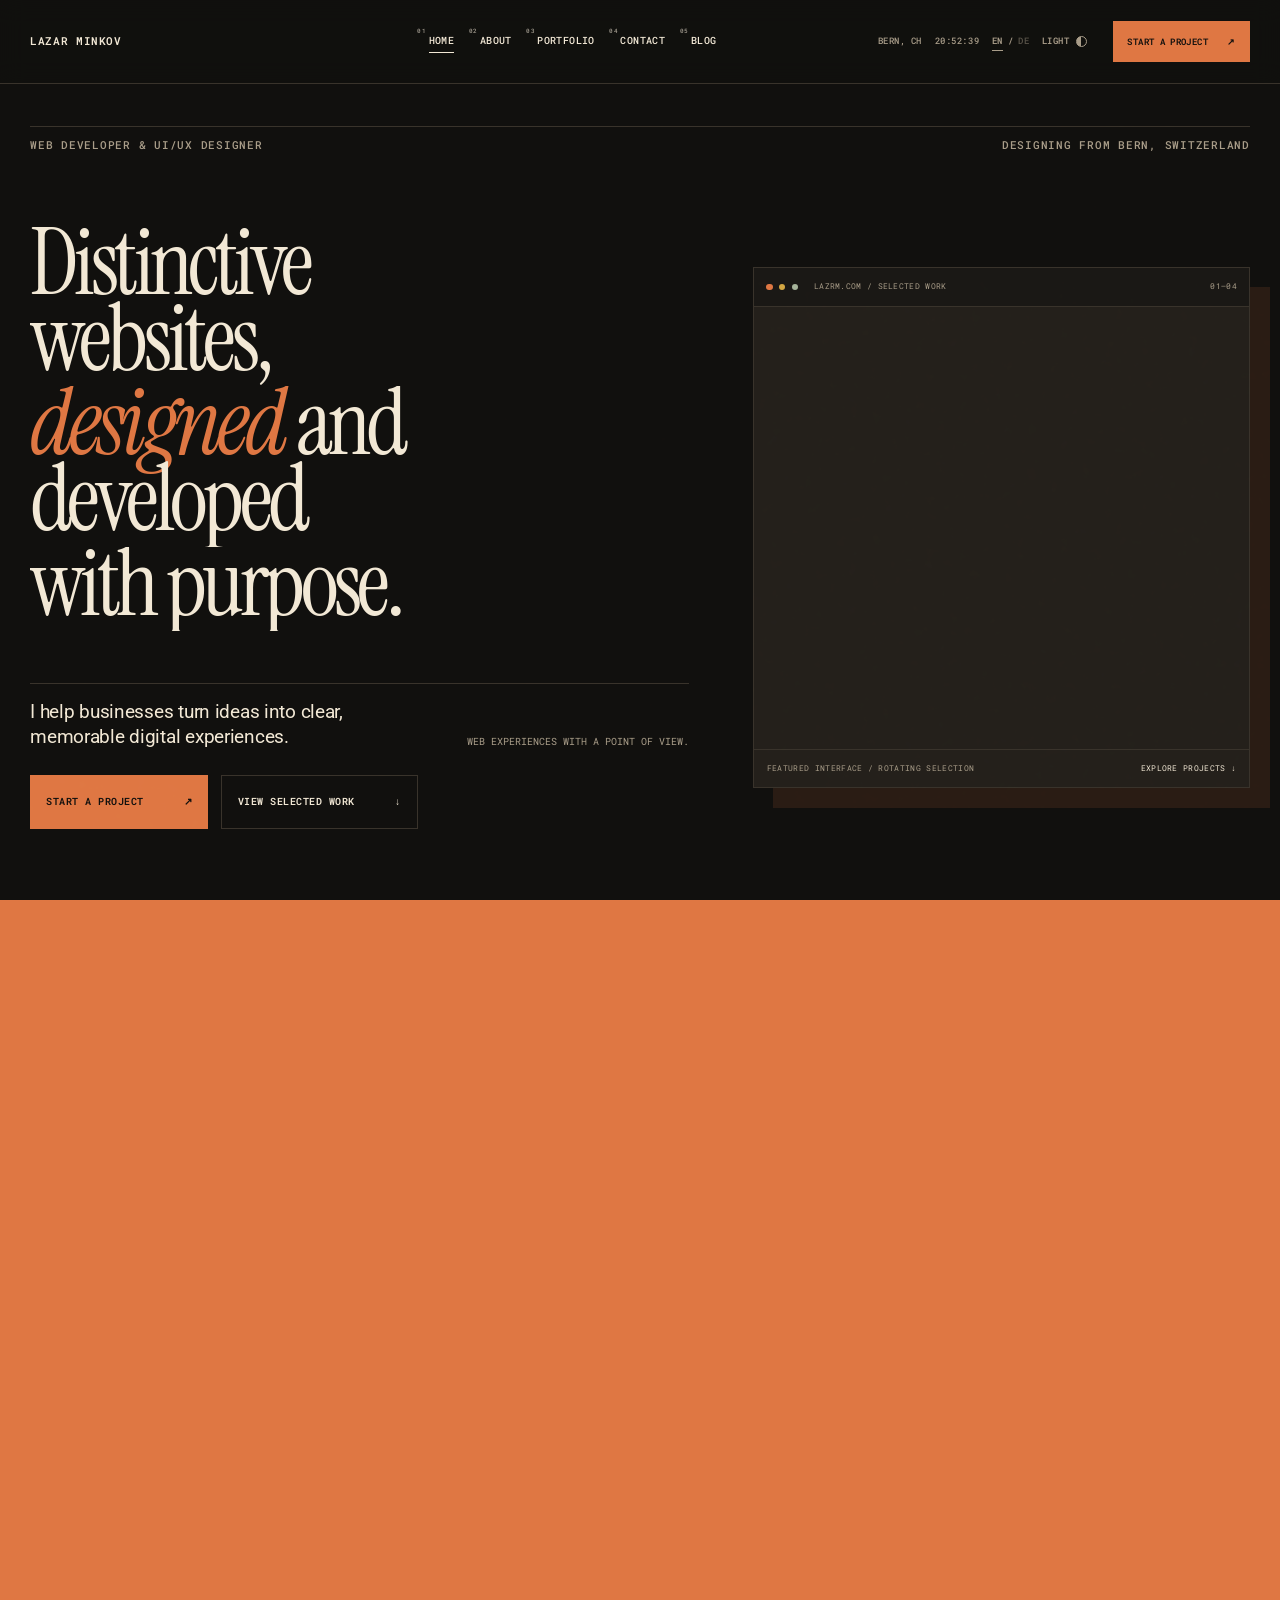
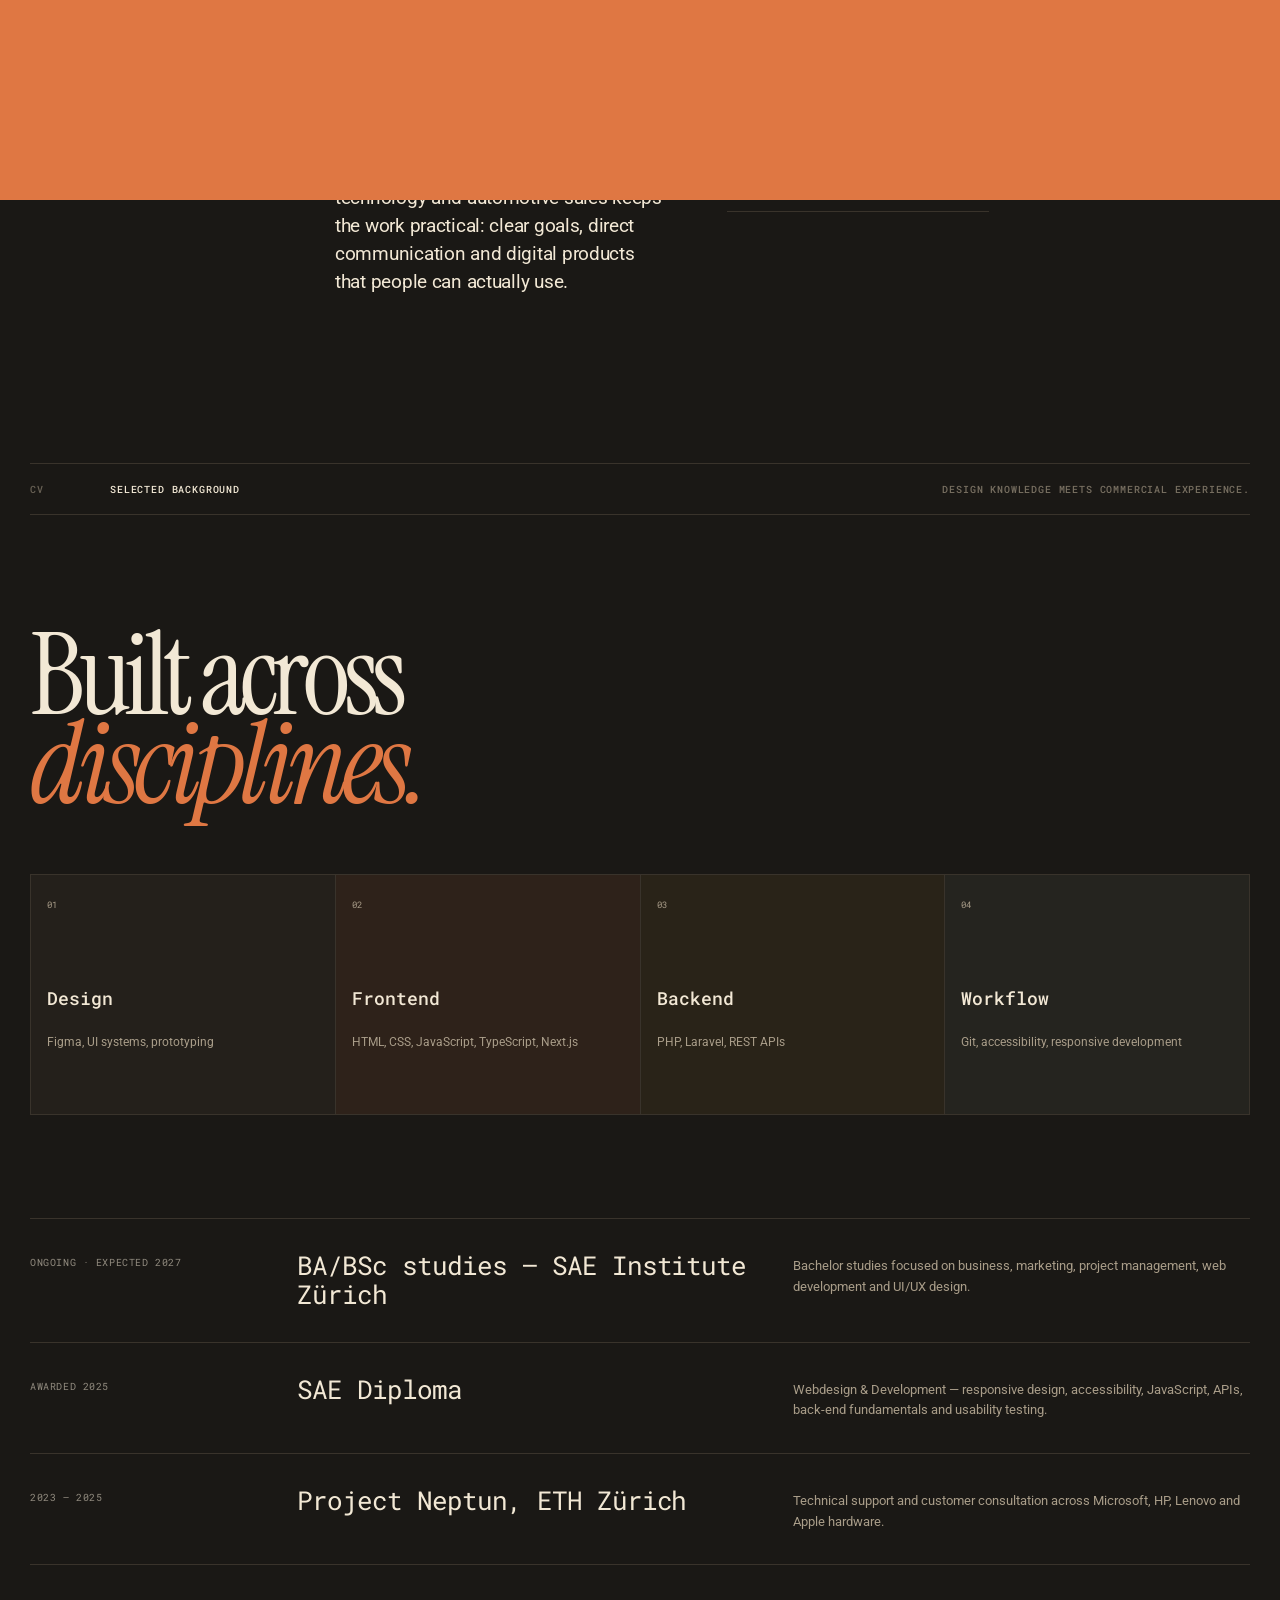
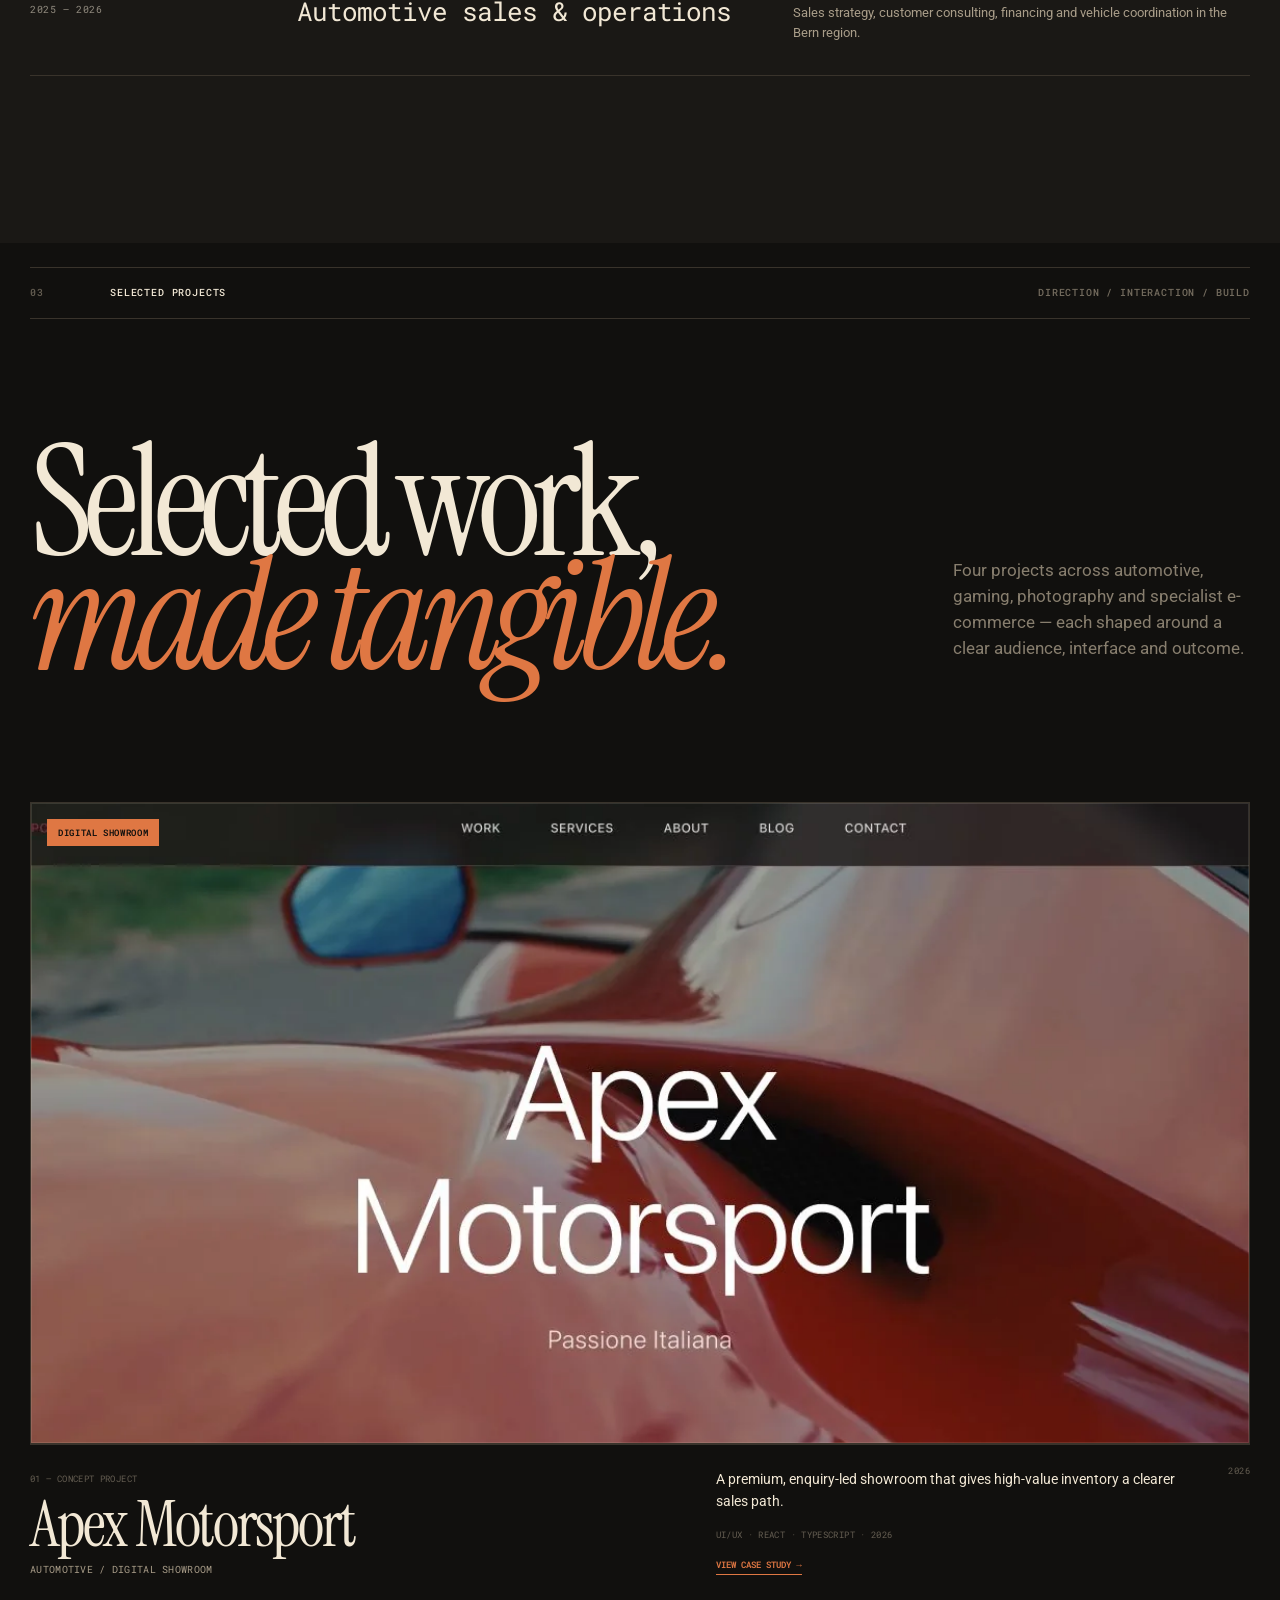
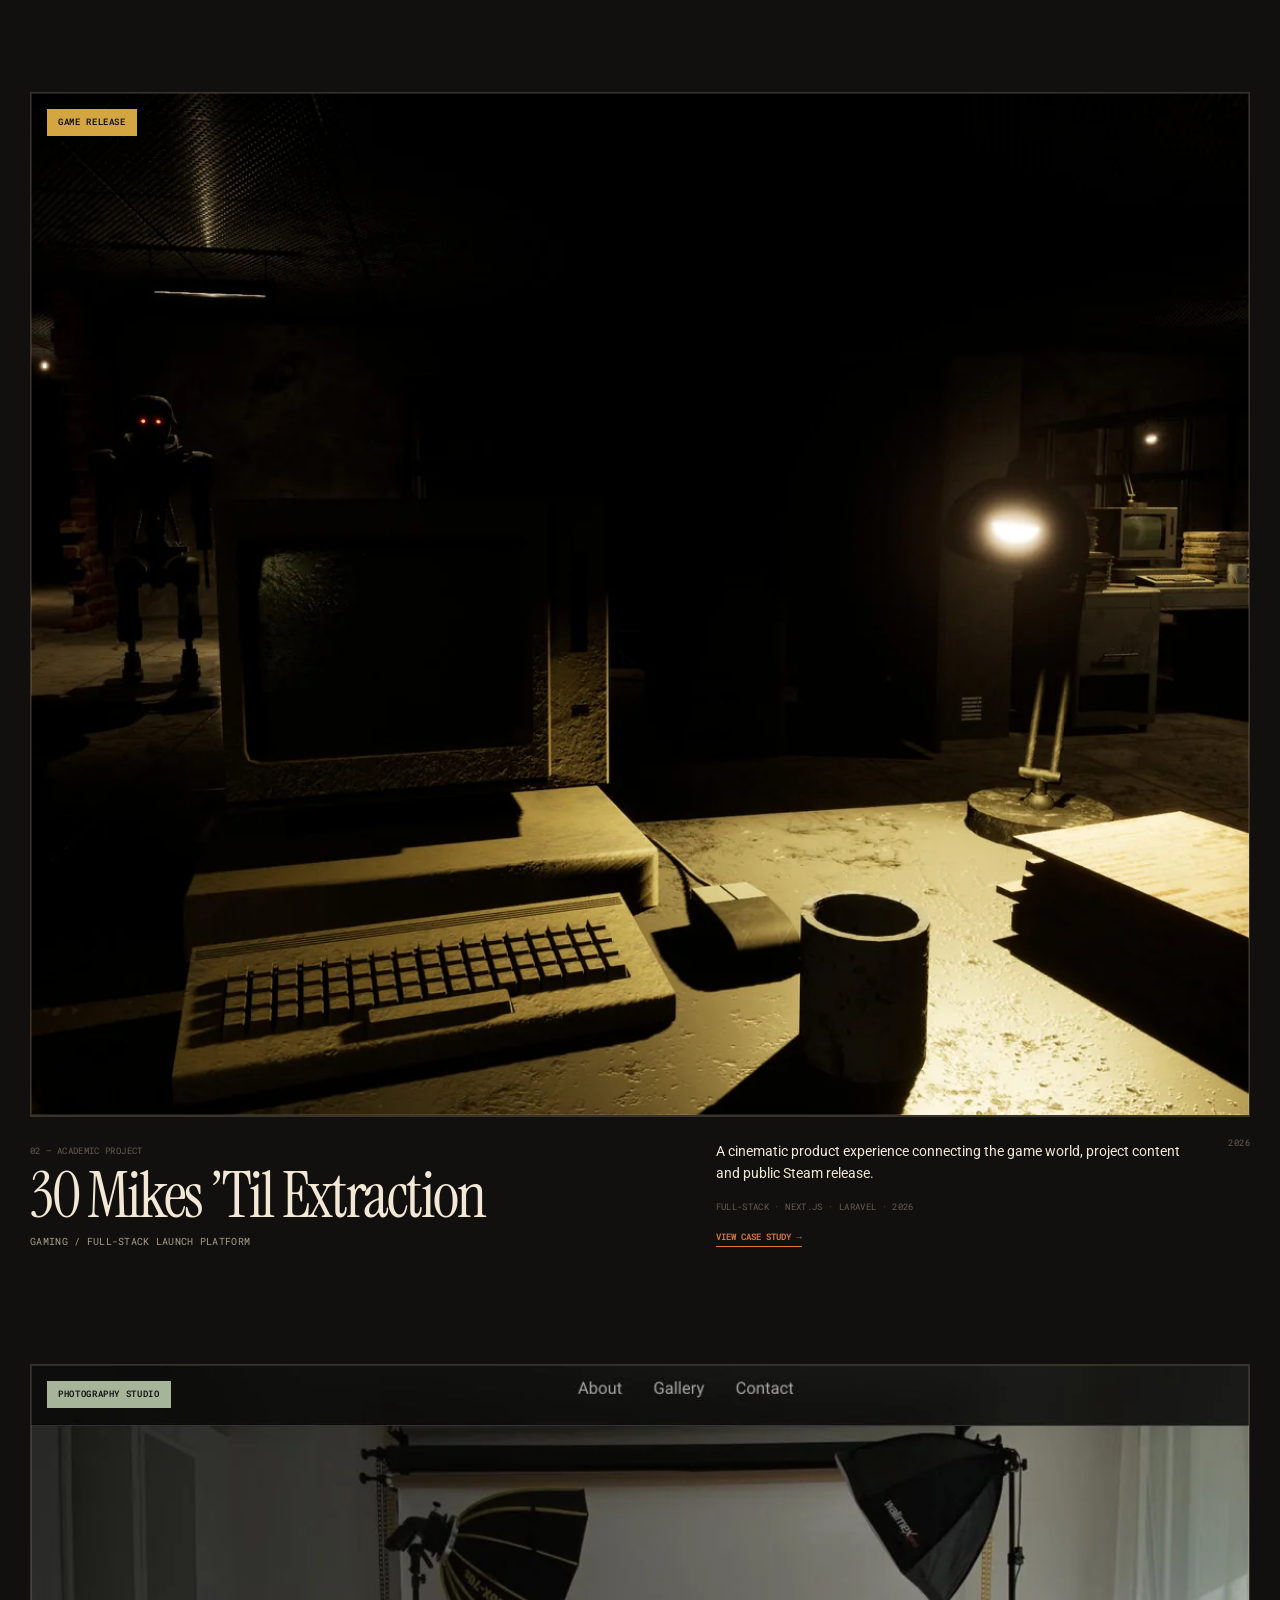
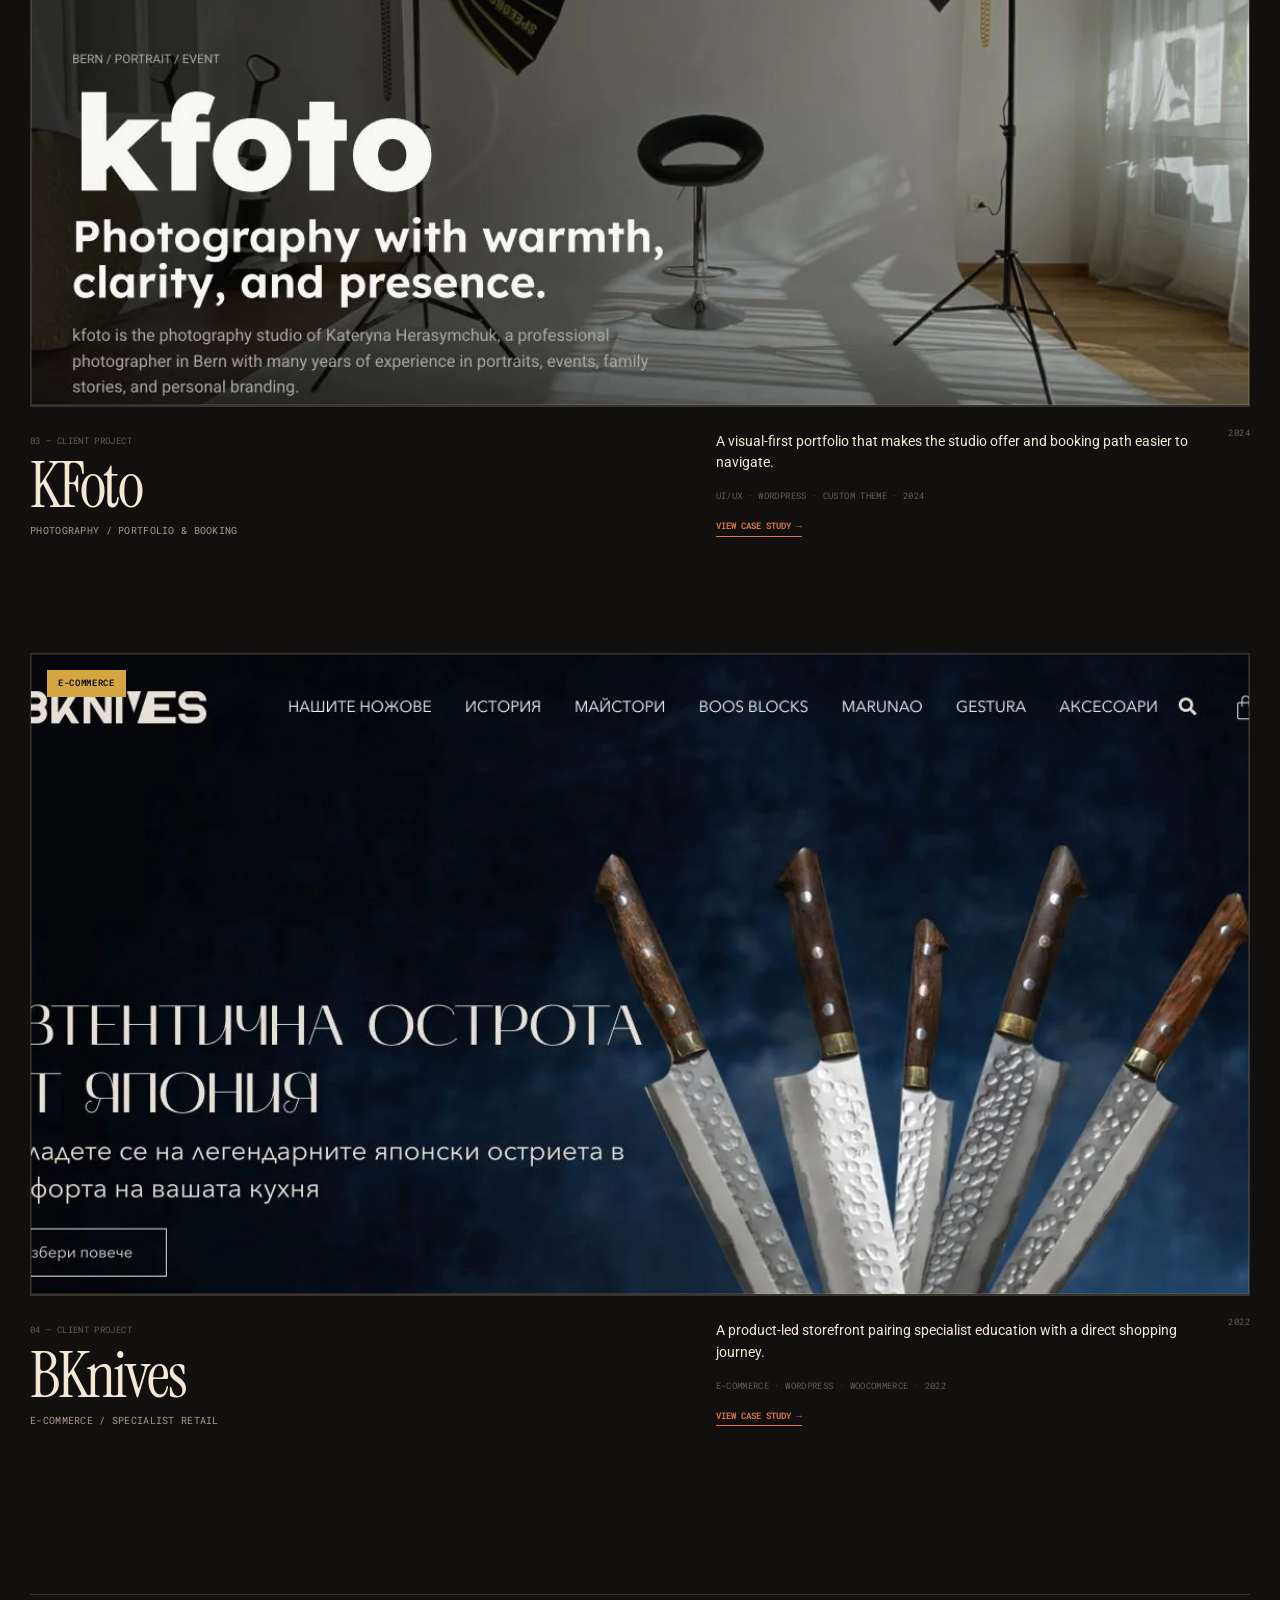
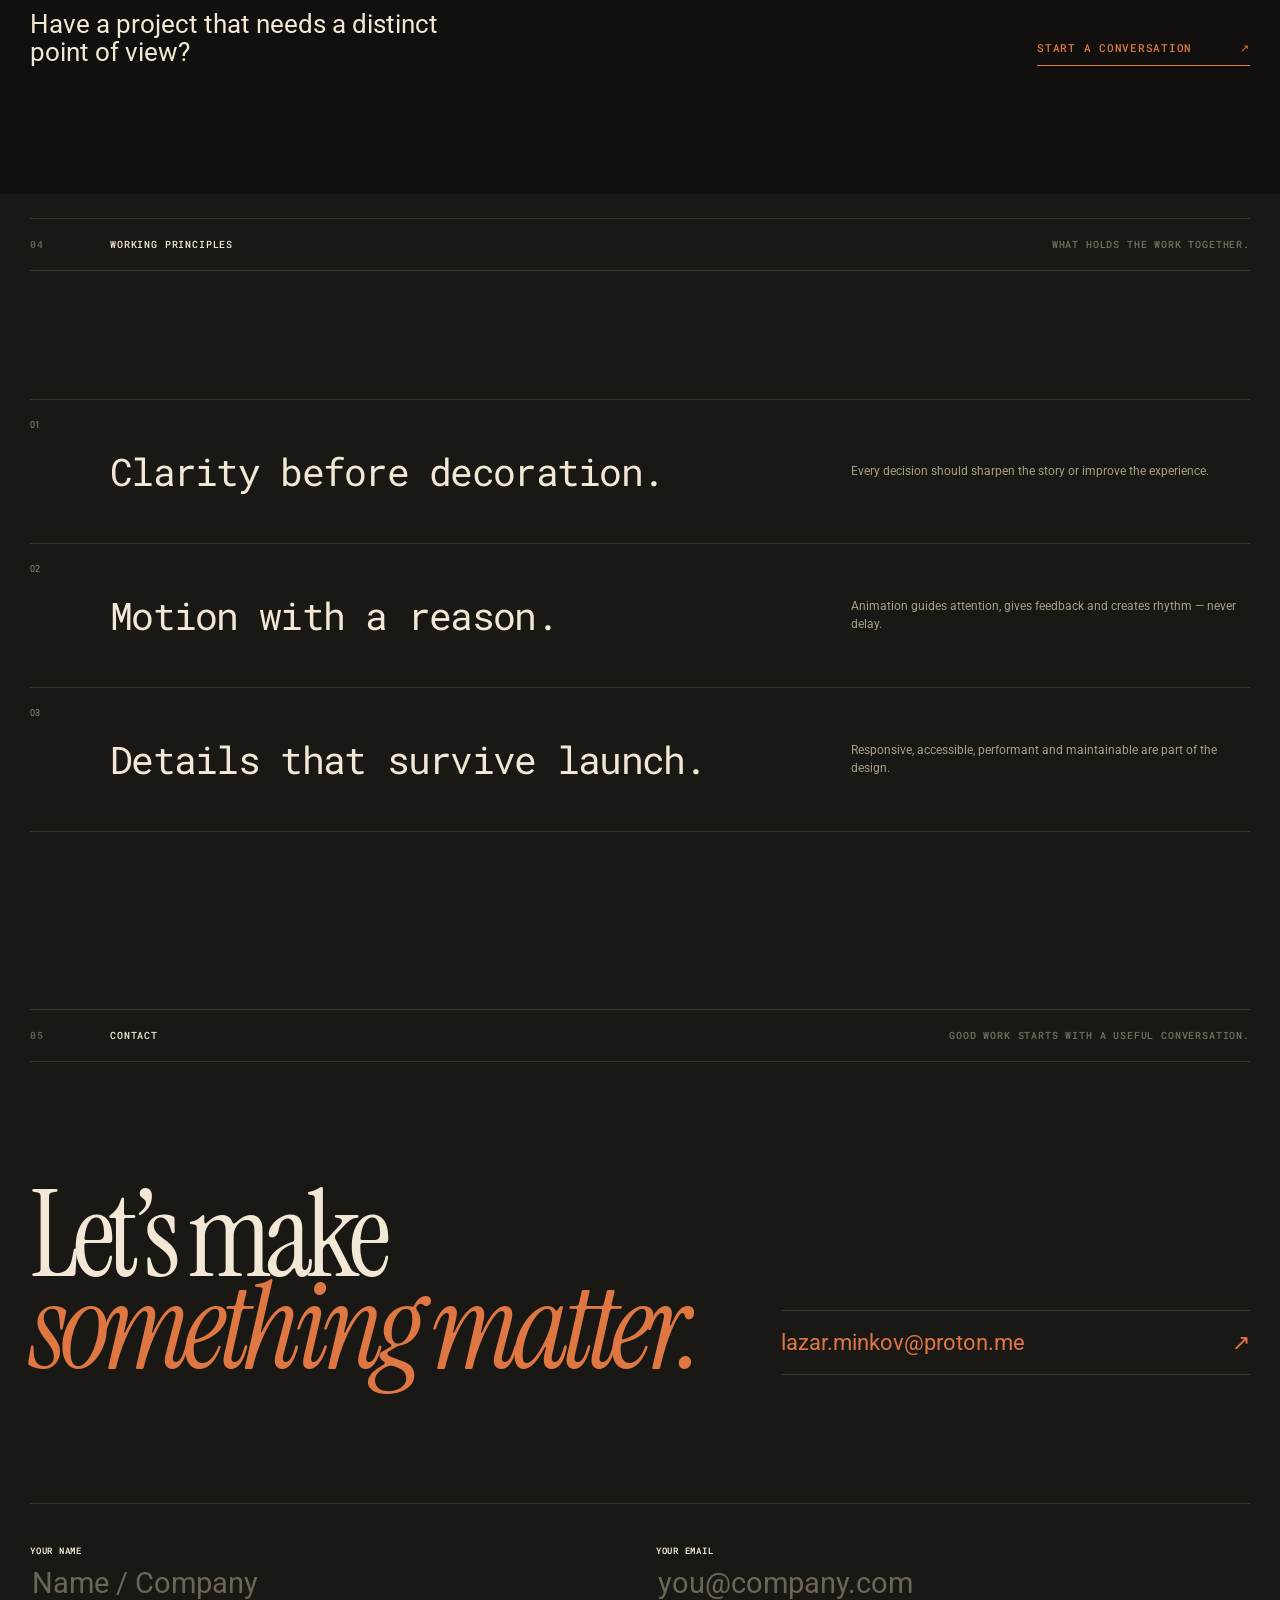
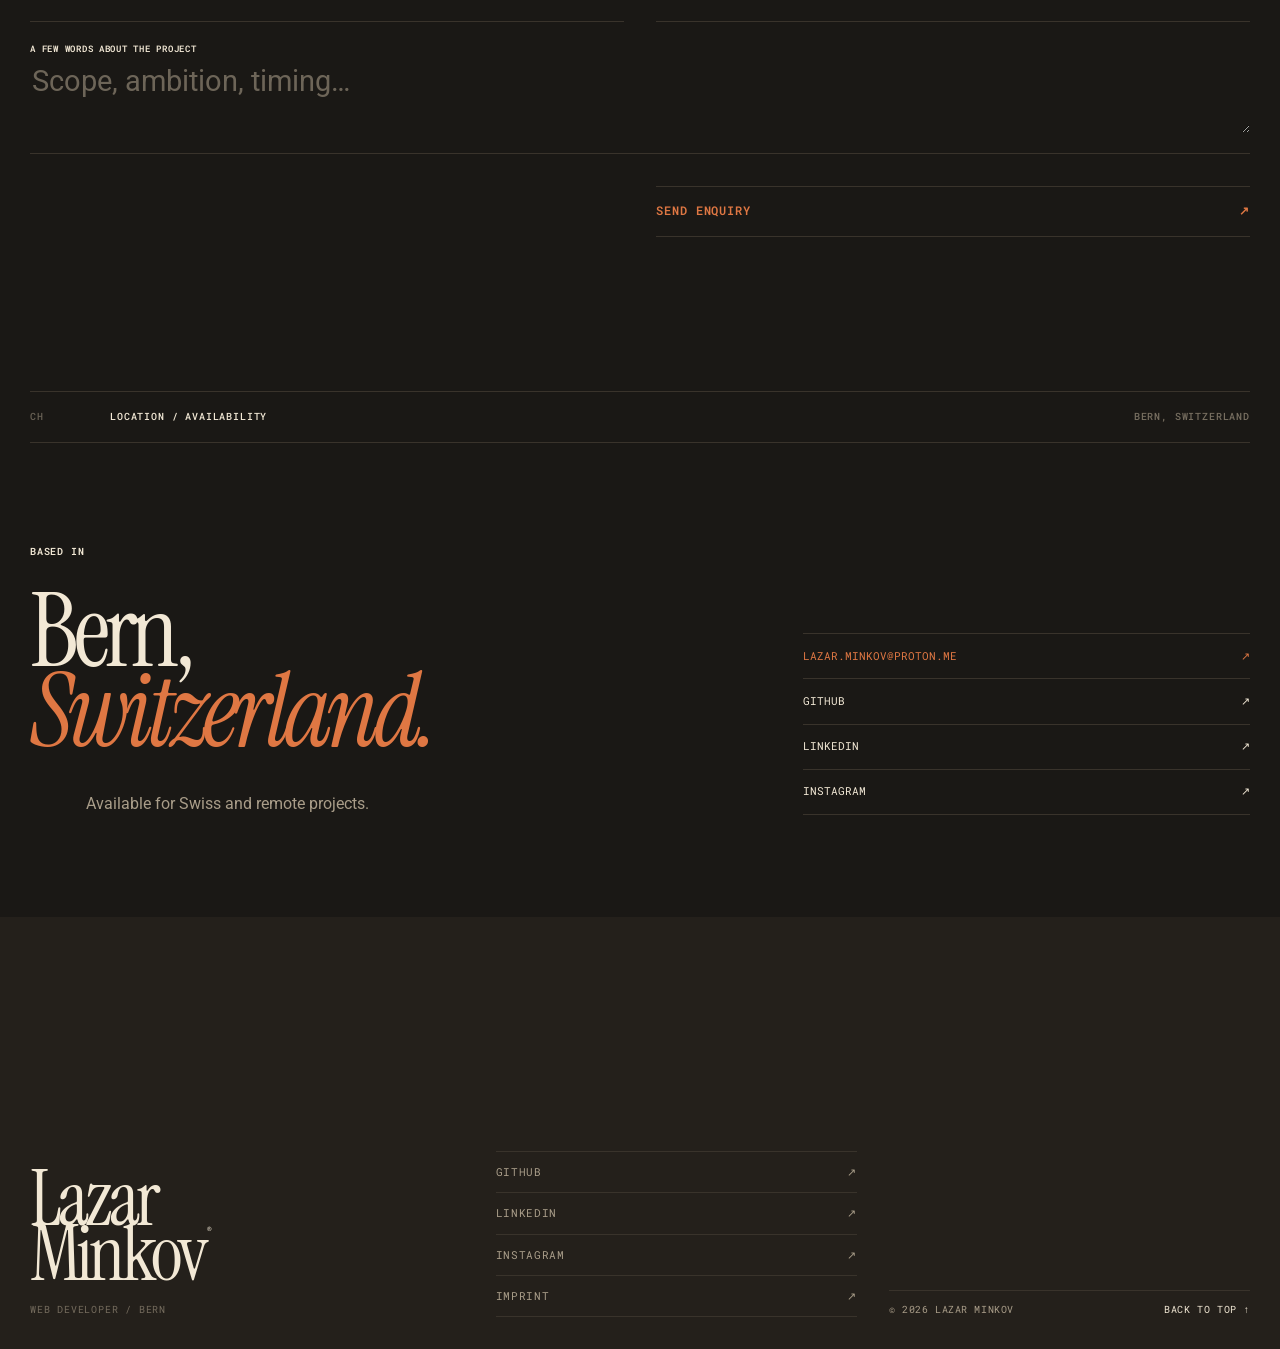
<file: index.html>
<!doctype html>
<html lang="en">
  <head>
    <meta charset="UTF-8" />
    <meta name="viewport" content="width=device-width, initial-scale=1.0" />
    <meta
      name="description"
      content="Lazar Minkov is an independent web developer in Bern, Switzerland, creating distinctive websites with precise code and thoughtful motion."
    />
    <meta name="theme-color" content="#11100E" />
    <script>
      try {
        const savedTheme = localStorage.getItem("lazrm-theme");
        if (savedTheme === "light" || savedTheme === "dark") {
          document.documentElement.dataset.theme = savedTheme;
        }
      } catch {}
    </script>
    <meta property="og:title" content="Lazar Minkov — Web Developer, Bern" />
    <meta
      property="og:description"
      content="Design-led development for identities, portfolios and digital products."
    />
    <meta property="og:type" content="website" />
    <meta property="og:url" content="https://lazrm.com/" />
    <meta
      property="og:image"
      content="https://lazrm.com/assets/images/projects/apex-motorsport.webp"
    />
    <title>Lazar Minkov — Web Developer in Bern</title>
    <link rel="canonical" href="https://lazrm.com/" />
    <link rel="icon" href="assets/favicon.svg" type="image/svg+xml" />
    <link rel="preconnect" href="https://fonts.googleapis.com" />
    <link rel="preconnect" href="https://fonts.gstatic.com" crossorigin />
    <link
      href="https://fonts.googleapis.com/css2?family=Roboto:wght@400;500;700&family=Roboto+Mono:wght@400;500;600&display=swap"
      rel="stylesheet"
    />
    <link
      rel="preload"
      href="assets/fonts/instrument-serif-regular.ttf"
      as="font"
      type="font/ttf"
      crossorigin
    />
    <link rel="stylesheet" href="styles.css" />
    <script src="translations.js" defer></script>
    <script src="app.js" defer></script>
  </head>
  <body data-page="home">
    <a class="skip-link" href="#main" data-i18n="common.skip"
      >Skip to content</a
    >

    <div class="page-wipe" aria-hidden="true"></div>
    <div class="grain" aria-hidden="true"></div>
    <div class="scroll-progress" aria-hidden="true"><span></span></div>

    <div class="cursor" aria-hidden="true">
      <span class="cursor__label"></span>
    </div>

    <header class="site-header">
      <a
        class="brand magnetic"
        href="#home"
        aria-label="Lazar Minkov, back to home"
      >
        <span class="brand__name">Lazar Minkov</span>
      </a>

      <nav class="desktop-nav" aria-label="Primary navigation">
        <a href="#home" data-nav="home"
          ><span>01</span><b data-i18n="common.nav.home">Home</b></a
        >
        <a href="#about" data-nav="about"
          ><span>02</span><b data-i18n="common.nav.about">About</b></a
        >
        <a href="#portfolio" data-nav="portfolio"
          ><span>03</span><b data-i18n="common.nav.portfolio">Portfolio</b></a
        >
        <a href="#contact" data-nav="contact"
          ><span>04</span><b data-i18n="common.nav.contact">Contact</b></a
        >
        <a href="blog.html"
          ><span>05</span><b data-i18n="common.nav.blog">Blog</b></a
        >
      </nav>

      <div class="header-meta">
        <span>Bern, CH</span>
        <span class="bern-time" aria-label="Current time in Bern">--:--</span>
        <div
          class="language-switch"
          role="group"
          aria-label="Language"
          data-i18n-aria-label="common.languageLabel"
        >
          <button type="button" data-lang-switch="en" aria-pressed="true">
            EN
          </button>
          <span>/</span>
          <button type="button" data-lang-switch="de" aria-pressed="false">
            DE
          </button>
        </div>
        <button
          class="theme-toggle"
          type="button"
          data-theme-toggle
          aria-pressed="false"
          aria-label="Switch to light theme"
        >
          <span data-theme-label>Light</span>
          <span class="theme-toggle__icon" aria-hidden="true"></span>
        </button>
      </div>

      <a class="header-cta magnetic" href="#contact">
        <span data-i18n="home.hero.primary">Start a project</span>
        <span aria-hidden="true">↗</span>
      </a>

      <button
        class="menu-toggle magnetic"
        type="button"
        aria-expanded="false"
        aria-controls="mobile-menu"
      >
        <span class="menu-toggle__text" data-i18n="common.menu">Menu</span>
        <span class="menu-toggle__dot" aria-hidden="true"></span>
      </button>
    </header>

    <div class="mobile-menu" id="mobile-menu" aria-hidden="true">
      <div class="mobile-menu__top">
        <span data-i18n="common.navigation">Navigation</span>
        <div class="mobile-language">
          <button type="button" data-lang-switch="en" aria-pressed="true">
            EN
          </button>
          <span>/</span>
          <button type="button" data-lang-switch="de" aria-pressed="false">
            DE
          </button>
        </div>
        <button
          class="theme-toggle theme-toggle--mobile"
          type="button"
          data-theme-toggle
          aria-pressed="false"
          aria-label="Switch to light theme"
        >
          <span data-theme-label>Light</span>
          <span class="theme-toggle__icon" aria-hidden="true"></span>
        </button>
      </div>
      <nav aria-label="Mobile navigation">
        <a href="#home"
          ><span>01</span><b data-i18n="common.nav.home">Home</b></a
        >
        <a href="#about"
          ><span>02</span><b data-i18n="common.nav.about">About</b></a
        >
        <a href="#portfolio"
          ><span>03</span><b data-i18n="common.nav.portfolio">Portfolio</b></a
        >
        <a href="#contact"
          ><span>04</span><b data-i18n="common.nav.contact">Contact</b></a
        >
        <a href="blog.html"
          ><span>05</span><b data-i18n="common.nav.blog">Blog</b></a
        >
      </nav>
      <a class="mobile-menu__cta" href="#contact">
        <span data-i18n="home.hero.primary">Start a project</span>
        <span aria-hidden="true">↗</span>
      </a>
      <div class="mobile-menu__footer">
        <a href="https://github.com/dinero2004" target="_blank" rel="noreferrer"
          >GitHub ↗</a
        >
        <a
          href="https://www.linkedin.com/in/lazar-minkov-b0494b22a/"
          target="_blank"
          rel="noreferrer"
          >LinkedIn ↗</a
        >
        <a
          href="https://www.instagram.com/lazar.minkov"
          target="_blank"
          rel="noreferrer"
          >Instagram ↗</a
        >
      </div>
    </div>

    <main id="main">
      <section class="hero section-light" id="home" data-section="home">
        <div class="hero__eyebrow reveal">
          <p data-i18n="home.hero.eyebrow1">
            Web developer &amp; UI/UX designer
          </p>
          <p data-i18n="home.hero.eyebrow2">Designing from Bern, Switzerland</p>
        </div>

        <div class="hero__composition">
          <div class="hero__copy">
            <h1 class="hero__title" data-i18n-html="home.hero.title">
              <span class="title-line"><span>Distinctive websites,</span></span>
              <span class="title-line"
                ><span><em>designed</em> and developed</span></span
              >
              <span class="title-line"><span>with purpose.</span></span>
            </h1>

            <div class="hero__message reveal">
              <p class="hero__intro" data-i18n="home.hero.intro">
                I help businesses turn ideas into clear, memorable digital
                experiences.
              </p>
              <p class="hero__support" data-i18n="home.hero.support">
                Web experiences with a point of view.
              </p>
            </div>

            <div class="hero__actions reveal">
              <a class="button-primary magnetic" href="#contact">
                <span data-i18n="home.hero.primary">Start a project</span>
                <span aria-hidden="true">↗</span>
              </a>
              <a class="button-secondary" href="#portfolio">
                <span data-i18n="home.hero.secondary">View selected work</span>
                <span aria-hidden="true">↓</span>
              </a>
            </div>
          </div>

          <a
            class="hero__showcase reveal"
            href="#portfolio"
            data-cursor="Explore"
            aria-label="View selected projects"
          >
            <div class="browser-bar" aria-hidden="true">
              <span></span><span></span><span></span>
              <p>lazrm.com / selected work</p>
              <b>01—04</b>
            </div>
            <div class="hero__showcase-images">
              <img
                src="assets/images/projects/apex-motorsport.webp"
                alt=""
                width="1512"
                height="640"
              />
              <img
                src="assets/images/projects/30-mikes.webp"
                alt=""
                width="1920"
                height="1022"
              />
              <img
                src="assets/images/projects/kfoto.webp"
                alt=""
                width="1512"
                height="640"
              />
              <img
                src="assets/images/projects/bknives.webp"
                alt=""
                width="1280"
                height="640"
              />
            </div>
            <div class="hero__showcase-meta">
              <span data-i18n="home.hero.showcase"
                >Featured interface / rotating selection</span
              >
              <span data-i18n="home.hero.explore">Explore projects ↓</span>
            </div>
          </a>
        </div>

        <div class="hero__index" aria-hidden="true">
          <span>(01)</span>
          <span>46.9480° N</span>
        </div>
      </section>

      <div class="marquee" aria-hidden="true">
        <div class="marquee__track">
          <span data-i18n="home.marquee.design">Design direction</span><i>✳</i>
          <span data-i18n="home.marquee.development">Creative development</span
          ><i>✳</i>
          <span data-i18n="home.marquee.motion">Interaction &amp; motion</span
          ><i>✳</i> <span data-i18n="home.marquee.bern">Based in Bern</span
          ><i>✳</i> <span data-i18n="home.marquee.design">Design direction</span
          ><i>✳</i>
          <span data-i18n="home.marquee.development">Creative development</span
          ><i>✳</i>
          <span data-i18n="home.marquee.motion">Interaction &amp; motion</span
          ><i>✳</i> <span data-i18n="home.marquee.bern">Based in Bern</span
          ><i>✳</i>
        </div>
      </div>

      <section class="about section-bone" id="about" data-section="about">
        <div class="section-heading reveal">
          <span class="section-number">02</span>
          <p data-i18n="home.about.kicker">About / Approach</p>
          <p class="section-heading__side" data-i18n="home.about.side">
            Design direction meets working code.
          </p>
        </div>

        <div class="about__statement reveal">
          <h2 class="serif-statement" data-i18n-html="home.about.statement">
            Small on <em>footprint</em>,<br />large on feeling.
          </h2>
        </div>

        <div class="about__grid">
          <div class="about__bio reveal">
            <p class="label" data-i18n="home.about.profile">Profile</p>
            <p data-i18n="home.about.bio1">
              I’m Lazar, a web developer and UI/UX designer working where visual
              identity, interface design and front-end engineering overlap.
            </p>
            <p data-i18n="home.about.bio2">
              My background in customer-facing technology and automotive sales
              keeps the work practical: clear goals, direct communication and
              digital products that people can actually use.
            </p>
          </div>

          <div class="about__services reveal">
            <p class="label" data-i18n="home.about.services">What I do</p>
            <ol>
              <li>
                <span>01</span>
                <p data-i18n="home.about.service1">Art direction &amp; UI/UX</p>
              </li>
              <li>
                <span>02</span>
                <p data-i18n="home.about.service2">
                  Front-end &amp; full-stack development
                </p>
              </li>
              <li>
                <span>03</span>
                <p data-i18n="home.about.service3">Motion &amp; interaction</p>
              </li>
              <li>
                <span>04</span>
                <p data-i18n="home.about.service4">
                  E-commerce &amp; digital products
                </p>
              </li>
            </ol>
          </div>

          <div class="about__facts reveal">
            <p class="label" data-i18n="home.about.facts">In short</p>
            <dl>
              <dt data-i18n="home.about.based">Based</dt>
              <dd data-i18n="home.about.basedValue">Bern, CH</dd>
              <dt data-i18n="home.about.focus">Focus</dt>
              <dd data-i18n="home.about.focusValue">Web &amp; digital</dd>
              <dt data-i18n="home.about.credential">Diploma</dt>
              <dd data-i18n="home.about.credentialValue">
                SAE Webdesign &amp; Development
              </dd>
              <dt data-i18n="home.about.available">Available</dt>
              <dd>
                <span class="status-dot"></span
                ><span data-i18n="home.about.availableValue"
                  >Select projects</span
                >
              </dd>
            </dl>
          </div>
        </div>

        <div class="background-block">
          <div class="section-heading reveal">
            <span class="section-number">CV</span>
            <p data-i18n="home.background.kicker">Selected background</p>
            <p class="section-heading__side" data-i18n="home.background.side">
              Design knowledge meets commercial experience.
            </p>
          </div>

          <div class="background-block__intro reveal">
            <h2 data-i18n-html="home.background.title">
              Built across<br /><em>disciplines.</em>
            </h2>
          </div>

          <div class="capabilities-grid reveal" aria-label="Capabilities">
            <article>
              <span>01</span>
              <h3 data-i18n="home.background.skills.design">Design</h3>
              <p data-i18n="home.background.skills.designList">
                Figma, UI systems, prototyping
              </p>
            </article>
            <article>
              <span>02</span>
              <h3 data-i18n="home.background.skills.frontend">Frontend</h3>
              <p data-i18n="home.background.skills.frontendList">
                HTML, CSS, JavaScript, TypeScript, Next.js
              </p>
            </article>
            <article>
              <span>03</span>
              <h3 data-i18n="home.background.skills.backend">Backend</h3>
              <p data-i18n="home.background.skills.backendList">
                PHP, Laravel, REST APIs
              </p>
            </article>
            <article>
              <span>04</span>
              <h3 data-i18n="home.background.skills.workflow">Workflow</h3>
              <p data-i18n="home.background.skills.workflowList">
                Git, accessibility, responsive development
              </p>
            </article>
          </div>

          <div class="experience-list">
            <article class="experience reveal">
              <span data-i18n="home.background.item1.date"
                >Ongoing · Expected 2027</span
              >
              <h3 data-i18n="home.background.item1.title">
                BA/BSc studies — SAE Institute Zürich
              </h3>
              <p data-i18n="home.background.item1.text">
                Bachelor studies focused on business, marketing, project
                management, web development and UI/UX design.
              </p>
            </article>
            <article class="experience reveal">
              <span data-i18n="home.background.item2.date">Awarded 2025</span>
              <h3 data-i18n="home.background.item2.title">SAE Diploma</h3>
              <p data-i18n="home.background.item2.text">
                Webdesign &amp; Development — responsive design, accessibility,
                JavaScript, APIs, back-end fundamentals and usability testing.
              </p>
            </article>
            <article class="experience reveal">
              <span data-i18n="home.background.item3.date">2023 — 2025</span>
              <h3 data-i18n="home.background.item3.title">
                Project Neptun, ETH Zürich
              </h3>
              <p data-i18n="home.background.item3.text">
                Technical support and customer consultation across Microsoft,
                HP, Lenovo and Apple hardware.
              </p>
            </article>
            <article class="experience reveal">
              <span data-i18n="home.background.item4.date">2025 — 2026</span>
              <h3 data-i18n="home.background.item4.title">
                Automotive sales &amp; operations
              </h3>
              <p data-i18n="home.background.item4.text">
                Sales strategy, customer consulting, financing and vehicle
                coordination in the Bern region.
              </p>
            </article>
          </div>
        </div>
      </section>

      <section
        class="portfolio section-dark"
        id="portfolio"
        data-section="portfolio"
      >
        <div class="section-heading section-heading--dark reveal">
          <span class="section-number">03</span>
          <p data-i18n="home.portfolio.kicker">Selected projects</p>
          <p class="section-heading__side" data-i18n="home.portfolio.side">
            Direction / Interaction / Build
          </p>
        </div>

        <div class="portfolio__intro reveal">
          <h2 data-i18n-html="home.portfolio.title">
            Selected work,<br /><em>made tangible.</em>
          </h2>
          <p data-i18n="home.portfolio.intro">
            Four live projects across automotive, gaming, photography and
            specialist e-commerce — each shaped around a distinct audience and
            business goal.
          </p>
        </div>

        <div class="projects">
          <article class="project reveal">
            <a
              class="project__media"
              href="case-study.html?project=apex-motorsport"
              data-cursor="View"
            >
              <img
                src="assets/images/projects/apex-motorsport.webp"
                alt="Apex Motorsport digital showroom displaying a red sports car"
                width="1512"
                height="640"
                loading="lazy"
              />
              <span class="project__tag" data-i18n="home.portfolio.apex.tag"
                >Digital showroom</span
              >
            </a>
            <div class="project__meta">
              <div>
                <span data-i18n="home.portfolio.apex.kind"
                  >01 — Concept project</span
                >
                <h3>Apex Motorsport</h3>
                <p class="project__type" data-i18n="home.portfolio.apex.type">
                  Automotive / Digital showroom
                </p>
              </div>
              <div class="project__summary">
                <p data-i18n="home.portfolio.apex.description">
                  A premium, enquiry-led showroom that gives high-value
                  inventory a clearer sales path.
                </p>
                <span data-i18n="home.portfolio.apex.stack"
                  >UI/UX · React · TypeScript · 2026</span
                >
                <a
                  class="project__action"
                  href="case-study.html?project=apex-motorsport"
                  ><span data-i18n="common.viewCaseStudy">View case study</span>
                  →</a
                >
              </div>
              <span class="project__year">2026</span>
            </div>
          </article>

          <article class="project project--narrow reveal">
            <a
              class="project__media"
              href="case-study.html?project=30-mikes"
              data-cursor="View"
            >
              <img
                src="assets/images/projects/30-mikes.webp"
                alt="Dark first-person gameplay scene from 30 Mikes 'Til Extraction"
                width="1920"
                height="1022"
                loading="lazy"
              />
              <span class="project__tag" data-i18n="home.portfolio.mikes.tag"
                >Game release</span
              >
            </a>
            <div class="project__meta">
              <div>
                <span data-i18n="home.portfolio.mikes.kind"
                  >02 — Academic project</span
                >
                <h3>30 Mikes ’Til Extraction</h3>
                <p class="project__type" data-i18n="home.portfolio.mikes.type">
                  Gaming / Full-stack launch platform
                </p>
              </div>
              <div class="project__summary">
                <p data-i18n="home.portfolio.mikes.description">
                  A cinematic product experience connecting the game world,
                  project content and public Steam release.
                </p>
                <span data-i18n="home.portfolio.mikes.stack"
                  >Full-stack · Next.js · Laravel · 2026</span
                >
                <a
                  class="project__action"
                  href="case-study.html?project=30-mikes"
                  ><span data-i18n="common.viewCaseStudy">View case study</span>
                  →</a
                >
              </div>
              <span class="project__year">2026</span>
            </div>
          </article>

          <article class="project project--kfoto reveal">
            <a
              class="project__media"
              href="case-study.html?project=kfoto"
              data-cursor="View"
            >
              <img
                src="assets/images/projects/kfoto.webp"
                alt="KFoto photography studio website in Bern"
                width="1512"
                height="640"
                loading="lazy"
              />
              <span class="project__tag" data-i18n="home.portfolio.kfoto.tag"
                >Photography studio</span
              >
            </a>
            <div class="project__meta">
              <div>
                <span data-i18n="home.portfolio.kfoto.kind"
                  >03 — Client project</span
                >
                <h3>KFoto</h3>
                <p class="project__type" data-i18n="home.portfolio.kfoto.type">
                  Photography / Portfolio &amp; booking
                </p>
              </div>
              <div class="project__summary">
                <p data-i18n="home.portfolio.kfoto.description">
                  A visual-first portfolio that makes the studio offer and
                  booking path easier to navigate.
                </p>
                <span data-i18n="home.portfolio.kfoto.stack"
                  >UI/UX · WordPress · Custom theme · 2024</span
                >
                <a class="project__action" href="case-study.html?project=kfoto"
                  ><span data-i18n="common.viewCaseStudy">View case study</span>
                  →</a
                >
              </div>
              <span class="project__year">2024</span>
            </div>
          </article>

          <article class="project project--narrow project--bknives reveal">
            <a
              class="project__media"
              href="case-study.html?project=bknives"
              data-cursor="View"
            >
              <img
                src="assets/images/projects/bknives.webp"
                alt="BKnives online shop displaying handcrafted Japanese kitchen knives"
                width="1280"
                height="640"
                loading="lazy"
              />
              <span class="project__tag" data-i18n="home.portfolio.bknives.tag"
                >E-commerce</span
              >
            </a>
            <div class="project__meta">
              <div>
                <span data-i18n="home.portfolio.bknives.kind"
                  >04 — Client project</span
                >
                <h3>BKnives</h3>
                <p
                  class="project__type"
                  data-i18n="home.portfolio.bknives.type"
                >
                  E-commerce / Specialist retail
                </p>
              </div>
              <div class="project__summary">
                <p data-i18n="home.portfolio.bknives.description">
                  A product-led storefront pairing specialist education with a
                  direct shopping journey.
                </p>
                <span data-i18n="home.portfolio.bknives.stack"
                  >E-commerce · WordPress · WooCommerce · 2022</span
                >
                <a
                  class="project__action"
                  href="case-study.html?project=bknives"
                  ><span data-i18n="common.viewCaseStudy">View case study</span>
                  →</a
                >
              </div>
              <span class="project__year">2022</span>
            </div>
          </article>
        </div>

        <div class="portfolio__footer reveal">
          <p data-i18n="home.portfolio.footer">
            Have a project that needs a distinct point of view?
          </p>
          <a class="text-link magnetic" href="#contact">
            <b data-i18n="home.portfolio.cta">Start a conversation</b>
            <span>↗</span>
          </a>
        </div>
      </section>

      <section class="principles section-light">
        <div class="section-heading reveal">
          <span class="section-number">04</span>
          <p data-i18n="home.principles.kicker">Working principles</p>
          <p class="section-heading__side" data-i18n="home.principles.side">
            What holds the work together.
          </p>
        </div>

        <div class="principles__list">
          <article class="principle reveal" data-principle="01">
            <span>01</span>
            <h3 data-i18n="home.principles.one.title">
              Clarity before decoration.
            </h3>
            <p data-i18n="home.principles.one.text">
              Every decision should sharpen the story or improve the experience.
            </p>
          </article>
          <article class="principle reveal" data-principle="02">
            <span>02</span>
            <h3 data-i18n="home.principles.two.title">Motion with a reason.</h3>
            <p data-i18n="home.principles.two.text">
              Animation guides attention, gives feedback and creates rhythm —
              never delay.
            </p>
          </article>
          <article class="principle reveal" data-principle="03">
            <span>03</span>
            <h3 data-i18n="home.principles.three.title">
              Details that survive launch.
            </h3>
            <p data-i18n="home.principles.three.text">
              Responsive, accessible, performant and maintainable are part of
              the design.
            </p>
          </article>
        </div>
      </section>

      <section class="contact section-bone" id="contact" data-section="contact">
        <div class="section-heading reveal">
          <span class="section-number">05</span>
          <p data-i18n="home.contact.kicker">Contact</p>
          <p class="section-heading__side" data-i18n="home.contact.side">
            Good work starts with a useful conversation.
          </p>
        </div>

        <div class="contact__top reveal">
          <h2 data-i18n-html="home.contact.title">
            Let’s make<br /><em>something matter.</em>
          </h2>
          <a
            class="contact__email"
            href="mailto:lazar.minkov@proton.me"
            data-cursor="Write"
          >
            lazar.minkov@proton.me <span>↗</span>
          </a>
        </div>

        <form class="contact-form reveal" data-contact-form>
          <div class="form-field">
            <label for="name" data-i18n="home.contact.nameLabel"
              >Your name</label
            >
            <input
              id="name"
              name="name"
              type="text"
              autocomplete="name"
              placeholder="Name / Company"
              data-i18n-placeholder="home.contact.namePlaceholder"
              required
            />
          </div>
          <div class="form-field">
            <label for="email" data-i18n="home.contact.emailLabel"
              >Your email</label
            >
            <input
              id="email"
              name="email"
              type="email"
              autocomplete="email"
              placeholder="you@company.com"
              data-i18n-placeholder="home.contact.emailPlaceholder"
              required
            />
          </div>
          <div class="form-field form-field--wide">
            <label for="message" data-i18n="home.contact.messageLabel">
              A few words about the project
            </label>
            <textarea
              id="message"
              name="message"
              rows="2"
              placeholder="Scope, ambition, timing…"
              data-i18n-placeholder="home.contact.messagePlaceholder"
              required
            ></textarea>
          </div>
          <button class="form-submit magnetic" type="submit">
            <span data-i18n="home.contact.send">Send enquiry</span>
            <span aria-hidden="true">↗</span>
          </button>
        </form>

        <div class="availability reveal">
          <div class="section-heading">
            <span class="section-number">CH</span>
            <p data-i18n="home.office.kicker">Location / Availability</p>
            <p class="section-heading__side" data-i18n="home.office.side">
              Bern, Switzerland
            </p>
          </div>

          <div class="availability__panel">
            <div>
              <p class="label" data-i18n="home.office.basedLabel">Based in</p>
              <h2 data-i18n-html="home.office.heading">
                Bern,<br /><em>Switzerland.</em>
              </h2>
              <p data-i18n="home.office.availability">
                Available for Swiss and remote projects.
              </p>
            </div>
            <div class="availability__links">
              <a href="mailto:lazar.minkov@proton.me"
                >lazar.minkov@proton.me <span>↗</span></a
              >
              <a
                href="https://github.com/dinero2004"
                target="_blank"
                rel="noreferrer"
                >GitHub <span>↗</span></a
              >
              <a
                href="https://www.linkedin.com/in/lazar-minkov-b0494b22a/"
                target="_blank"
                rel="noreferrer"
                >LinkedIn <span>↗</span></a
              >
              <a
                href="https://www.instagram.com/lazar.minkov"
                target="_blank"
                rel="noreferrer"
                >Instagram <span>↗</span></a
              >
            </div>
          </div>
        </div>
      </section>
    </main>

    <footer class="site-footer">
      <div class="site-footer__brand">
        <p>Lazar<br />Minkov<sup>®</sup></p>
        <span data-i18n="common.footerRole">Web developer / Bern</span>
      </div>
      <nav aria-label="Social links">
        <a href="https://github.com/dinero2004" target="_blank" rel="noreferrer"
          >GitHub <span>↗</span></a
        >
        <a
          href="https://www.linkedin.com/in/lazar-minkov-b0494b22a/"
          target="_blank"
          rel="noreferrer"
          >LinkedIn <span>↗</span></a
        >
        <a
          href="https://www.instagram.com/lazar.minkov"
          target="_blank"
          rel="noreferrer"
          >Instagram <span>↗</span></a
        >
        <a href="imprint.html"
          ><b data-i18n="common.imprint">Imprint</b> <span>↗</span></a
        >
      </nav>
      <div class="site-footer__meta">
        <p>© <span data-year></span> Lazar Minkov</p>
        <button type="button" data-back-to-top data-i18n="common.backTop">
          Back to top ↑
        </button>
      </div>
    </footer>
  </body>
</html>
</file>
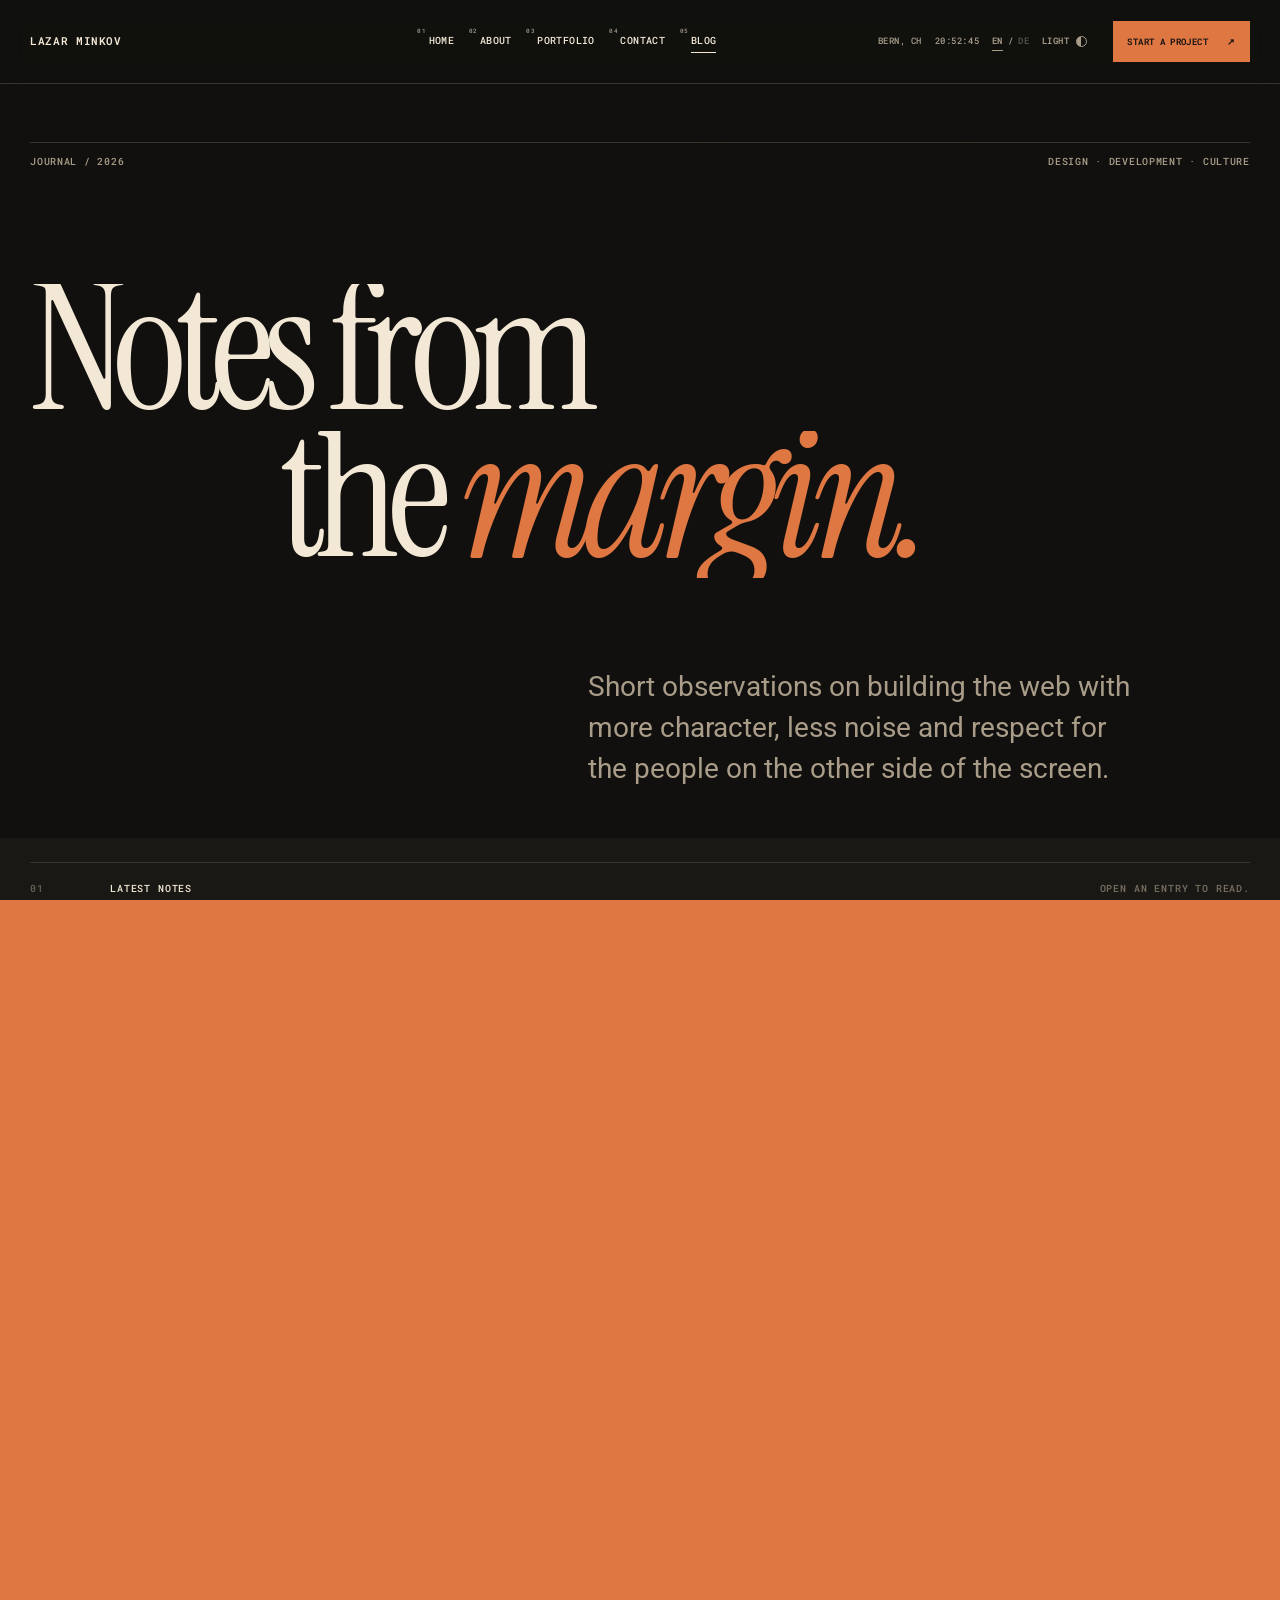
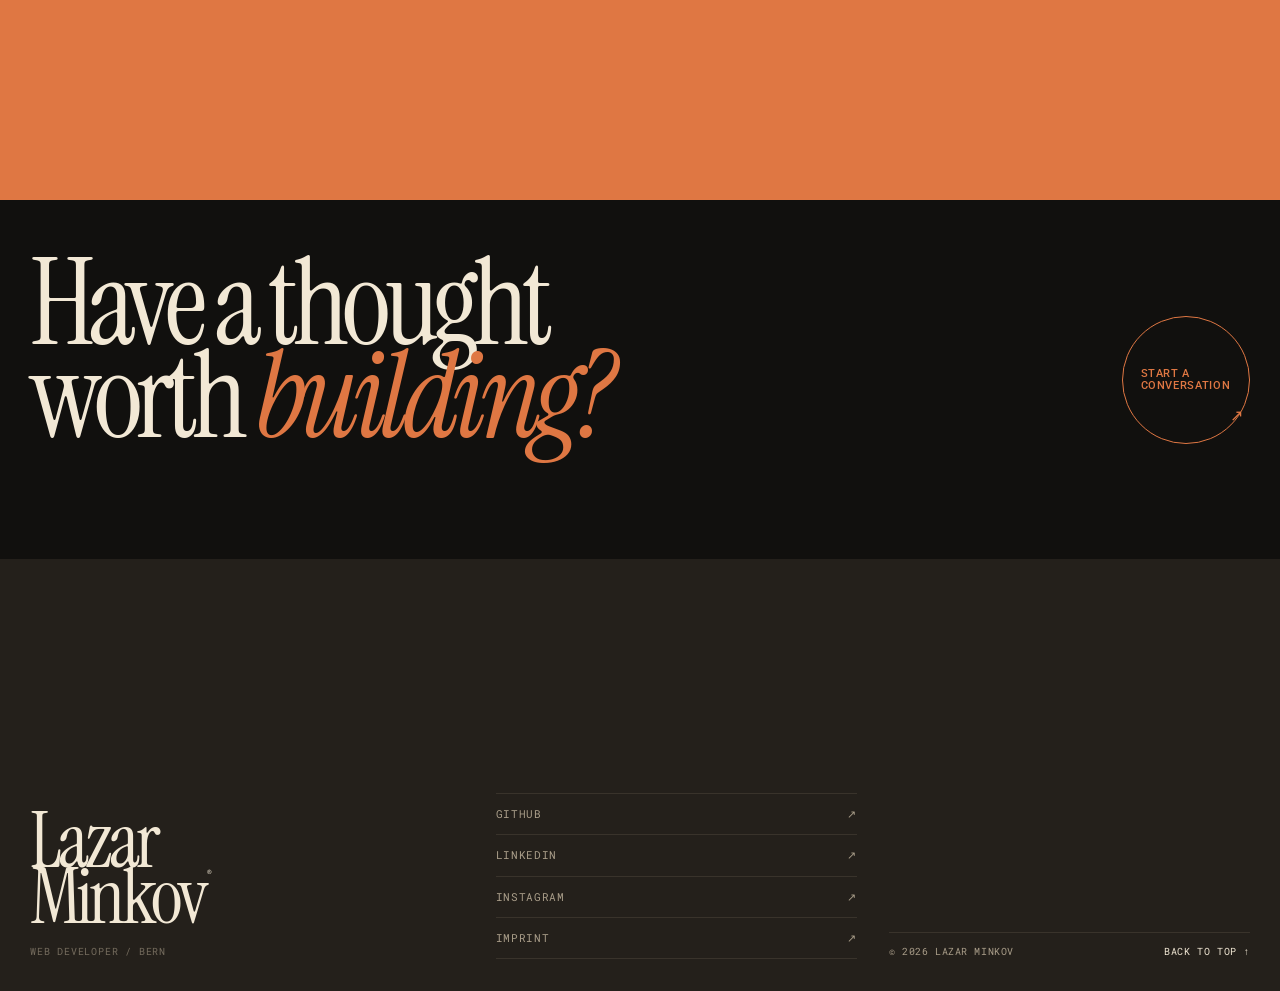
<file: blog.html>
<!doctype html>
<html lang="en">
  <head>
    <meta charset="UTF-8" />
    <meta name="viewport" content="width=device-width, initial-scale=1.0" />
    <meta
      name="description"
      content="Notes on design, development and digital craft by Lazar Minkov, an independent web developer in Bern."
    />
    <meta name="theme-color" content="#11100E" />
    <script>
      try {
        const savedTheme = localStorage.getItem("lazrm-theme");
        if (savedTheme === "light" || savedTheme === "dark") {
          document.documentElement.dataset.theme = savedTheme;
        }
      } catch {}
    </script>
    <title>Journal — Lazar Minkov</title>
    <link rel="canonical" href="https://lazrm.com/blog.html" />
    <link rel="icon" href="assets/favicon.svg" type="image/svg+xml" />
    <link rel="preconnect" href="https://fonts.googleapis.com" />
    <link rel="preconnect" href="https://fonts.gstatic.com" crossorigin />
    <link
      href="https://fonts.googleapis.com/css2?family=Roboto:wght@400;500;700&family=Roboto+Mono:wght@400;500;600&display=swap"
      rel="stylesheet"
    />
    <link
      rel="preload"
      href="assets/fonts/instrument-serif-regular.ttf"
      as="font"
      type="font/ttf"
      crossorigin
    />
    <link rel="stylesheet" href="styles.css" />
    <script src="translations.js" defer></script>
    <script src="app.js" defer></script>
  </head>
  <body data-page="blog">
    <a class="skip-link" href="#main" data-i18n="common.skip"
      >Skip to content</a
    >

    <div class="page-wipe" aria-hidden="true"></div>
    <div class="grain" aria-hidden="true"></div>
    <div class="scroll-progress" aria-hidden="true"><span></span></div>
    <div class="cursor" aria-hidden="true">
      <span class="cursor__label"></span>
    </div>

    <header class="site-header">
      <a
        class="brand magnetic"
        href="index.html"
        aria-label="Lazar Minkov, back to home"
      >
        <span class="brand__name">Lazar Minkov</span>
      </a>

      <nav class="desktop-nav" aria-label="Primary navigation">
        <a href="index.html#home"
          ><span>01</span><b data-i18n="common.nav.home">Home</b></a
        >
        <a href="index.html#about"
          ><span>02</span><b data-i18n="common.nav.about">About</b></a
        >
        <a href="index.html#portfolio"
          ><span>03</span><b data-i18n="common.nav.portfolio">Portfolio</b></a
        >
        <a href="index.html#contact"
          ><span>04</span><b data-i18n="common.nav.contact">Contact</b></a
        >
        <a href="blog.html" class="is-active"
          ><span>05</span><b data-i18n="common.nav.blog">Blog</b></a
        >
      </nav>

      <div class="header-meta">
        <span>Bern, CH</span>
        <span class="bern-time" aria-label="Current time in Bern">--:--</span>
        <div
          class="language-switch"
          role="group"
          aria-label="Language"
          data-i18n-aria-label="common.languageLabel"
        >
          <button type="button" data-lang-switch="en" aria-pressed="true">
            EN
          </button>
          <span>/</span>
          <button type="button" data-lang-switch="de" aria-pressed="false">
            DE
          </button>
        </div>
        <button
          class="theme-toggle"
          type="button"
          data-theme-toggle
          aria-pressed="false"
          aria-label="Switch to light theme"
        >
          <span data-theme-label>Light</span>
          <span class="theme-toggle__icon" aria-hidden="true"></span>
        </button>
      </div>

      <a class="header-cta magnetic" href="index.html#contact">
        <span data-i18n="home.hero.primary">Start a project</span>
        <span aria-hidden="true">↗</span>
      </a>

      <button
        class="menu-toggle magnetic"
        type="button"
        aria-expanded="false"
        aria-controls="mobile-menu"
      >
        <span class="menu-toggle__text" data-i18n="common.menu">Menu</span>
        <span class="menu-toggle__dot" aria-hidden="true"></span>
      </button>
    </header>

    <div class="mobile-menu" id="mobile-menu" aria-hidden="true">
      <div class="mobile-menu__top">
        <span data-i18n="common.navigation">Navigation</span>
        <div class="mobile-language">
          <button type="button" data-lang-switch="en" aria-pressed="true">
            EN
          </button>
          <span>/</span>
          <button type="button" data-lang-switch="de" aria-pressed="false">
            DE
          </button>
        </div>
        <button
          class="theme-toggle theme-toggle--mobile"
          type="button"
          data-theme-toggle
          aria-pressed="false"
          aria-label="Switch to light theme"
        >
          <span data-theme-label>Light</span>
          <span class="theme-toggle__icon" aria-hidden="true"></span>
        </button>
      </div>
      <nav aria-label="Mobile navigation">
        <a href="index.html#home"
          ><span>01</span><b data-i18n="common.nav.home">Home</b></a
        >
        <a href="index.html#about"
          ><span>02</span><b data-i18n="common.nav.about">About</b></a
        >
        <a href="index.html#portfolio"
          ><span>03</span><b data-i18n="common.nav.portfolio">Portfolio</b></a
        >
        <a href="index.html#contact"
          ><span>04</span><b data-i18n="common.nav.contact">Contact</b></a
        >
        <a href="blog.html"
          ><span>05</span><b data-i18n="common.nav.blog">Blog</b></a
        >
      </nav>
      <a class="mobile-menu__cta" href="index.html#contact">
        <span data-i18n="home.hero.primary">Start a project</span>
        <span aria-hidden="true">↗</span>
      </a>
      <div class="mobile-menu__footer">
        <a href="https://github.com/dinero2004" target="_blank" rel="noreferrer"
          >GitHub ↗</a
        >
        <a
          href="https://www.linkedin.com/in/lazar-minkov-b0494b22a/"
          target="_blank"
          rel="noreferrer"
          >LinkedIn ↗</a
        >
        <a
          href="https://www.instagram.com/lazar.minkov"
          target="_blank"
          rel="noreferrer"
          >Instagram ↗</a
        >
      </div>
    </div>

    <main id="main">
      <section class="journal-hero section-light">
        <div class="journal-hero__meta reveal">
          <span data-i18n="blog.hero.meta1">Journal / 2026</span>
          <span data-i18n="blog.hero.meta2"
            >Design · Development · Culture</span
          >
        </div>
        <h1 class="journal-hero__title" data-i18n-html="blog.hero.title">
          <span class="title-line"><span>Notes from</span></span>
          <span class="title-line title-line--offset"
            ><span>the <em>margin.</em></span></span
          >
        </h1>
        <p class="journal-hero__intro reveal" data-i18n="blog.hero.intro">
          Short observations on building the web with more character, less noise
          and a healthy respect for the people on the other side of the screen.
        </p>
      </section>

      <section class="journal section-bone" aria-labelledby="journal-heading">
        <div class="section-heading reveal">
          <span class="section-number">01</span>
          <p id="journal-heading" data-i18n="blog.latest">Latest notes</p>
          <p class="section-heading__side" data-i18n="blog.latestSide">
            Open an entry to read.
          </p>
        </div>

        <div class="journal-list">
          <details
            class="journal-entry reveal"
            id="motion-that-earns-its-place"
          >
            <summary data-cursor="Read">
              <span class="journal-entry__number">001</span>
              <span class="journal-entry__title" data-i18n="blog.entry1.title">
                Motion that earns its place
              </span>
              <span class="journal-entry__date">11.06.2026</span>
              <span class="journal-entry__toggle" aria-hidden="true">+</span>
            </summary>
            <div class="journal-entry__body">
              <p class="journal-entry__lead" data-i18n="blog.entry1.lead">
                Good motion does not ask to be watched. It helps you understand
                what changed.
              </p>
              <p data-i18n="blog.entry1.p1">
                The strongest interface animation often lives in the space
                between two states: a menu remembers where it came from, a card
                keeps its visual position as it opens, or a form confirms an
                action before the user has time to wonder.
              </p>
              <p data-i18n="blog.entry1.p2">
                I start with three questions: What needs attention? What
                relationship is being explained? How quickly can the interaction
                get out of the way? If there is no useful answer, the element
                probably does not need to move.
              </p>
            </div>
          </details>

          <details
            class="journal-entry reveal"
            id="the-case-for-fewer-components"
          >
            <summary data-cursor="Read">
              <span class="journal-entry__number">002</span>
              <span class="journal-entry__title" data-i18n="blog.entry2.title">
                The case for fewer components
              </span>
              <span class="journal-entry__date">26.05.2026</span>
              <span class="journal-entry__toggle" aria-hidden="true">+</span>
            </summary>
            <div class="journal-entry__body">
              <p class="journal-entry__lead" data-i18n="blog.entry2.lead">
                A design system is useful when it protects an idea—not when it
                catalogs every possible rectangle.
              </p>
              <p data-i18n="blog.entry2.p1">
                Early abstraction can turn a clear visual direction into an
                inventory exercise. I prefer to build the real pages first,
                notice the patterns that survive, then extract only the
                components that reduce future decisions.
              </p>
              <p data-i18n="blog.entry2.p2">
                The result is usually a smaller system with stronger rules: a
                type scale, a rhythm, a few spatial behaviors and components
                that have already proved their value in context.
              </p>
            </div>
          </details>

          <details
            class="journal-entry reveal"
            id="why-the-first-screen-is-not-a-poster"
          >
            <summary data-cursor="Read">
              <span class="journal-entry__number">003</span>
              <span class="journal-entry__title" data-i18n="blog.entry3.title">
                The first screen is not a poster
              </span>
              <span class="journal-entry__date">04.04.2026</span>
              <span class="journal-entry__toggle" aria-hidden="true">+</span>
            </summary>
            <div class="journal-entry__body">
              <p class="journal-entry__lead" data-i18n="blog.entry3.lead">
                A hero can be expressive and still tell someone where they are,
                why it matters and where to go next.
              </p>
              <p data-i18n="blog.entry3.p1">
                The temptation is to spend the entire opening view on a sentence
                set at the largest possible size. The better challenge is
                compositional: balance character with orientation, tension with
                reading order, and theatre with an obvious path forward.
              </p>
              <p data-i18n="blog.entry3.p2">
                When the hierarchy is right, the screen feels inevitable. The
                visitor does not have to decode the interface before they can
                enjoy it.
              </p>
            </div>
          </details>
        </div>
      </section>

      <section class="journal-cta section-dark">
        <p class="label reveal" data-i18n="blog.endnote">End note</p>
        <div class="journal-cta__inner reveal">
          <h2 data-i18n-html="blog.ctaTitle">
            Have a thought<br />worth <em>building?</em>
          </h2>
          <a
            class="round-link round-link--light magnetic"
            href="index.html#contact"
          >
            <span data-i18n-html="blog.cta">Start a<br />conversation</span>
            <span aria-hidden="true">↗</span>
          </a>
        </div>
      </section>
    </main>

    <footer class="site-footer">
      <div class="site-footer__brand">
        <p>Lazar<br />Minkov<sup>®</sup></p>
        <span data-i18n="common.footerRole">Web developer / Bern</span>
      </div>
      <nav aria-label="Social links">
        <a href="https://github.com/dinero2004" target="_blank" rel="noreferrer"
          >GitHub <span>↗</span></a
        >
        <a
          href="https://www.linkedin.com/in/lazar-minkov-b0494b22a/"
          target="_blank"
          rel="noreferrer"
          >LinkedIn <span>↗</span></a
        >
        <a
          href="https://www.instagram.com/lazar.minkov"
          target="_blank"
          rel="noreferrer"
          >Instagram <span>↗</span></a
        >
        <a href="imprint.html"
          ><b data-i18n="common.imprint">Imprint</b> <span>↗</span></a
        >
      </nav>
      <div class="site-footer__meta">
        <p>© <span data-year></span> Lazar Minkov</p>
        <button type="button" data-back-to-top data-i18n="common.backTop">
          Back to top ↑
        </button>
      </div>
    </footer>
  </body>
</html>
</file>
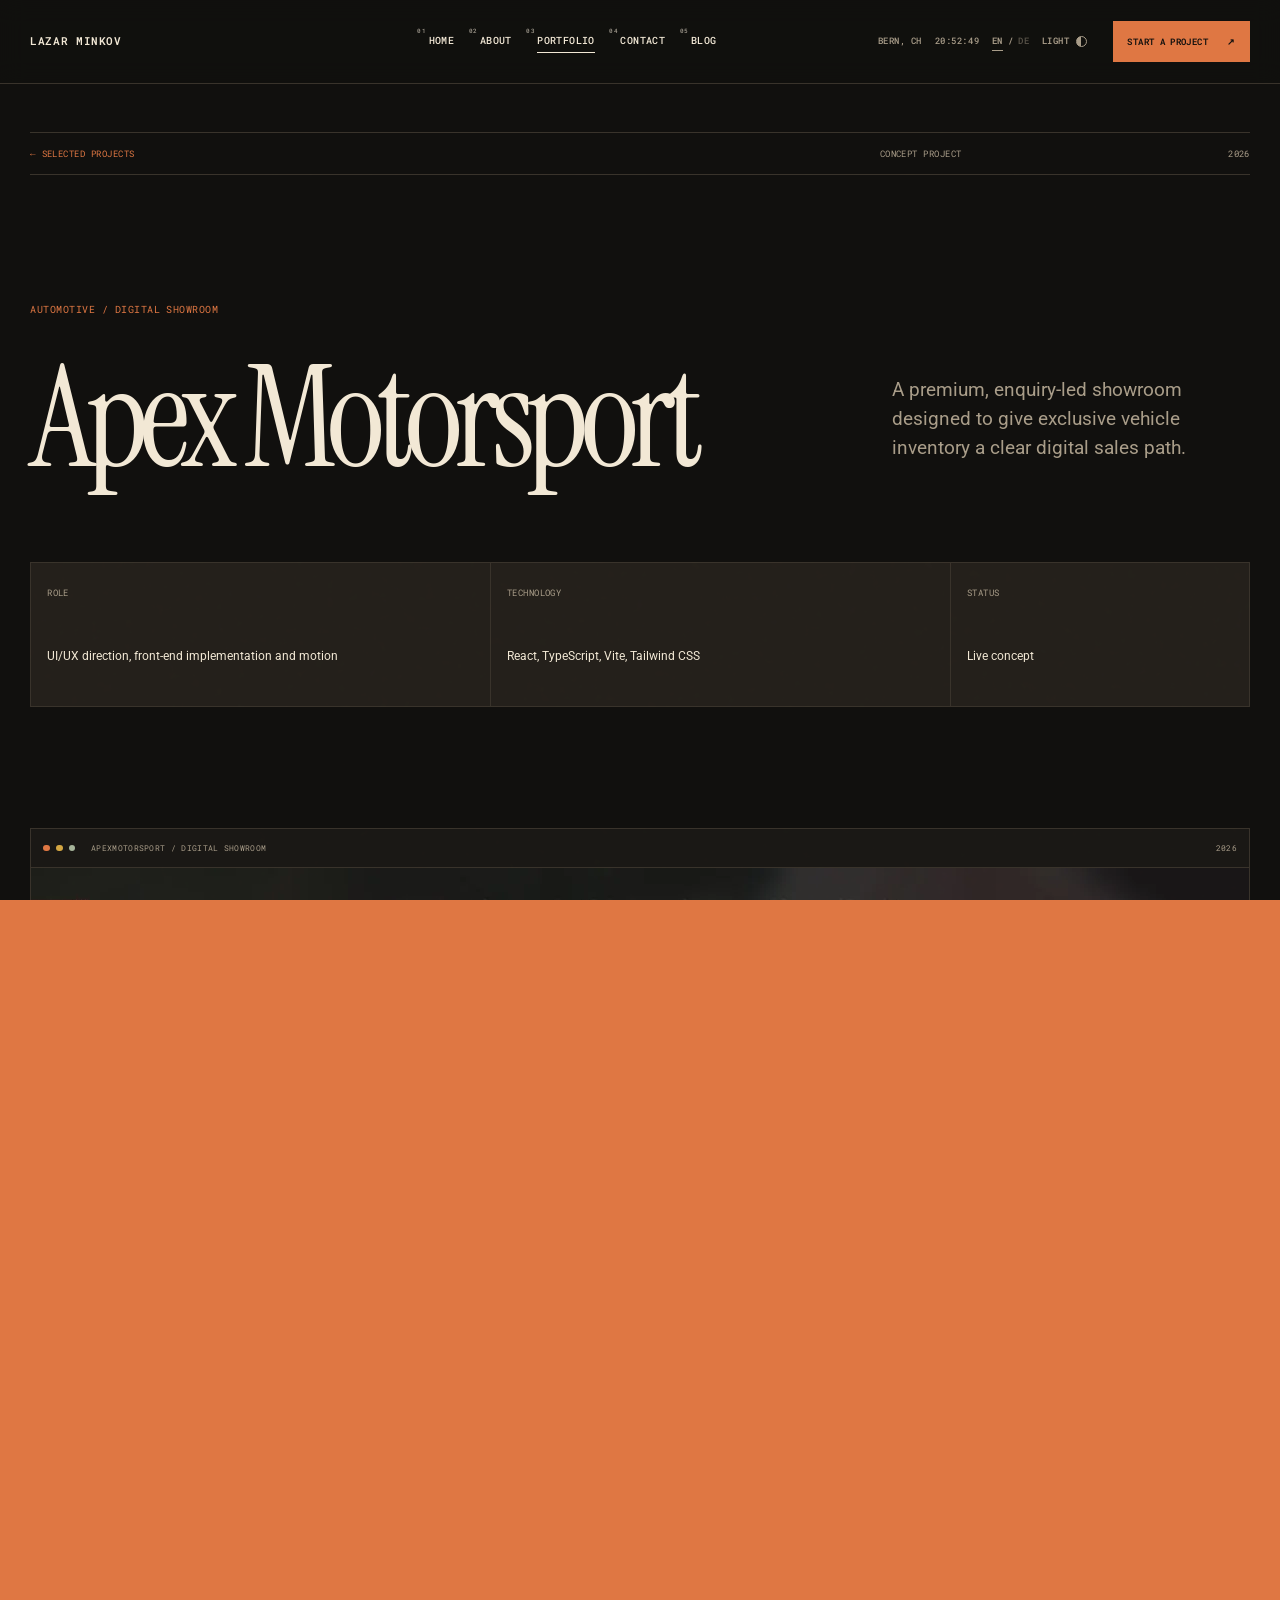
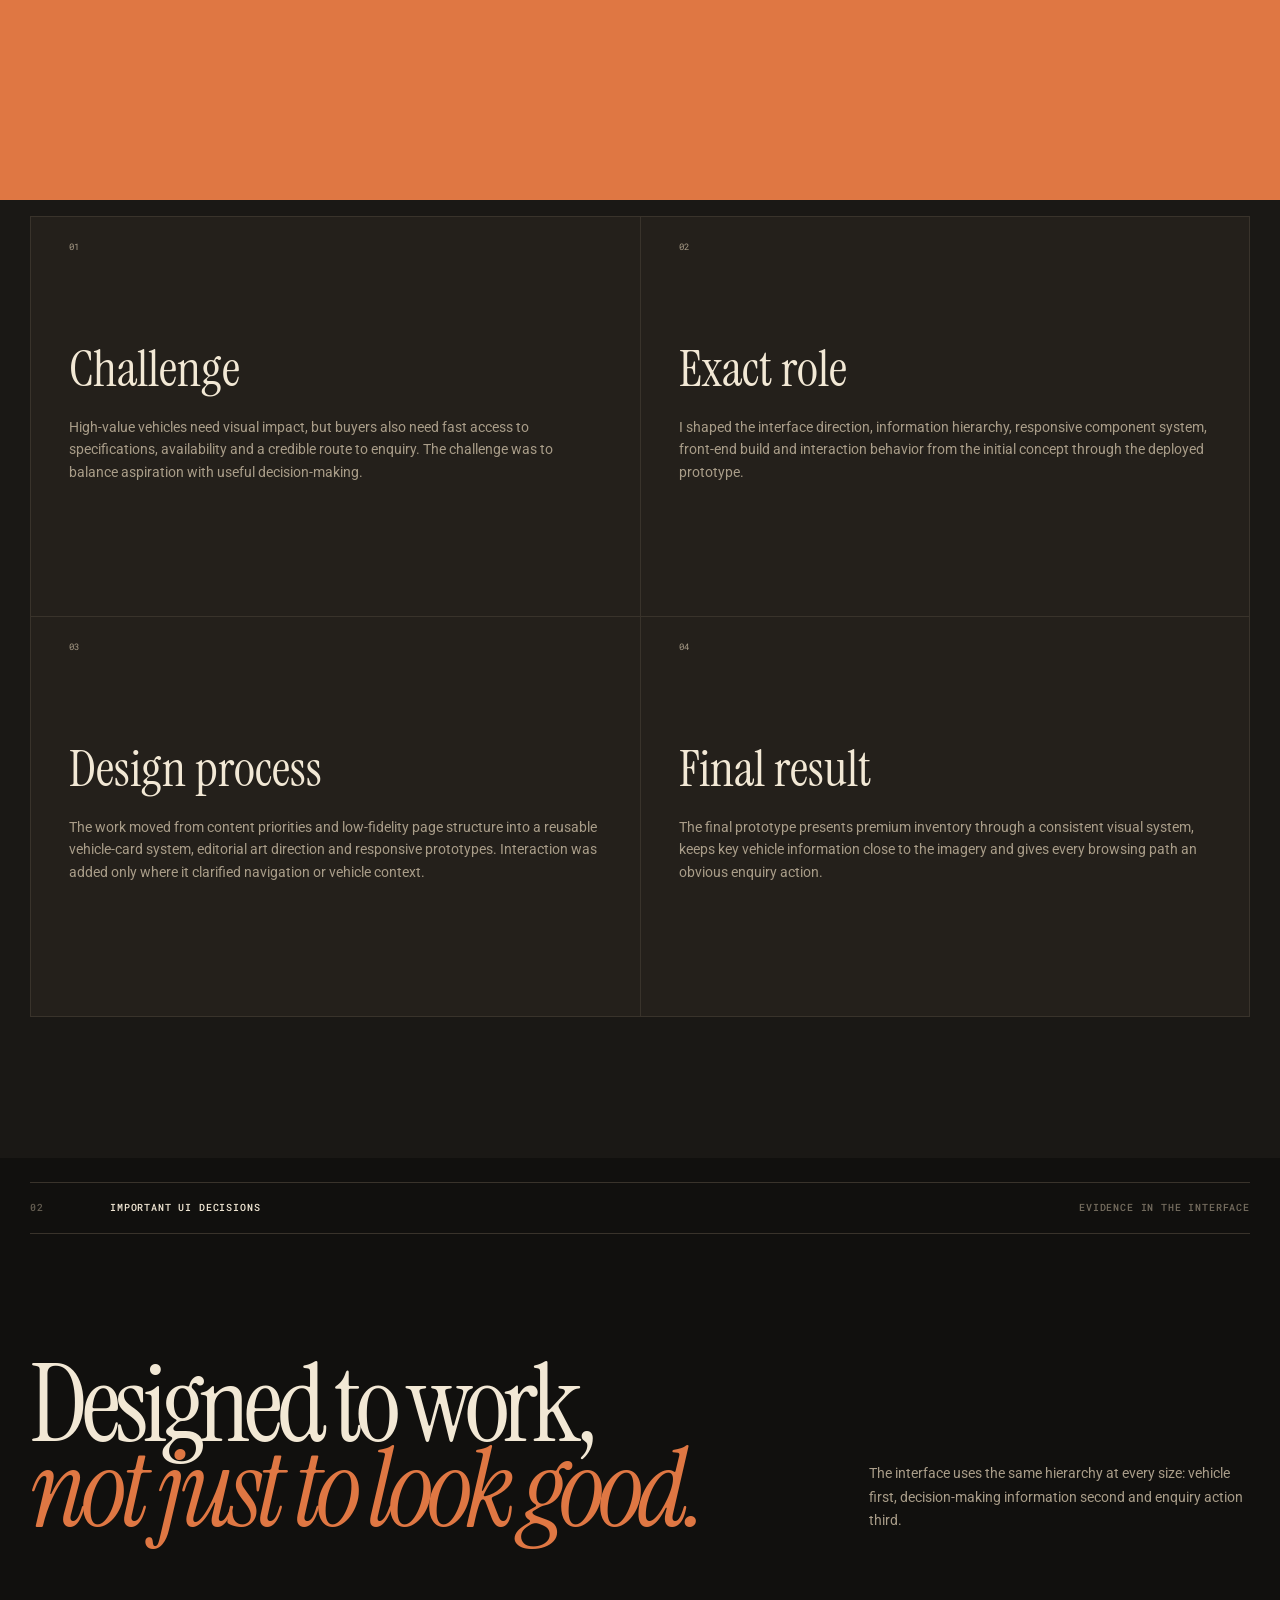
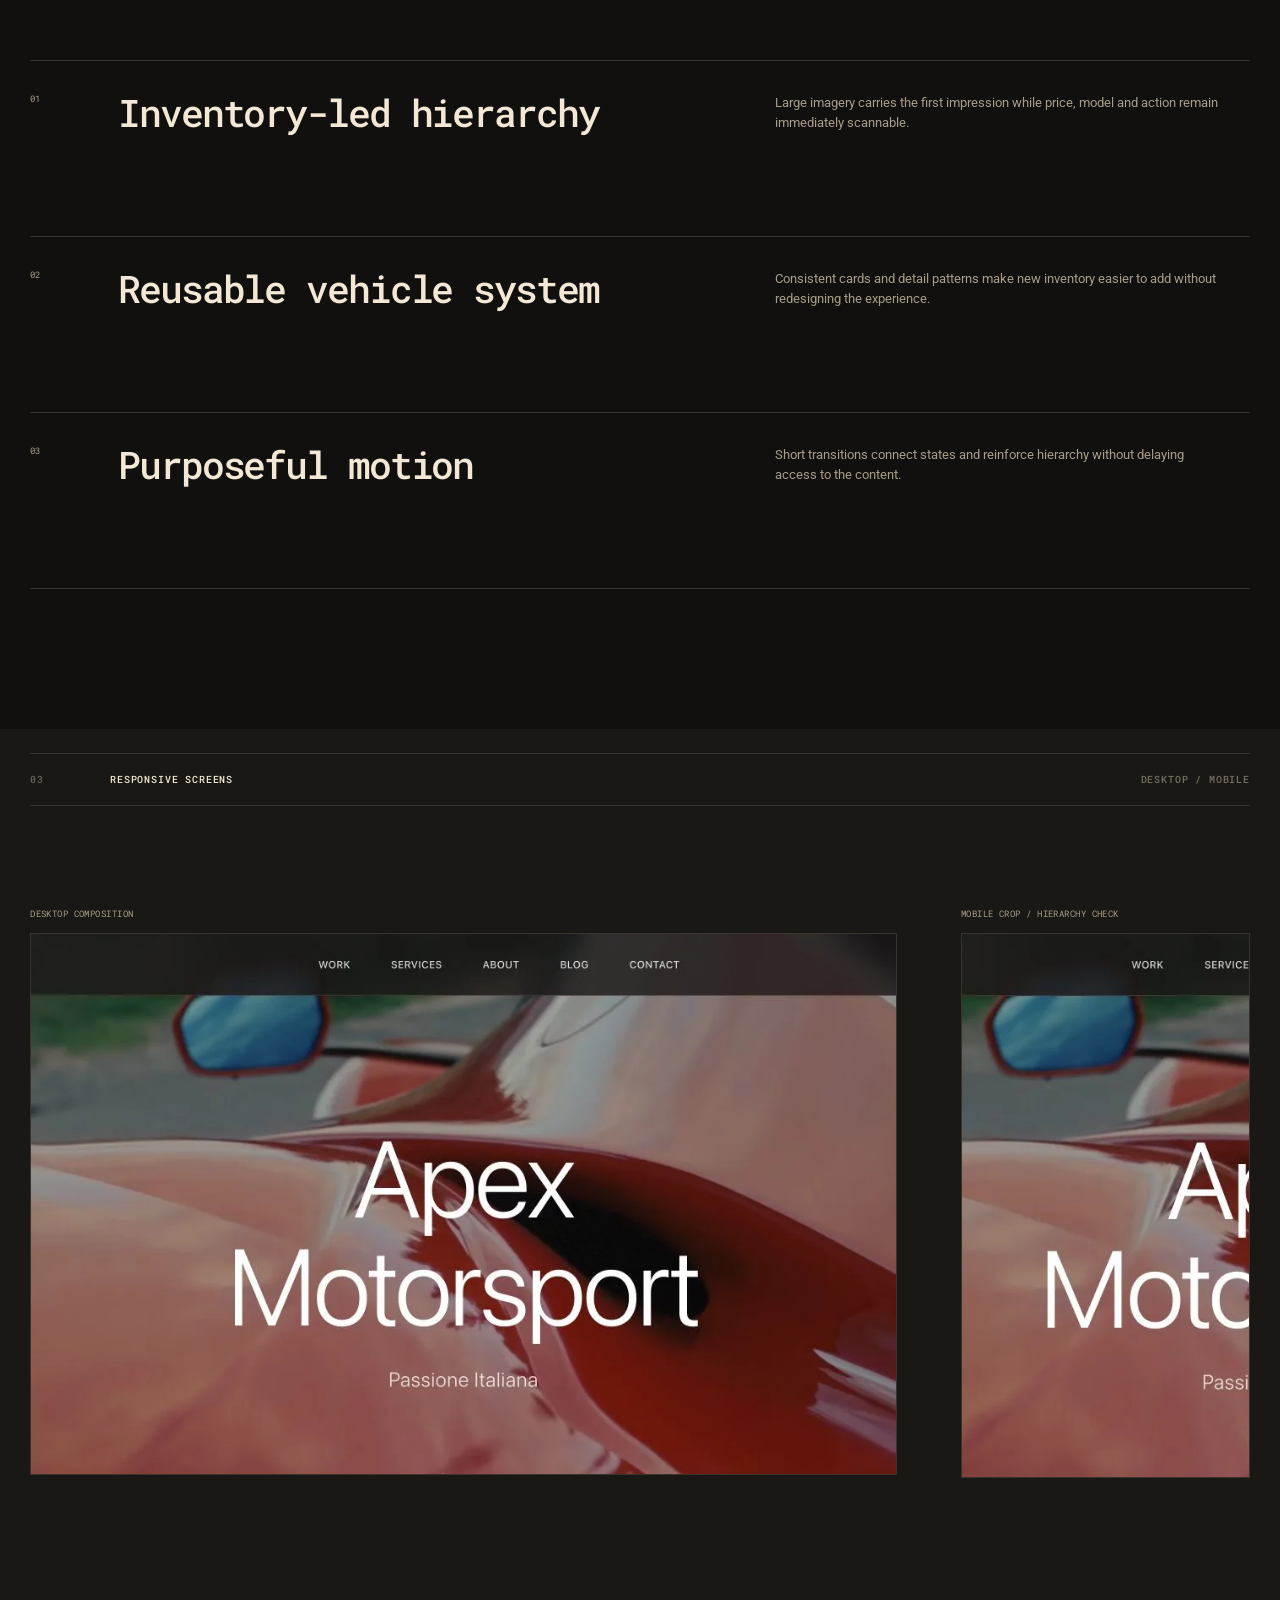
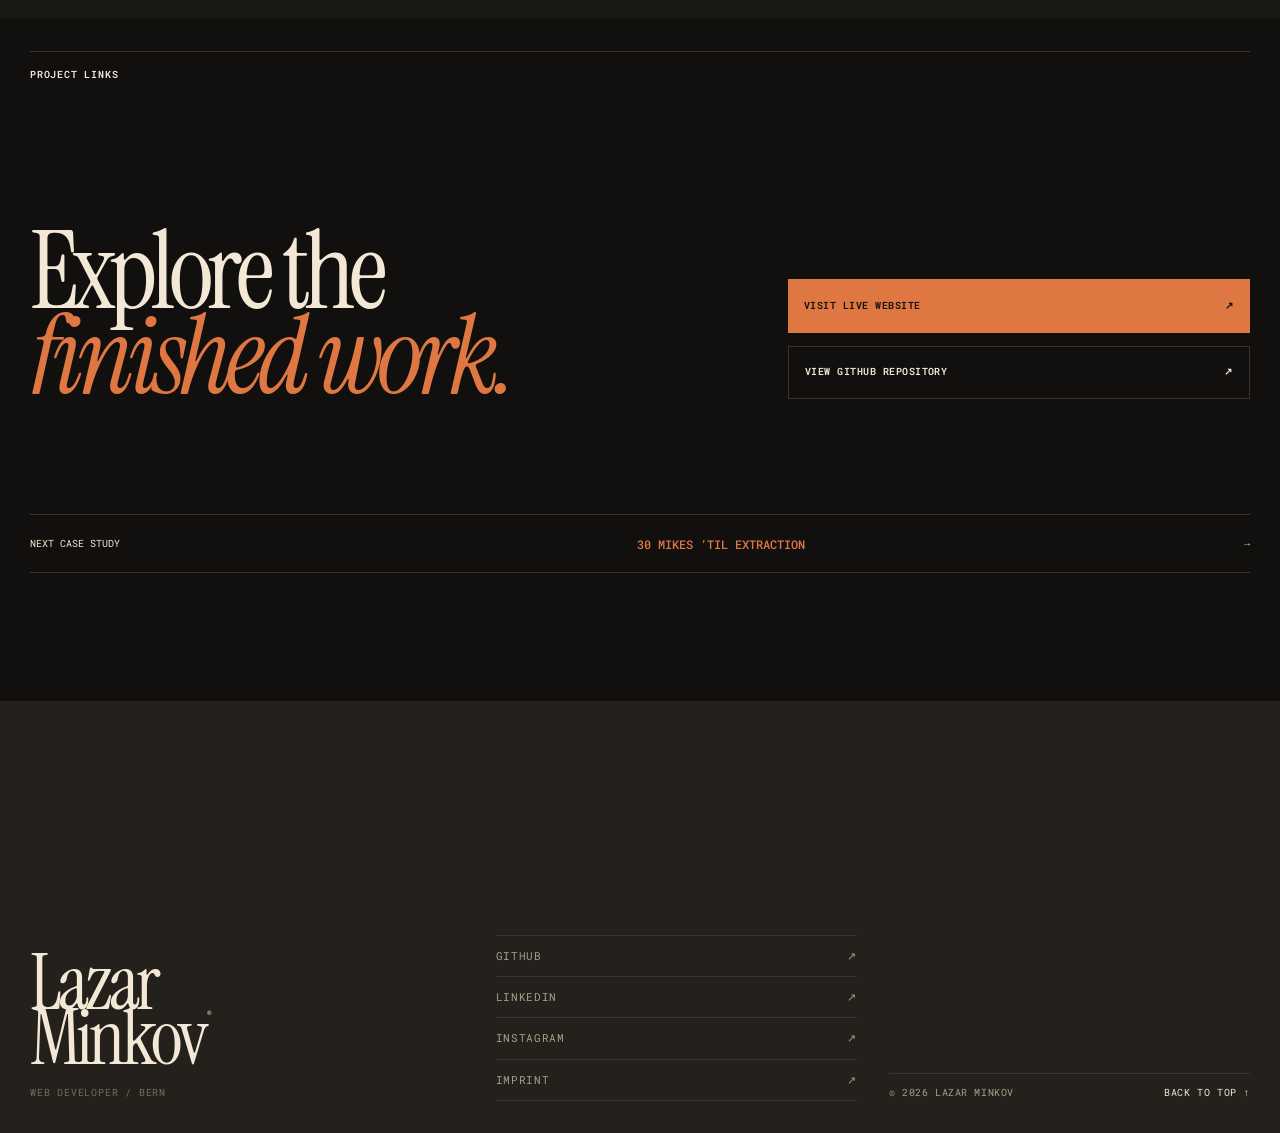
<file: case-study.html>
<!doctype html>
<html lang="en">
  <head>
    <meta charset="UTF-8" />
    <meta name="viewport" content="width=device-width, initial-scale=1.0" />
    <meta
      name="description"
      content="A selected web design and development case study by Lazar Minkov."
    />
    <meta name="theme-color" content="#11100E" />
    <script>
      try {
        const savedTheme = localStorage.getItem("lazrm-theme");
        if (savedTheme === "light" || savedTheme === "dark") {
          document.documentElement.dataset.theme = savedTheme;
        }
      } catch {}
    </script>
    <meta property="og:type" content="article" />
    <title>Case study — Lazar Minkov</title>
    <link rel="canonical" href="https://lazrm.com/case-study.html" />
    <link rel="icon" href="assets/favicon.svg" type="image/svg+xml" />
    <link rel="preconnect" href="https://fonts.googleapis.com" />
    <link rel="preconnect" href="https://fonts.gstatic.com" crossorigin />
    <link
      href="https://fonts.googleapis.com/css2?family=Roboto:wght@400;500;700&family=Roboto+Mono:wght@400;500;600&display=swap"
      rel="stylesheet"
    />
    <link
      rel="preload"
      href="assets/fonts/instrument-serif-regular.ttf"
      as="font"
      type="font/ttf"
      crossorigin
    />
    <link rel="stylesheet" href="styles.css" />
    <script src="translations.js" defer></script>
    <script src="case-studies.js" defer></script>
    <script src="app.js" defer></script>
  </head>
  <body data-page="case">
    <a class="skip-link" href="#main" data-i18n="common.skip"
      >Skip to content</a
    >

    <div class="page-wipe" aria-hidden="true"></div>
    <div class="grain" aria-hidden="true"></div>
    <div class="scroll-progress" aria-hidden="true"><span></span></div>
    <div class="cursor" aria-hidden="true">
      <span class="cursor__label"></span>
    </div>

    <header class="site-header">
      <a
        class="brand magnetic"
        href="index.html"
        aria-label="Lazar Minkov, back to home"
      >
        <span class="brand__name">Lazar Minkov</span>
      </a>

      <nav class="desktop-nav" aria-label="Primary navigation">
        <a href="index.html#home"
          ><span>01</span><b data-i18n="common.nav.home">Home</b></a
        >
        <a href="index.html#about"
          ><span>02</span><b data-i18n="common.nav.about">About</b></a
        >
        <a href="index.html#portfolio" class="is-active"
          ><span>03</span><b data-i18n="common.nav.portfolio">Portfolio</b></a
        >
        <a href="index.html#contact"
          ><span>04</span><b data-i18n="common.nav.contact">Contact</b></a
        >
        <a href="blog.html"
          ><span>05</span><b data-i18n="common.nav.blog">Blog</b></a
        >
      </nav>

      <div class="header-meta">
        <span>Bern, CH</span>
        <span class="bern-time" aria-label="Current time in Bern">--:--</span>
        <div
          class="language-switch"
          role="group"
          aria-label="Language"
          data-i18n-aria-label="common.languageLabel"
        >
          <button type="button" data-lang-switch="en" aria-pressed="true">
            EN
          </button>
          <span>/</span>
          <button type="button" data-lang-switch="de" aria-pressed="false">
            DE
          </button>
        </div>
        <button
          class="theme-toggle"
          type="button"
          data-theme-toggle
          aria-pressed="false"
          aria-label="Switch to light theme"
        >
          <span data-theme-label>Light</span>
          <span class="theme-toggle__icon" aria-hidden="true"></span>
        </button>
      </div>

      <a class="header-cta magnetic" href="index.html#contact">
        <span data-i18n="home.hero.primary">Start a project</span>
        <span aria-hidden="true">↗</span>
      </a>

      <button
        class="menu-toggle magnetic"
        type="button"
        aria-expanded="false"
        aria-controls="mobile-menu"
      >
        <span class="menu-toggle__text" data-i18n="common.menu">Menu</span>
        <span class="menu-toggle__dot" aria-hidden="true"></span>
      </button>
    </header>

    <div class="mobile-menu" id="mobile-menu" aria-hidden="true">
      <div class="mobile-menu__top">
        <span data-i18n="common.navigation">Navigation</span>
        <div class="mobile-language">
          <button type="button" data-lang-switch="en" aria-pressed="true">
            EN
          </button>
          <span>/</span>
          <button type="button" data-lang-switch="de" aria-pressed="false">
            DE
          </button>
        </div>
        <button
          class="theme-toggle theme-toggle--mobile"
          type="button"
          data-theme-toggle
          aria-pressed="false"
          aria-label="Switch to light theme"
        >
          <span data-theme-label>Light</span>
          <span class="theme-toggle__icon" aria-hidden="true"></span>
        </button>
      </div>
      <nav aria-label="Mobile navigation">
        <a href="index.html#home"
          ><span>01</span><b data-i18n="common.nav.home">Home</b></a
        >
        <a href="index.html#about"
          ><span>02</span><b data-i18n="common.nav.about">About</b></a
        >
        <a href="index.html#portfolio"
          ><span>03</span><b data-i18n="common.nav.portfolio">Portfolio</b></a
        >
        <a href="index.html#contact"
          ><span>04</span><b data-i18n="common.nav.contact">Contact</b></a
        >
        <a href="blog.html"
          ><span>05</span><b data-i18n="common.nav.blog">Blog</b></a
        >
      </nav>
      <a class="mobile-menu__cta" href="index.html#contact">
        <span data-i18n="home.hero.primary">Start a project</span>
        <span aria-hidden="true">↗</span>
      </a>
      <div class="mobile-menu__footer">
        <a href="https://github.com/dinero2004" target="_blank" rel="noreferrer"
          >GitHub ↗</a
        >
        <a
          href="https://www.linkedin.com/in/lazar-minkov-b0494b22a/"
          target="_blank"
          rel="noreferrer"
          >LinkedIn ↗</a
        >
        <a
          href="https://www.instagram.com/lazar.minkov"
          target="_blank"
          rel="noreferrer"
          >Instagram ↗</a
        >
      </div>
    </div>

    <main id="main">
      <section class="case-hero section-light">
        <div class="case-hero__top reveal">
          <a href="index.html#portfolio" data-case-label="back"
            >← Selected projects</a
          >
          <span data-case-kind>Project</span>
          <span data-case-year>2026</span>
        </div>
        <div class="case-hero__heading">
          <p class="case-hero__category reveal" data-case-category>Category</p>
          <h1 class="case-hero__title reveal" data-case-title>Case study</h1>
          <p class="case-hero__summary reveal" data-case-summary></p>
        </div>
        <div class="case-hero__facts reveal">
          <article>
            <span data-case-label="role">Role</span>
            <p data-case-role></p>
          </article>
          <article>
            <span data-case-label="technology">Technology</span>
            <p data-case-technology></p>
          </article>
          <article>
            <span data-case-label="status">Status</span>
            <p data-case-status></p>
          </article>
        </div>
      </section>

      <section
        class="case-media section-dark"
        aria-label="Project overview image"
      >
        <div class="case-media__frame reveal">
          <div class="browser-bar" aria-hidden="true">
            <span></span><span></span><span></span>
            <p data-case-domain>Selected project</p>
            <b data-case-year>2026</b>
          </div>
          <img
            data-case-image
            src="assets/images/projects/apex-motorsport.webp"
            alt=""
            width="1512"
            height="640"
          />
        </div>
      </section>

      <section class="case-overview section-bone">
        <div class="section-heading reveal">
          <span class="section-number">01</span>
          <p data-case-label="overview">Project overview</p>
          <p class="section-heading__side" data-case-label="overviewSide">
            Context / Process / Outcome
          </p>
        </div>
        <div class="case-overview__grid">
          <article class="reveal">
            <span>01</span>
            <h2 data-case-label="challenge">Challenge</h2>
            <p data-case-challenge></p>
          </article>
          <article class="reveal">
            <span>02</span>
            <h2 data-case-label="exactRole">Exact role</h2>
            <p data-case-role-detail></p>
          </article>
          <article class="reveal">
            <span>03</span>
            <h2 data-case-label="process">Design process</h2>
            <p data-case-process></p>
          </article>
          <article class="reveal">
            <span>04</span>
            <h2 data-case-label="result">Final result</h2>
            <p data-case-result></p>
          </article>
        </div>
      </section>

      <section class="case-decisions section-dark">
        <div class="section-heading section-heading--dark reveal">
          <span class="section-number">02</span>
          <p data-case-label="decisions">Important UI decisions</p>
          <p class="section-heading__side" data-case-label="decisionsSide">
            Evidence in the interface
          </p>
        </div>
        <div class="case-decisions__intro reveal">
          <h2 data-case-label="designedToWork">
            Designed to work,<br /><em>not just to look good.</em>
          </h2>
          <p data-case-evidence></p>
        </div>
        <div class="case-decisions__list" data-case-decisions></div>
      </section>

      <section class="case-screens section-bone">
        <div class="section-heading reveal">
          <span class="section-number">03</span>
          <p data-case-label="screens">Responsive screens</p>
          <p class="section-heading__side" data-case-label="screensSide">
            Desktop / Mobile
          </p>
        </div>
        <div class="case-screens__grid">
          <figure class="case-screen case-screen--desktop reveal">
            <figcaption data-case-label="desktop">
              Desktop composition
            </figcaption>
            <div>
              <img
                data-case-image-copy
                src="assets/images/projects/apex-motorsport.webp"
                alt=""
                width="1512"
                height="640"
              />
            </div>
          </figure>
          <figure class="case-screen case-screen--mobile reveal">
            <figcaption data-case-label="mobile">
              Mobile crop / hierarchy check
            </figcaption>
            <div>
              <img
                data-case-image-copy
                src="assets/images/projects/apex-motorsport.webp"
                alt=""
                width="1512"
                height="640"
              />
            </div>
          </figure>
        </div>
      </section>

      <section class="case-links section-dark">
        <p class="label reveal" data-case-label="links">Project links</p>
        <div class="case-links__inner reveal">
          <h2 data-case-label="explore">
            Explore the<br /><em>finished work.</em>
          </h2>
          <div class="case-links__actions">
            <a
              class="button-primary"
              data-case-live
              href="#"
              target="_blank"
              rel="noreferrer"
            >
              <span data-case-label="live">Visit live website</span
              ><span>↗</span>
            </a>
            <a
              class="button-secondary button-secondary--dark"
              data-case-github
              href="#"
              target="_blank"
              rel="noreferrer"
            >
              <span data-case-label="github">View GitHub repository</span
              ><span>↗</span>
            </a>
            <p class="case-links__private" data-case-private></p>
          </div>
        </div>
        <a class="case-next reveal" data-case-next href="#">
          <span data-case-label="next">Next case study</span>
          <b data-case-next-title></b>
          <span aria-hidden="true">→</span>
        </a>
      </section>
    </main>

    <footer class="site-footer">
      <div class="site-footer__brand">
        <p>Lazar<br />Minkov<sup>®</sup></p>
        <span data-i18n="common.footerRole">Web developer / Bern</span>
      </div>
      <nav aria-label="Social links">
        <a href="https://github.com/dinero2004" target="_blank" rel="noreferrer"
          >GitHub <span>↗</span></a
        >
        <a
          href="https://www.linkedin.com/in/lazar-minkov-b0494b22a/"
          target="_blank"
          rel="noreferrer"
          >LinkedIn <span>↗</span></a
        >
        <a
          href="https://www.instagram.com/lazar.minkov"
          target="_blank"
          rel="noreferrer"
          >Instagram <span>↗</span></a
        >
        <a href="imprint.html"
          ><b data-i18n="common.imprint">Imprint</b> <span>↗</span></a
        >
      </nav>
      <div class="site-footer__meta">
        <p>© <span data-year></span> Lazar Minkov</p>
        <button type="button" data-back-to-top data-i18n="common.backTop">
          Back to top ↑
        </button>
      </div>
    </footer>
  </body>
</html>
</file>
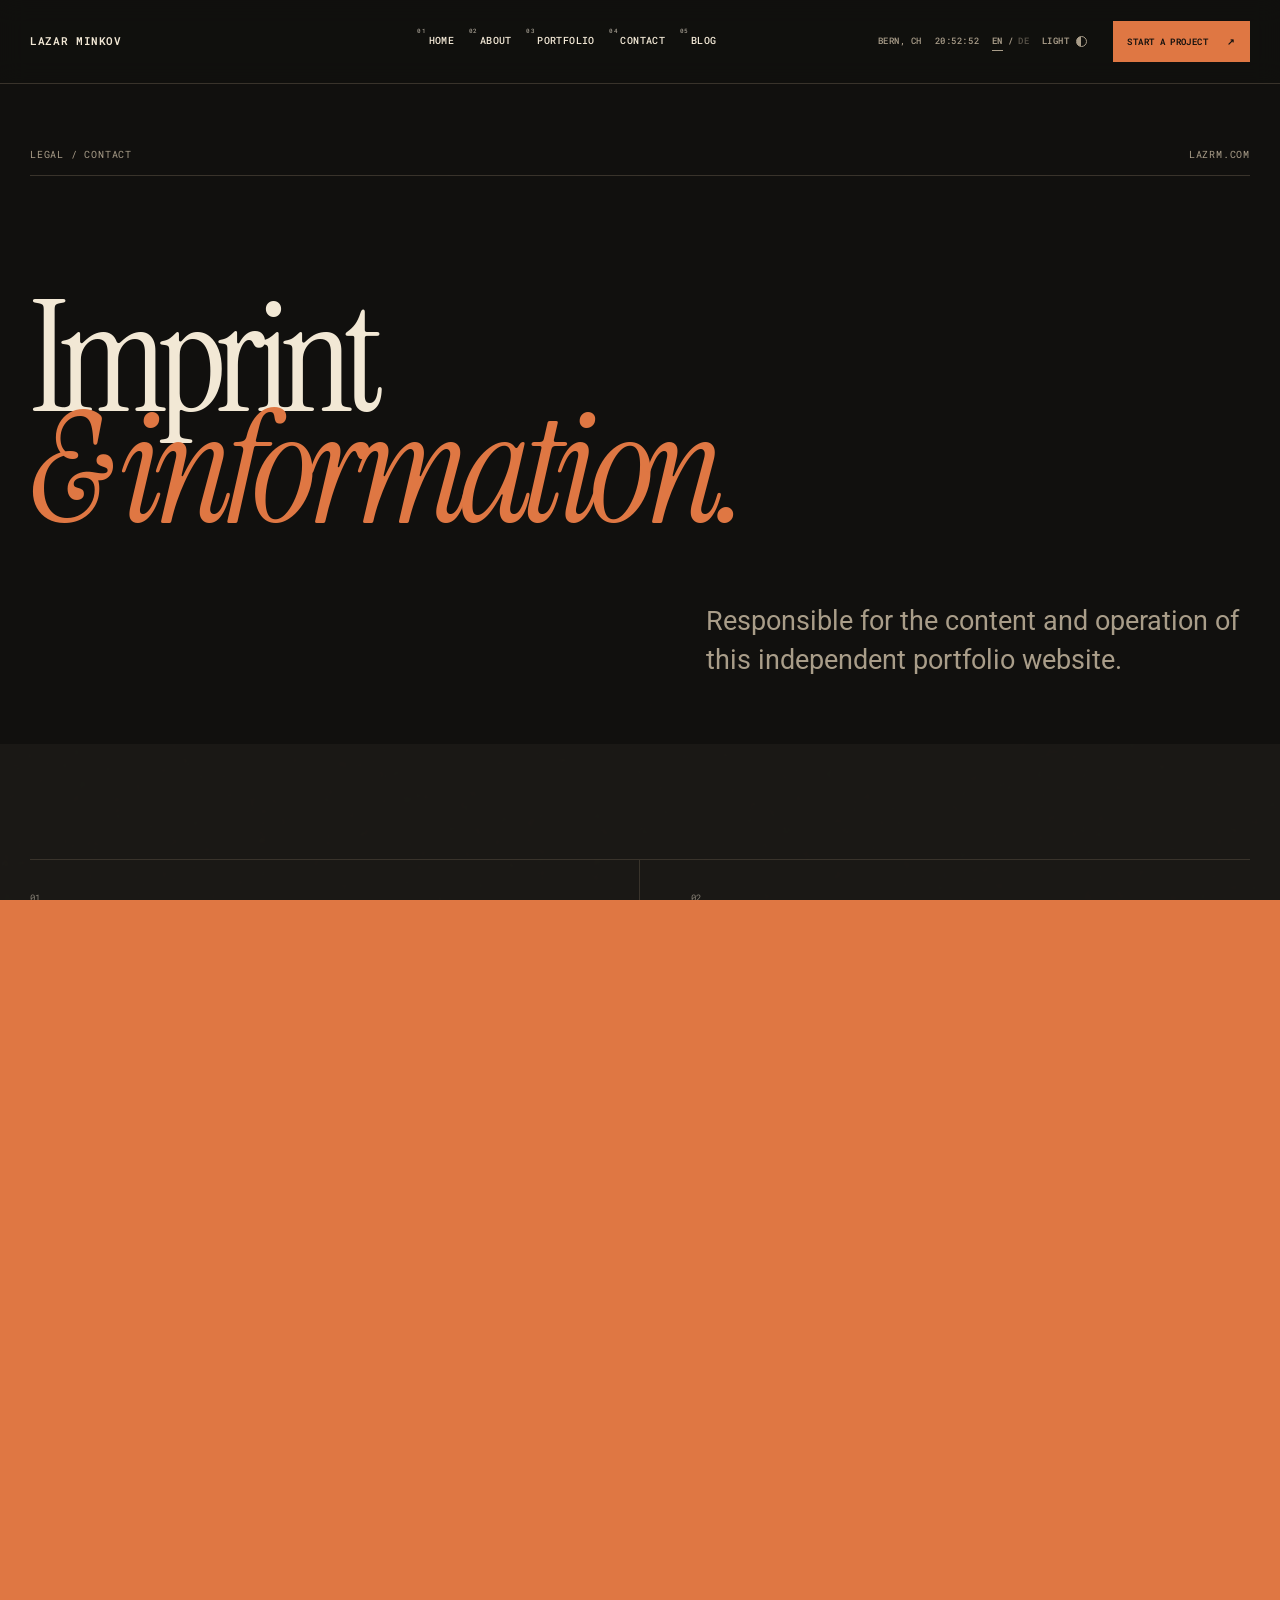
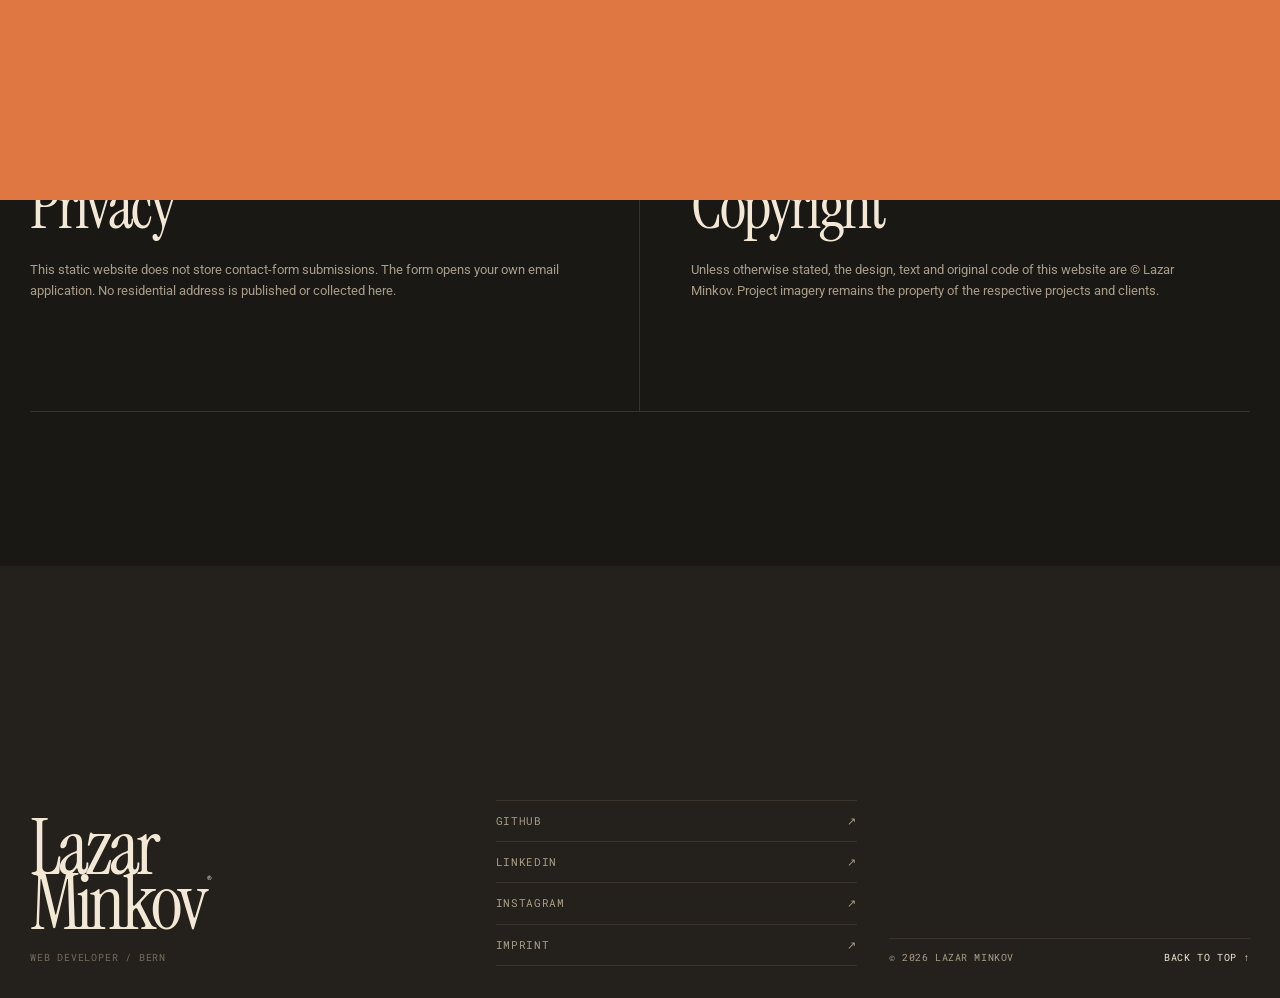
<file: imprint.html>
<!doctype html>
<html lang="en">
  <head>
    <meta charset="UTF-8" />
    <meta name="viewport" content="width=device-width, initial-scale=1.0" />
    <meta
      name="description"
      content="Imprint and contact information for Lazar Minkov, web developer in Bern, Switzerland."
    />
    <meta name="theme-color" content="#11100E" />
    <script>
      try {
        const savedTheme = localStorage.getItem("lazrm-theme");
        if (savedTheme === "light" || savedTheme === "dark") {
          document.documentElement.dataset.theme = savedTheme;
        }
      } catch {}
    </script>
    <title>Imprint — Lazar Minkov</title>
    <link rel="canonical" href="https://lazrm.com/imprint.html" />
    <link rel="icon" href="assets/favicon.svg" type="image/svg+xml" />
    <link rel="preconnect" href="https://fonts.googleapis.com" />
    <link rel="preconnect" href="https://fonts.gstatic.com" crossorigin />
    <link
      href="https://fonts.googleapis.com/css2?family=Roboto:wght@400;500;700&family=Roboto+Mono:wght@400;500;600&display=swap"
      rel="stylesheet"
    />
    <link
      rel="preload"
      href="assets/fonts/instrument-serif-regular.ttf"
      as="font"
      type="font/ttf"
      crossorigin
    />
    <link rel="stylesheet" href="styles.css" />
    <script src="translations.js" defer></script>
    <script src="app.js" defer></script>
  </head>
  <body data-page="imprint">
    <a class="skip-link" href="#main" data-i18n="common.skip"
      >Skip to content</a
    >

    <div class="page-wipe" aria-hidden="true"></div>
    <div class="grain" aria-hidden="true"></div>
    <div class="scroll-progress" aria-hidden="true"><span></span></div>
    <div class="cursor" aria-hidden="true">
      <span class="cursor__label"></span>
    </div>

    <header class="site-header">
      <a
        class="brand magnetic"
        href="index.html"
        aria-label="Lazar Minkov, back to home"
      >
        <span class="brand__name">Lazar Minkov</span>
      </a>

      <nav class="desktop-nav" aria-label="Primary navigation">
        <a href="index.html#home"
          ><span>01</span><b data-i18n="common.nav.home">Home</b></a
        >
        <a href="index.html#about"
          ><span>02</span><b data-i18n="common.nav.about">About</b></a
        >
        <a href="index.html#portfolio"
          ><span>03</span><b data-i18n="common.nav.portfolio">Portfolio</b></a
        >
        <a href="index.html#contact"
          ><span>04</span><b data-i18n="common.nav.contact">Contact</b></a
        >
        <a href="blog.html"
          ><span>05</span><b data-i18n="common.nav.blog">Blog</b></a
        >
      </nav>

      <div class="header-meta">
        <span>Bern, CH</span>
        <span class="bern-time" aria-label="Current time in Bern">--:--</span>
        <div
          class="language-switch"
          role="group"
          aria-label="Language"
          data-i18n-aria-label="common.languageLabel"
        >
          <button type="button" data-lang-switch="en" aria-pressed="true">
            EN
          </button>
          <span>/</span>
          <button type="button" data-lang-switch="de" aria-pressed="false">
            DE
          </button>
        </div>
        <button
          class="theme-toggle"
          type="button"
          data-theme-toggle
          aria-pressed="false"
          aria-label="Switch to light theme"
        >
          <span data-theme-label>Light</span>
          <span class="theme-toggle__icon" aria-hidden="true"></span>
        </button>
      </div>

      <a class="header-cta magnetic" href="index.html#contact">
        <span data-i18n="home.hero.primary">Start a project</span>
        <span aria-hidden="true">↗</span>
      </a>

      <button
        class="menu-toggle magnetic"
        type="button"
        aria-expanded="false"
        aria-controls="mobile-menu"
      >
        <span class="menu-toggle__text" data-i18n="common.menu">Menu</span>
        <span class="menu-toggle__dot" aria-hidden="true"></span>
      </button>
    </header>

    <div class="mobile-menu" id="mobile-menu" aria-hidden="true">
      <div class="mobile-menu__top">
        <span data-i18n="common.navigation">Navigation</span>
        <div class="mobile-language">
          <button type="button" data-lang-switch="en" aria-pressed="true">
            EN
          </button>
          <span>/</span>
          <button type="button" data-lang-switch="de" aria-pressed="false">
            DE
          </button>
        </div>
        <button
          class="theme-toggle theme-toggle--mobile"
          type="button"
          data-theme-toggle
          aria-pressed="false"
          aria-label="Switch to light theme"
        >
          <span data-theme-label>Light</span>
          <span class="theme-toggle__icon" aria-hidden="true"></span>
        </button>
      </div>
      <nav aria-label="Mobile navigation">
        <a href="index.html#home"
          ><span>01</span><b data-i18n="common.nav.home">Home</b></a
        >
        <a href="index.html#about"
          ><span>02</span><b data-i18n="common.nav.about">About</b></a
        >
        <a href="index.html#portfolio"
          ><span>03</span><b data-i18n="common.nav.portfolio">Portfolio</b></a
        >
        <a href="index.html#contact"
          ><span>04</span><b data-i18n="common.nav.contact">Contact</b></a
        >
        <a href="blog.html"
          ><span>05</span><b data-i18n="common.nav.blog">Blog</b></a
        >
      </nav>
      <a class="mobile-menu__cta" href="index.html#contact">
        <span data-i18n="home.hero.primary">Start a project</span>
        <span aria-hidden="true">↗</span>
      </a>
      <div class="mobile-menu__footer">
        <a href="https://github.com/dinero2004" target="_blank" rel="noreferrer"
          >GitHub ↗</a
        >
        <a
          href="https://www.linkedin.com/in/lazar-minkov-b0494b22a/"
          target="_blank"
          rel="noreferrer"
          >LinkedIn ↗</a
        >
        <a
          href="https://www.instagram.com/lazar.minkov"
          target="_blank"
          rel="noreferrer"
          >Instagram ↗</a
        >
      </div>
    </div>

    <main id="main">
      <section class="imprint-hero section-light">
        <div class="imprint-hero__eyebrow reveal">
          <span data-i18n="imprint.eyebrow">Legal / Contact</span>
          <span>lazrm.com</span>
        </div>
        <h1 class="imprint-hero__title reveal" data-i18n-html="imprint.title">
          Imprint<br /><em>&amp; information.</em>
        </h1>
        <p class="imprint-hero__intro reveal" data-i18n="imprint.intro">
          Responsible for the content and operation of this independent
          portfolio website.
        </p>
      </section>

      <section class="imprint-content section-bone">
        <div class="imprint-grid">
          <article class="legal-card reveal">
            <span>01</span>
            <h2 data-i18n="imprint.contactTitle">Contact</h2>
            <p>
              Lazar Minkov<br />
              <a href="mailto:lazar.minkov@proton.me">lazar.minkov@proton.me</a>
            </p>
          </article>

          <article class="legal-card reveal">
            <span>02</span>
            <h2 data-i18n="imprint.addressTitle">Location</h2>
            <p data-i18n="imprint.locationText">
              Based in Bern, Switzerland. Available for Swiss and remote
              projects.
            </p>
          </article>

          <article class="legal-card reveal">
            <span>03</span>
            <h2 data-i18n="imprint.detailsTitle">Details</h2>
            <p data-i18n="imprint.detailsText">
              Independent web developer and UI/UX designer based in Bern,
              Switzerland.
            </p>
          </article>

          <article class="legal-card reveal">
            <span>04</span>
            <h2 data-i18n="imprint.liabilityTitle">Liability</h2>
            <p data-i18n="imprint.liabilityText">
              The contents of this website are prepared with care. No guarantee
              is given for the completeness, accuracy or continued availability
              of external links.
            </p>
          </article>

          <article class="legal-card reveal">
            <span>05</span>
            <h2 data-i18n="imprint.privacyTitle">Privacy</h2>
            <p data-i18n="imprint.privacyText">
              This static website does not store contact-form submissions. The
              form opens your own email application. No residential address is
              published or collected here.
            </p>
          </article>

          <article class="legal-card reveal">
            <span>06</span>
            <h2 data-i18n="imprint.copyrightTitle">Copyright</h2>
            <p data-i18n="imprint.copyrightText">
              Unless otherwise stated, the design, text and original code of
              this website are © Lazar Minkov. Project imagery remains the
              property of the respective projects and clients.
            </p>
          </article>
        </div>
      </section>
    </main>

    <footer class="site-footer">
      <div class="site-footer__brand">
        <p>Lazar<br />Minkov<sup>®</sup></p>
        <span data-i18n="common.footerRole">Web developer / Bern</span>
      </div>
      <nav aria-label="Social links">
        <a href="https://github.com/dinero2004" target="_blank" rel="noreferrer"
          >GitHub <span>↗</span></a
        >
        <a
          href="https://www.linkedin.com/in/lazar-minkov-b0494b22a/"
          target="_blank"
          rel="noreferrer"
          >LinkedIn <span>↗</span></a
        >
        <a
          href="https://www.instagram.com/lazar.minkov"
          target="_blank"
          rel="noreferrer"
          >Instagram <span>↗</span></a
        >
        <a href="imprint.html"
          ><b data-i18n="common.imprint">Imprint</b> <span>↗</span></a
        >
      </nav>
      <div class="site-footer__meta">
        <p>© <span data-year></span> Lazar Minkov</p>
        <button type="button" data-back-to-top data-i18n="common.backTop">
          Back to top ↑
        </button>
      </div>
    </footer>
  </body>
</html>
</file>
<file: styles.css>
@font-face {
  font-family: "Instrument Serif";
  src: url("assets/fonts/instrument-serif-regular.ttf") format("truetype");
  font-style: normal;
  font-weight: 400;
  font-display: swap;
}

@font-face {
  font-family: "Instrument Serif";
  src: url("assets/fonts/instrument-serif-italic.ttf") format("truetype");
  font-style: italic;
  font-weight: 400;
  font-display: swap;
}

:root {
  --paper: #f2e8d5;
  --bone: #d3a642;
  --ink: #11100e;
  --white: #f2e8d5;
  --muted: #a99d89;
  --line: #39332b;
  --line-light: #39332b;
  --surface: #24201b;
  --secondary: #1a1815;
  --orange: #df7743;
  --green: #a6b49a;
  --yellow: #d3a642;
  --accent-ink: #11100e;
  --header-bg: rgba(17, 16, 14, 0.88);
  --header-bg-mobile: rgba(17, 16, 14, 0.94);
  --media-overlay: rgba(242, 232, 213, 0.12);
  --side: clamp(1rem, 2.35vw, 2.75rem);
  --header-h: 5.25rem;
  --serif: "Instrument Serif", "Times New Roman", serif;
  --sans: "Roboto", Arial, sans-serif;
  --mono: "Roboto Mono", "SFMono-Regular", Consolas, monospace;
  color-scheme: dark;
}

html[data-theme="light"] {
  --paper: #171411;
  --bone: #fbf4bd;
  --ink: #f5f1e9;
  --white: #171411;
  --muted: #6f665a;
  --line: #c8bfb0;
  --line-light: #c8bfb0;
  --surface: #eee6d9;
  --secondary: #e5dccf;
  --orange: #c85f32;
  --green: #7b8e72;
  --yellow: #bd8f2b;
  --header-bg: rgba(245, 241, 233, 0.9);
  --header-bg-mobile: rgba(245, 241, 233, 0.96);
  --media-overlay: rgba(17, 16, 14, 0.12);
  color-scheme: light;
}

*,
*::before,
*::after {
  box-sizing: border-box;
}

html {
  scroll-behavior: smooth;
  background: var(--ink);
}

body {
  margin: 0;
  overflow-x: clip;
  background: var(--paper);
  color: var(--ink);
  font-family: var(--sans);
  font-size: 16px;
  font-weight: 400;
  line-height: 1.45;
  text-rendering: optimizeLegibility;
  -webkit-font-smoothing: antialiased;
}

body.menu-open {
  overflow: hidden;
}

body.is-leaving {
  pointer-events: none;
}

body.is-leaving .page-wipe {
  transform: translateY(0);
}

::selection {
  color: var(--bone);
  background: var(--ink);
}

a {
  color: inherit;
  text-decoration: none;
}

button,
input,
textarea {
  color: inherit;
  font: inherit;
}

button {
  border: 0;
  padding: 0;
  background: none;
}

img {
  display: block;
  max-width: 100%;
}

p,
h1,
h2,
h3,
ol,
dl,
dd {
  margin: 0;
}

ol {
  padding: 0;
  list-style: none;
}

em {
  font-weight: 400;
}

:focus-visible {
  outline: 2px solid currentColor;
  outline-offset: 5px;
}

.skip-link {
  position: fixed;
  z-index: 1000;
  top: 0.75rem;
  left: 0.75rem;
  padding: 0.7rem 1rem;
  transform: translateY(-160%);
  background: var(--bone);
  color: var(--ink);
  font-size: 0.75rem;
  text-transform: uppercase;
  transition: transform 180ms ease;
}

.skip-link:focus {
  transform: translateY(0);
}

.grain {
  position: fixed;
  z-index: 90;
  inset: -50%;
  width: 200%;
  height: 200%;
  pointer-events: none;
  opacity: 0.038;
  background-image: url("data:image/svg+xml,%3Csvg viewBox='0 0 180 180' xmlns='http://www.w3.org/2000/svg'%3E%3Cfilter id='n'%3E%3CfeTurbulence type='fractalNoise' baseFrequency='.9' numOctaves='4' stitchTiles='stitch'/%3E%3C/filter%3E%3Crect width='100%25' height='100%25' filter='url(%23n)' opacity='.8'/%3E%3C/svg%3E");
  animation: grainShift 0.24s steps(2) infinite;
}

@keyframes grainShift {
  0% {
    transform: translate3d(0, 0, 0);
  }
  25% {
    transform: translate3d(1.5%, -1%, 0);
  }
  50% {
    transform: translate3d(-1%, 1.5%, 0);
  }
  75% {
    transform: translate3d(1%, 0.5%, 0);
  }
  100% {
    transform: translate3d(-1.5%, -0.5%, 0);
  }
}

.page-wipe {
  position: fixed;
  z-index: 500;
  inset: 0;
  transform: translateY(100%);
  background: var(--ink);
  pointer-events: none;
  transition: transform 620ms cubic-bezier(0.76, 0, 0.24, 1);
}

.scroll-progress {
  position: fixed;
  z-index: 110;
  top: 0;
  left: 0;
  width: 100%;
  height: 2px;
  pointer-events: none;
}

.scroll-progress span {
  display: block;
  width: 100%;
  height: 100%;
  transform: scaleX(0);
  transform-origin: left;
  background: var(--bone);
}

.cursor {
  position: fixed;
  z-index: 999;
  top: 0;
  left: 0;
  display: none;
  place-items: center;
  width: 0.75rem;
  height: 0.75rem;
  border-radius: 50%;
  transform: translate3d(-50%, -50%, 0);
  background: var(--bone);
  color: var(--ink);
  opacity: 0;
  pointer-events: none;
  mix-blend-mode: difference;
  transition:
    width 260ms cubic-bezier(0.2, 0.8, 0.2, 1),
    height 260ms cubic-bezier(0.2, 0.8, 0.2, 1),
    background-color 200ms ease,
    opacity 180ms ease;
}

.cursor.has-moved {
  opacity: 1;
}

.cursor.is-active {
  width: 5rem;
  height: 5rem;
  background: var(--bone);
  mix-blend-mode: normal;
}

.cursor__label {
  opacity: 0;
  font-size: 0.64rem;
  font-weight: 600;
  letter-spacing: 0.08em;
  text-transform: uppercase;
  transition: opacity 160ms ease;
}

.cursor.is-active .cursor__label {
  opacity: 1;
}

@media (pointer: fine) {
  .js .cursor {
    display: grid;
  }

  .js.has-custom-cursor a,
  .js.has-custom-cursor button,
  .js.has-custom-cursor summary {
    cursor: none;
  }
}

.site-header {
  position: fixed;
  z-index: 120;
  top: 0;
  left: 0;
  display: grid;
  grid-template-columns: 0.8fr 2.2fr 0.8fr;
  align-items: center;
  width: 100%;
  height: var(--header-h);
  padding: 0 var(--side);
  color: var(--white);
  mix-blend-mode: difference;
}

.brand {
  display: inline-flex;
  align-items: flex-start;
  justify-self: start;
  width: max-content;
  font-family: var(--serif);
  font-size: 2rem;
  line-height: 1;
  letter-spacing: -0.06em;
}

.brand sup {
  margin: 0.2rem 0 0 0.2rem;
  font-family: var(--sans);
  font-size: 0.43rem;
  font-weight: 600;
  letter-spacing: 0.04em;
}

.desktop-nav {
  display: flex;
  justify-content: center;
  gap: clamp(1.25rem, 2.6vw, 3.5rem);
}

.desktop-nav a {
  position: relative;
  font-size: 0.7rem;
  font-weight: 500;
  letter-spacing: 0.04em;
  text-transform: uppercase;
}

.desktop-nav a::after {
  position: absolute;
  right: 0;
  bottom: -0.28rem;
  left: 0;
  height: 1px;
  transform: scaleX(0);
  transform-origin: right;
  background: currentColor;
  content: "";
  transition: transform 240ms cubic-bezier(0.76, 0, 0.24, 1);
}

.desktop-nav a:hover::after,
.desktop-nav a.is-active::after {
  transform: scaleX(1);
  transform-origin: left;
}

.desktop-nav a span {
  position: absolute;
  top: -0.48rem;
  left: -0.7rem;
  font-size: 0.38rem;
  opacity: 0.65;
}

.header-meta {
  display: flex;
  justify-content: flex-end;
  gap: 1.25rem;
  font-size: 0.64rem;
  font-weight: 500;
  letter-spacing: 0.06em;
  text-transform: uppercase;
}

.menu-toggle {
  display: none;
  align-items: center;
  justify-self: end;
  gap: 0.65rem;
  color: inherit;
  font-size: 0.7rem;
  font-weight: 500;
  letter-spacing: 0.07em;
  text-transform: uppercase;
}

.menu-toggle__dot {
  width: 0.45rem;
  height: 0.45rem;
  border-radius: 50%;
  background: currentColor;
  transition: transform 300ms ease;
}

.menu-open .menu-toggle__dot {
  transform: scale(2.25);
}

.mobile-menu {
  position: fixed;
  z-index: 100;
  inset: 0;
  display: flex;
  flex-direction: column;
  justify-content: space-between;
  visibility: hidden;
  padding: calc(var(--header-h) + 2rem) var(--side) var(--side);
  clip-path: inset(0 0 100% 0);
  background: var(--ink);
  color: var(--paper);
  transition:
    clip-path 700ms cubic-bezier(0.76, 0, 0.24, 1),
    visibility 700ms;
}

.mobile-menu.is-open {
  visibility: visible;
  clip-path: inset(0 0 0 0);
}

.mobile-menu__top {
  display: flex;
  justify-content: space-between;
  padding-bottom: 0.8rem;
  border-bottom: 1px solid var(--line-light);
  font-size: 0.62rem;
  letter-spacing: 0.08em;
  text-transform: uppercase;
}

.mobile-menu nav {
  display: flex;
  flex-direction: column;
}

.mobile-menu nav a {
  display: flex;
  align-items: flex-start;
  gap: 1.25rem;
  padding: 0.55rem 0;
  font-family: var(--serif);
  font-size: clamp(3.5rem, 15vw, 7rem);
  line-height: 0.85;
  letter-spacing: -0.045em;
}

.mobile-menu nav a span {
  margin-top: 0.4rem;
  font-family: var(--sans);
  font-size: 0.55rem;
  letter-spacing: 0;
}

.mobile-menu__footer {
  display: flex;
  gap: 1.5rem;
  padding-top: 1rem;
  border-top: 1px solid var(--line-light);
  font-size: 0.68rem;
  letter-spacing: 0.06em;
  text-transform: uppercase;
}

.section-light {
  background: var(--paper);
  color: var(--ink);
}

.section-bone {
  background: var(--bone);
  color: var(--ink);
}

.section-dark {
  background: var(--ink);
  color: var(--paper);
}

.hero {
  position: relative;
  display: flex;
  min-height: 100svh;
  flex-direction: column;
  justify-content: space-between;
  overflow: hidden;
  padding: calc(var(--header-h) + 3.6rem) var(--side) 2.2rem;
}

.hero::before {
  position: absolute;
  top: 13.5%;
  right: 5.5%;
  width: clamp(4rem, 9vw, 9rem);
  aspect-ratio: 1;
  border: 1px solid var(--line);
  border-radius: 50%;
  content: "";
  animation: orbit 18s linear infinite;
}

.hero::after {
  position: absolute;
  top: calc(13.5% + clamp(1.2rem, 2.6vw, 2.7rem));
  right: calc(5.5% + clamp(1.2rem, 2.6vw, 2.7rem));
  width: clamp(1.6rem, 3.8vw, 3.8rem);
  aspect-ratio: 1;
  border-radius: 50%;
  background: var(--bone);
  content: "";
}

@keyframes orbit {
  to {
    transform: rotate(360deg);
  }
}

.hero__eyebrow,
.hero__lower,
.hero__index {
  position: relative;
  z-index: 1;
}

.hero__eyebrow {
  display: flex;
  justify-content: space-between;
  padding-top: 0.7rem;
  border-top: 1px solid var(--line);
  font-size: 0.67rem;
  font-weight: 500;
  letter-spacing: 0.07em;
  text-transform: uppercase;
}

.hero__title {
  position: relative;
  z-index: 1;
  width: 100%;
  margin: auto 0;
  padding: clamp(3rem, 7vh, 6rem) 0;
  font-family: var(--serif);
  font-size: clamp(4.15rem, 11.6vw, 11.8rem);
  font-weight: 400;
  line-height: 0.72;
  letter-spacing: -0.058em;
}

.title-line {
  display: block;
  overflow: hidden;
  padding-bottom: 0.1em;
}

.title-line > span {
  display: block;
  transform: translateY(0);
}

.js body:not(.is-ready) .hero__title .title-line > span {
  transform: translateY(115%);
}

body.is-ready .hero__title .title-line > span {
  transition: transform 1.05s cubic-bezier(0.16, 1, 0.3, 1);
}

body.is-ready .hero__title .title-line:nth-child(2) > span {
  transition-delay: 100ms;
}

body.is-ready .hero__title .title-line:nth-child(3) > span {
  transition-delay: 190ms;
}

.title-line--offset {
  padding-left: 19.5vw;
}

.hero__title em,
.journal-hero__title em {
  color: transparent;
  font-style: italic;
  -webkit-text-stroke: 1.25px var(--ink);
}

.hero__lower {
  display: grid;
  grid-template-columns: 1fr 1fr;
  align-items: end;
  border-top: 1px solid var(--line);
  padding-top: 1rem;
}

.hero__intro {
  max-width: 31rem;
  font-family: var(--serif);
  font-size: clamp(1.25rem, 1.9vw, 1.85rem);
  line-height: 1.16;
  letter-spacing: -0.015em;
}

.round-link {
  display: flex;
  align-items: center;
  justify-content: space-between;
  justify-self: end;
  width: clamp(7.5rem, 10vw, 10rem);
  aspect-ratio: 1;
  padding: 1.1rem;
  border: 1px solid var(--ink);
  border-radius: 50%;
  font-size: 0.67rem;
  font-weight: 500;
  line-height: 1.15;
  letter-spacing: 0.06em;
  text-transform: uppercase;
  transition:
    color 300ms ease,
    background-color 300ms ease;
}

.round-link:hover {
  background: var(--ink);
  color: var(--bone);
}

.round-link > span:last-child {
  align-self: flex-end;
  font-size: 1rem;
}

.round-link--light {
  border-color: var(--paper);
  color: var(--paper);
}

.round-link--light:hover {
  background: var(--bone);
  color: var(--ink);
}

.hero__index {
  position: absolute;
  top: 50%;
  left: var(--side);
  display: flex;
  flex-direction: column;
  gap: 0.2rem;
  transform: translateY(-50%);
  font-size: 0.56rem;
  letter-spacing: 0.06em;
  text-transform: uppercase;
  writing-mode: vertical-rl;
}

.marquee {
  overflow: hidden;
  border-top: 1px solid var(--ink);
  border-bottom: 1px solid var(--ink);
  background: var(--bone);
  color: var(--ink);
}

.marquee__track {
  display: flex;
  width: max-content;
  align-items: center;
  gap: 2.5rem;
  padding: 0.8rem 0;
  animation: marquee 26s linear infinite;
}

.marquee__track span {
  font-size: 0.68rem;
  font-weight: 500;
  letter-spacing: 0.08em;
  text-transform: uppercase;
}

.marquee__track i {
  font-size: 0.7rem;
  font-style: normal;
}

@keyframes marquee {
  to {
    transform: translateX(-50%);
  }
}

.section-heading {
  display: grid;
  grid-template-columns: 4rem 1fr 1fr;
  gap: 1rem;
  padding: 1.1rem 0;
  border-top: 1px solid var(--line);
  border-bottom: 1px solid var(--line);
  font-size: 0.65rem;
  font-weight: 500;
  letter-spacing: 0.08em;
  text-transform: uppercase;
}

.section-heading--dark {
  border-color: var(--line-light);
}

.section-heading__side {
  justify-self: end;
  opacity: 0.65;
}

.section-number {
  opacity: 0.55;
}

.about {
  padding: 1.5rem var(--side) clamp(7rem, 13vw, 13rem);
}

.about__statement {
  padding: clamp(6rem, 11vw, 11rem) 0 clamp(5rem, 9vw, 9rem);
}

.serif-statement {
  max-width: 12ch;
  margin-left: 8.33%;
  font-family: var(--serif);
  font-size: clamp(4rem, 9.4vw, 9.25rem);
  line-height: 0.84;
  letter-spacing: -0.05em;
}

.serif-statement em {
  color: transparent;
  -webkit-text-stroke: 1px var(--ink);
}

.about__grid {
  display: grid;
  grid-template-columns: 1.25fr 1fr 0.75fr;
  gap: clamp(2rem, 5vw, 7rem);
  margin-left: 25%;
}

.label {
  margin-bottom: 2rem;
  font-size: 0.62rem;
  font-weight: 600;
  letter-spacing: 0.08em;
  text-transform: uppercase;
}

.about__bio {
  font-family: var(--serif);
  font-size: clamp(1.25rem, 1.8vw, 1.75rem);
  line-height: 1.24;
  letter-spacing: -0.015em;
}

.about__bio > p + p {
  margin-top: 1.25rem;
}

.about__bio .label {
  font-family: var(--sans);
  font-size: 0.62rem;
  letter-spacing: 0.08em;
}

.about__services ol {
  border-top: 1px solid var(--line);
}

.about__services li {
  display: grid;
  grid-template-columns: 2.3rem 1fr;
  gap: 0.5rem;
  padding: 0.8rem 0;
  border-bottom: 1px solid var(--line);
}

.about__services li span {
  padding-top: 0.18rem;
  font-size: 0.52rem;
  opacity: 0.55;
}

.about__services li p {
  font-size: 0.78rem;
  font-weight: 500;
  letter-spacing: 0.02em;
  text-transform: uppercase;
}

.about__facts dl {
  display: grid;
  grid-template-columns: 4.5rem 1fr;
  gap: 0.6rem;
}

.about__facts dt,
.about__facts dd {
  font-size: 0.7rem;
}

.about__facts dt {
  opacity: 0.55;
}

.about__facts dd {
  font-weight: 500;
}

.status-dot {
  display: inline-block;
  width: 0.42rem;
  height: 0.42rem;
  margin-right: 0.35rem;
  border-radius: 50%;
  background: #1d6e38;
  box-shadow: 0 0 0 0 rgba(29, 110, 56, 0.5);
  animation: statusPulse 2s infinite;
}

@keyframes statusPulse {
  70% {
    box-shadow: 0 0 0 0.4rem rgba(29, 110, 56, 0);
  }
  100% {
    box-shadow: 0 0 0 0 rgba(29, 110, 56, 0);
  }
}

.portfolio {
  padding: 1.5rem var(--side) clamp(7rem, 10vw, 10rem);
}

.portfolio__intro {
  display: grid;
  grid-template-columns: 1.5fr 0.5fr;
  align-items: end;
  gap: 2rem;
  padding: clamp(6rem, 10vw, 10rem) 0;
}

.portfolio__intro h2 {
  font-family: var(--serif);
  font-size: clamp(5.3rem, 12vw, 12rem);
  font-weight: 400;
  line-height: 0.74;
  letter-spacing: -0.06em;
}

.portfolio__intro h2 em {
  color: var(--bone);
  font-style: italic;
}

.portfolio__intro > p {
  max-width: 27rem;
  padding-bottom: 0.8rem;
  font-family: var(--serif);
  font-size: clamp(1.2rem, 1.65vw, 1.6rem);
  line-height: 1.25;
  opacity: 0.78;
}

.projects {
  display: flex;
  flex-direction: column;
  gap: clamp(7rem, 12vw, 13rem);
}

.project {
  width: 100%;
}

.project--narrow {
  width: 74%;
  margin-left: auto;
}

.project__media {
  position: relative;
  display: block;
  overflow: hidden;
  background: #191919;
}

.project__media::after {
  position: absolute;
  inset: 0;
  border: 1px solid rgba(255, 255, 255, 0.18);
  content: "";
  pointer-events: none;
}

.project__media img {
  width: 100%;
  aspect-ratio: 1.62 / 1;
  object-fit: cover;
  transform: scale(1.04);
  transition: transform 1.2s cubic-bezier(0.16, 1, 0.3, 1);
  will-change: transform;
}

.project__media:hover img {
  transform: scale(1);
}

.project__tag {
  position: absolute;
  top: 1rem;
  left: 1rem;
  padding: 0.45rem 0.7rem;
  background: var(--bone);
  color: var(--ink);
  font-size: 0.55rem;
  font-weight: 600;
  letter-spacing: 0.07em;
  text-transform: uppercase;
}

.project__meta {
  display: grid;
  grid-template-columns: 1fr 1fr auto;
  align-items: end;
  gap: 1.5rem;
  padding-top: 1rem;
  border-top: 1px solid var(--line-light);
}

.project__meta > div > span,
.project__year {
  font-size: 0.57rem;
  letter-spacing: 0.06em;
  opacity: 0.55;
}

.project__meta h3 {
  margin-top: 0.15rem;
  font-family: var(--serif);
  font-size: clamp(2.6rem, 4.8vw, 5rem);
  font-weight: 400;
  line-height: 0.9;
  letter-spacing: -0.035em;
}

.project__meta > p {
  max-width: 20rem;
  padding-bottom: 0.25rem;
  font-size: 0.68rem;
  letter-spacing: 0.03em;
  text-transform: uppercase;
  opacity: 0.65;
}

.project__year {
  padding-bottom: 0.25rem;
}

.portfolio__footer {
  display: flex;
  align-items: flex-end;
  justify-content: space-between;
  gap: 2rem;
  margin-top: clamp(8rem, 13vw, 13rem);
  padding-top: 1rem;
  border-top: 1px solid var(--line-light);
}

.portfolio__footer > p {
  max-width: 28rem;
  font-family: var(--serif);
  font-size: clamp(1.5rem, 2.4vw, 2.4rem);
  line-height: 1.08;
}

.text-link {
  position: relative;
  display: inline-flex;
  align-items: center;
  gap: 3rem;
  padding-bottom: 0.55rem;
  border-bottom: 1px solid currentColor;
  font-size: 0.67rem;
  font-weight: 500;
  letter-spacing: 0.07em;
  text-transform: uppercase;
}

.text-link span {
  transition: transform 240ms ease;
}

.text-link:hover span {
  transform: translate(0.2rem, -0.2rem);
}

.principles {
  padding: 1.5rem var(--side) clamp(7rem, 12vw, 12rem);
}

.principles__list {
  margin-top: clamp(6rem, 10vw, 10rem);
  border-top: 1px solid var(--ink);
}

.principle {
  position: relative;
  display: grid;
  grid-template-columns: 4rem 1fr 0.55fr;
  align-items: center;
  gap: 1rem;
  min-height: 9rem;
  border-bottom: 1px solid var(--ink);
  transition:
    padding 340ms cubic-bezier(0.16, 1, 0.3, 1),
    background-color 340ms ease;
}

.principle::before {
  position: absolute;
  inset: 0;
  z-index: 0;
  transform: scaleY(0);
  transform-origin: bottom;
  background: var(--bone);
  content: "";
  transition: transform 420ms cubic-bezier(0.16, 1, 0.3, 1);
}

.principle:hover {
  padding: 0 1rem;
}

.principle:hover::before {
  transform: scaleY(1);
}

.principle > * {
  position: relative;
  z-index: 1;
}

.principle > span {
  align-self: start;
  padding-top: 1.2rem;
  font-size: 0.56rem;
  opacity: 0.55;
}

.principle h3 {
  font-family: var(--serif);
  font-size: clamp(2rem, 4vw, 4.5rem);
  font-weight: 400;
  line-height: 0.95;
  letter-spacing: -0.035em;
}

.principle p {
  max-width: 25rem;
  font-size: 0.74rem;
}

.contact {
  padding: 1.5rem var(--side) clamp(5rem, 8vw, 8rem);
}

.contact__top {
  display: grid;
  grid-template-columns: 1.2fr 0.8fr;
  align-items: end;
  gap: 3rem;
  padding: clamp(6rem, 10vw, 10rem) 0;
}

.contact__top h2,
.journal-cta h2 {
  font-family: var(--serif);
  font-size: clamp(4.7rem, 9.3vw, 9.5rem);
  font-weight: 400;
  line-height: 0.78;
  letter-spacing: -0.055em;
}

.contact__top h2 em {
  color: transparent;
  font-style: italic;
  -webkit-text-stroke: 1px var(--ink);
}

.contact__email {
  display: flex;
  justify-content: space-between;
  padding: 1rem 0;
  border-top: 1px solid var(--ink);
  border-bottom: 1px solid var(--ink);
  font-size: clamp(1.05rem, 1.7vw, 1.7rem);
}

.contact__email span {
  transition: transform 240ms ease;
}

.contact__email:hover span {
  transform: translate(0.2rem, -0.2rem);
}

.contact-form {
  display: grid;
  grid-template-columns: 1fr 1fr;
  gap: 0 2rem;
  padding-top: 1.25rem;
  border-top: 1px solid var(--ink);
}

.form-field {
  display: flex;
  flex-direction: column;
  gap: 0.5rem;
  padding: 1.25rem 0;
  border-bottom: 1px solid var(--line);
}

.form-field--wide {
  grid-column: 1 / -1;
}

.form-field label {
  font-size: 0.58rem;
  font-weight: 600;
  letter-spacing: 0.08em;
  text-transform: uppercase;
}

.form-field input,
.form-field textarea {
  width: 100%;
  border: 0;
  outline: 0;
  resize: vertical;
  background: transparent;
  font-family: var(--serif);
  font-size: clamp(1.45rem, 2.25vw, 2.25rem);
  line-height: 1.15;
}

.form-field input::placeholder,
.form-field textarea::placeholder {
  color: rgba(9, 9, 9, 0.35);
}

.form-submit {
  grid-column: 2;
  display: flex;
  align-items: center;
  justify-content: space-between;
  margin-top: 2rem;
  padding: 1rem 0;
  border-top: 1px solid var(--ink);
  border-bottom: 1px solid var(--ink);
  text-align: left;
  font-size: 0.72rem;
  font-weight: 600;
  letter-spacing: 0.08em;
  text-transform: uppercase;
}

.form-submit span:last-child {
  transition: transform 240ms ease;
}

.form-submit:hover span:last-child {
  transform: translate(0.2rem, -0.2rem);
}

.site-footer {
  display: grid;
  grid-template-columns: 1.2fr 1fr 1fr;
  align-items: end;
  gap: 2rem;
  min-height: 27rem;
  padding: clamp(6rem, 10vw, 10rem) var(--side) 2rem;
  background: var(--ink);
  color: var(--paper);
}

.site-footer__brand > p {
  font-family: var(--serif);
  font-size: clamp(4rem, 7vw, 7rem);
  line-height: 0.72;
  letter-spacing: -0.05em;
}

.site-footer__brand sup {
  margin-left: 0.2rem;
  font-family: var(--sans);
  font-size: 0.08em;
  vertical-align: top;
}

.site-footer__brand > span {
  display: block;
  margin-top: 1.25rem;
  font-size: 0.62rem;
  letter-spacing: 0.08em;
  text-transform: uppercase;
  opacity: 0.6;
}

.site-footer nav {
  display: flex;
  flex-direction: column;
  border-top: 1px solid var(--line-light);
}

.site-footer nav a {
  display: flex;
  justify-content: space-between;
  padding: 0.75rem 0;
  border-bottom: 1px solid var(--line-light);
  font-size: 0.7rem;
  letter-spacing: 0.06em;
  text-transform: uppercase;
}

.site-footer nav a span {
  transition: transform 240ms ease;
}

.site-footer nav a:hover span {
  transform: translate(0.2rem, -0.2rem);
}

.site-footer__meta {
  display: flex;
  justify-content: space-between;
  padding-top: 0.75rem;
  border-top: 1px solid var(--line-light);
  font-size: 0.62rem;
  letter-spacing: 0.06em;
  text-transform: uppercase;
}

.site-footer__meta button {
  color: var(--paper);
  font-size: inherit;
  letter-spacing: inherit;
  text-transform: inherit;
}

.journal-hero {
  min-height: 88svh;
  padding: calc(var(--header-h) + 3.6rem) var(--side) 3rem;
}

.journal-hero__meta {
  display: flex;
  justify-content: space-between;
  padding-top: 0.7rem;
  border-top: 1px solid var(--line);
  font-size: 0.65rem;
  font-weight: 500;
  letter-spacing: 0.07em;
  text-transform: uppercase;
}

.journal-hero__title {
  margin-top: clamp(5rem, 9vw, 9rem);
  font-family: var(--serif);
  font-size: clamp(5.5rem, 14vw, 14rem);
  font-weight: 400;
  line-height: 0.72;
  letter-spacing: -0.06em;
}

.journal-hero__intro {
  max-width: 35rem;
  margin: clamp(4rem, 7vw, 7rem) 8.33% 0 auto;
  font-family: var(--serif);
  font-size: clamp(1.4rem, 2.2vw, 2.2rem);
  line-height: 1.16;
}

.journal {
  padding: 1.5rem var(--side) clamp(8rem, 12vw, 12rem);
}

.journal-list {
  margin-top: clamp(6rem, 9vw, 9rem);
  border-top: 1px solid var(--ink);
}

.journal-entry {
  border-bottom: 1px solid var(--ink);
}

.journal-entry summary {
  display: grid;
  grid-template-columns: 4rem 1fr 7rem 2rem;
  align-items: center;
  gap: 1rem;
  min-height: clamp(8rem, 12vw, 12rem);
  list-style: none;
  cursor: pointer;
}

.journal-entry summary::-webkit-details-marker {
  display: none;
}

.journal-entry__number,
.journal-entry__date {
  font-size: 0.6rem;
  letter-spacing: 0.06em;
  opacity: 0.6;
}

.journal-entry__title {
  font-family: var(--serif);
  font-size: clamp(2.35rem, 5vw, 5.5rem);
  line-height: 0.9;
  letter-spacing: -0.035em;
}

.journal-entry__toggle {
  justify-self: end;
  font-family: var(--serif);
  font-size: 2rem;
  transition: transform 320ms cubic-bezier(0.16, 1, 0.3, 1);
}

.journal-entry[open] .journal-entry__toggle {
  transform: rotate(45deg);
}

.journal-entry__body {
  display: grid;
  grid-template-columns: 1fr 1fr;
  gap: 2rem 4rem;
  max-width: 72rem;
  margin-left: 4rem;
  padding: 0 0 clamp(4rem, 7vw, 7rem);
}

.journal-entry__body p {
  max-width: 38rem;
}

.journal-entry__lead {
  grid-row: 1 / 3;
  font-family: var(--serif);
  font-size: clamp(1.7rem, 2.8vw, 2.8rem);
  line-height: 1.1;
  letter-spacing: -0.02em;
}

.journal-entry__body p:not(.journal-entry__lead) {
  font-size: 0.88rem;
  line-height: 1.65;
}

.journal-cta {
  padding: 2rem var(--side) clamp(6rem, 9vw, 9rem);
}

.journal-cta .label {
  padding-top: 1rem;
  border-top: 1px solid var(--line-light);
}

.journal-cta__inner {
  display: flex;
  align-items: flex-end;
  justify-content: space-between;
  gap: 2rem;
  padding-top: clamp(5rem, 9vw, 9rem);
}

.journal-cta h2 em {
  color: var(--bone);
  font-style: italic;
}

.js .reveal {
  opacity: 0;
  transform: translateY(2.8rem);
  transition:
    opacity 850ms ease,
    transform 900ms cubic-bezier(0.16, 1, 0.3, 1);
}

.js .reveal.is-visible {
  opacity: 1;
  transform: translateY(0);
}

.desktop-nav b,
.mobile-menu nav b,
.text-link b,
.site-footer nav b {
  font: inherit;
}

.language-switch,
.mobile-language {
  display: inline-flex;
  align-items: center;
  gap: 0.3rem;
}

.language-switch button,
.mobile-language button {
  position: relative;
  color: inherit;
  font-size: inherit;
  font-weight: 600;
  letter-spacing: inherit;
  text-transform: uppercase;
  opacity: 0.45;
  transition: opacity 220ms ease;
}

.language-switch button::after,
.mobile-language button::after {
  position: absolute;
  right: 0;
  bottom: -0.16rem;
  left: 0;
  height: 1px;
  transform: scaleX(0);
  background: currentColor;
  content: "";
  transition: transform 220ms ease;
}

.language-switch button:hover,
.language-switch button.is-active,
.mobile-language button:hover,
.mobile-language button.is-active {
  opacity: 1;
}

.language-switch button.is-active::after,
.mobile-language button.is-active::after {
  transform: scaleX(1);
}

.background-block {
  margin-top: clamp(8rem, 13vw, 13rem);
}

.background-block__intro {
  display: grid;
  grid-template-columns: 1.35fr 0.65fr;
  align-items: end;
  gap: 3rem;
  padding: clamp(5rem, 9vw, 9rem) 0;
}

.background-block__intro h2 {
  font-family: var(--serif);
  font-size: clamp(4.6rem, 9vw, 9rem);
  font-weight: 400;
  line-height: 0.78;
  letter-spacing: -0.055em;
}

.background-block__intro h2 em {
  color: transparent;
  font-style: italic;
  -webkit-text-stroke: 1px var(--ink);
}

.background-block__intro > p {
  max-width: 28rem;
  font-size: 0.68rem;
  line-height: 1.7;
  letter-spacing: 0.06em;
  text-transform: uppercase;
}

.experience-list {
  border-top: 1px solid var(--line);
}

.experience {
  display: grid;
  grid-template-columns: 0.5fr 1fr 1fr;
  gap: clamp(1rem, 3vw, 4rem);
  align-items: start;
  padding: 2rem 0;
  border-bottom: 1px solid var(--line);
}

.experience > span {
  padding-top: 0.35rem;
  font-size: 0.6rem;
  letter-spacing: 0.06em;
  text-transform: uppercase;
  opacity: 0.55;
}

.experience h3 {
  font-family: var(--serif);
  font-size: clamp(2rem, 3.5vw, 3.6rem);
  font-weight: 400;
  line-height: 0.95;
  letter-spacing: -0.035em;
}

.experience p {
  max-width: 34rem;
  padding-top: 0.35rem;
  font-size: 0.78rem;
}

.project__meta > p {
  display: flex;
  flex-direction: column;
  gap: 0.8rem;
}

.project__action {
  display: inline-flex;
  align-items: center;
  align-self: flex-start;
  gap: 0.35rem;
  padding-bottom: 0.18rem;
  border-bottom: 1px solid rgba(245, 241, 233, 0.55);
  font-size: 0.58rem;
  font-weight: 600;
  opacity: 1;
}

.project--kfoto .project__media img {
  object-position: 35% center;
}

.project--bknives .project__media img {
  object-position: 42% center;
}

.office {
  margin-top: clamp(8rem, 12vw, 12rem);
}

.office__grid {
  display: grid;
  grid-template-columns: 0.7fr 1.3fr;
  min-height: 42rem;
  border-bottom: 1px solid var(--line);
}

.office__info {
  display: flex;
  flex-direction: column;
  justify-content: space-between;
  padding: clamp(3rem, 6vw, 6rem) clamp(2rem, 4vw, 5rem) clamp(3rem, 5vw, 5rem)
    0;
}

.office__info h2 {
  max-width: 9ch;
  font-family: var(--serif);
  font-size: clamp(3.6rem, 6vw, 6.5rem);
  font-weight: 400;
  line-height: 0.8;
  letter-spacing: -0.055em;
}

.office__info h2 em {
  color: transparent;
  font-style: italic;
  -webkit-text-stroke: 1px var(--ink);
}

.office__info dl {
  border-top: 1px solid var(--line);
}

.office__info dl > div {
  display: grid;
  grid-template-columns: 5.5rem 1fr;
  gap: 1rem;
  padding: 0.85rem 0;
  border-bottom: 1px solid var(--line);
}

.office__info dt {
  font-size: 0.58rem;
  letter-spacing: 0.06em;
  text-transform: uppercase;
  opacity: 0.55;
}

.office__info dd,
.office__info address {
  font-size: 0.76rem;
  font-style: normal;
}

.office__socials {
  display: flex;
  flex-wrap: wrap;
  gap: 0.5rem 1rem;
}

.office__map {
  position: relative;
  overflow: hidden;
  min-height: 42rem;
  background: #d7d4c9;
}

.office__map::after {
  position: absolute;
  inset: 0;
  border: 1px solid var(--line);
  content: "";
  pointer-events: none;
}

.office__map iframe {
  width: 100%;
  height: 100%;
  min-height: 42rem;
  border: 0;
  filter: grayscale(1) contrast(1.06);
}

.office__map > a {
  position: absolute;
  right: 1rem;
  bottom: 1rem;
  z-index: 1;
  padding: 0.65rem 0.8rem;
  background: var(--bone);
  font-size: 0.58rem;
  font-weight: 600;
  letter-spacing: 0.06em;
  text-transform: uppercase;
}

.imprint-hero {
  min-height: 82svh;
  padding: calc(var(--header-h) + 4rem) var(--side) 4rem;
}

.imprint-hero__eyebrow {
  display: flex;
  justify-content: space-between;
  padding-bottom: 0.8rem;
  border-bottom: 1px solid var(--line);
  font-size: 0.62rem;
  letter-spacing: 0.08em;
  text-transform: uppercase;
}

.imprint-hero__title {
  margin-top: clamp(5rem, 10vw, 9rem);
  font-family: var(--serif);
  font-size: clamp(5rem, 12vw, 12rem);
  font-weight: 400;
  line-height: 0.72;
  letter-spacing: -0.06em;
}

.imprint-hero__title em {
  color: transparent;
  font-style: italic;
  -webkit-text-stroke: 1px var(--ink);
}

.imprint-hero__intro {
  max-width: 34rem;
  margin: clamp(3rem, 6vw, 6rem) 0 0 auto;
  font-family: var(--serif);
  font-size: clamp(1.4rem, 2.1vw, 2rem);
  line-height: 1.15;
}

.imprint-content {
  padding: clamp(5rem, 9vw, 9rem) var(--side) clamp(7rem, 12vw, 12rem);
}

.imprint-grid {
  display: grid;
  grid-template-columns: repeat(2, 1fr);
  border-top: 1px solid var(--line);
}

.legal-card {
  min-height: 24rem;
  padding: 1.5rem clamp(1rem, 4vw, 4rem) 3rem 0;
  border-bottom: 1px solid var(--line);
}

.legal-card:nth-child(odd) {
  border-right: 1px solid var(--line);
}

.legal-card:nth-child(even) {
  padding-left: clamp(1rem, 4vw, 4rem);
}

.legal-card > span {
  font-size: 0.58rem;
  opacity: 0.5;
}

.legal-card h2 {
  margin-top: clamp(4rem, 8vw, 8rem);
  font-family: var(--serif);
  font-size: clamp(2.8rem, 5vw, 5rem);
  font-weight: 400;
  line-height: 0.9;
  letter-spacing: -0.04em;
}

.legal-card p,
.legal-card address {
  max-width: 34rem;
  margin-top: 1.5rem;
  font-size: 0.82rem;
  font-style: normal;
}

@media (max-width: 1100px) {
  .desktop-nav,
  .header-meta {
    display: none;
  }

  .site-header {
    grid-template-columns: 1fr 1fr;
  }

  .menu-toggle {
    display: flex;
  }

  .hero__title {
    font-size: clamp(4rem, 12.8vw, 8rem);
  }

  .about__grid {
    grid-template-columns: 1fr 1fr;
    margin-left: 16.66%;
  }

  .about__facts {
    grid-column: 2;
  }

  .portfolio__intro {
    grid-template-columns: 1.3fr 0.7fr;
  }

  .principle {
    grid-template-columns: 3rem 1fr 0.7fr;
  }

  .site-footer {
    grid-template-columns: 1fr 1fr;
  }

  .site-footer__brand {
    grid-column: 1 / -1;
  }
}

@media (max-width: 760px) {
  :root {
    --side: 1rem;
    --header-h: 4.5rem;
  }

  .grain {
    opacity: 0.025;
  }

  .hero {
    min-height: 100svh;
    padding-top: calc(var(--header-h) + 2.5rem);
  }

  .hero::before {
    top: 14%;
    right: 1rem;
    width: 4.5rem;
  }

  .hero::after {
    top: calc(14% + 1.35rem);
    right: calc(1rem + 1.35rem);
    width: 1.8rem;
  }

  .hero__eyebrow p:last-child {
    max-width: 11rem;
    text-align: right;
  }

  .hero__title {
    padding: 3rem 0 2rem;
    font-size: clamp(3.9rem, 20vw, 7rem);
    line-height: 0.76;
  }

  .title-line--offset {
    padding-left: 10vw;
  }

  .hero__lower {
    grid-template-columns: 1fr auto;
    gap: 1rem;
  }

  .hero__intro {
    max-width: 18rem;
    font-size: 1.15rem;
  }

  .round-link {
    width: 6.3rem;
    padding: 0.8rem;
    font-size: 0.55rem;
  }

  .hero__index {
    display: none;
  }

  .marquee__track {
    gap: 1.75rem;
  }

  .section-heading {
    grid-template-columns: 2rem 1fr;
  }

  .section-heading__side {
    display: none;
  }

  .about {
    padding-bottom: 6rem;
  }

  .about__statement {
    padding: 5rem 0 4rem;
  }

  .serif-statement {
    margin-left: 0;
    font-size: clamp(3.8rem, 19vw, 6rem);
  }

  .about__grid {
    grid-template-columns: 1fr;
    gap: 4rem;
    margin-left: 0;
  }

  .about__facts {
    grid-column: auto;
  }

  .portfolio {
    padding-bottom: 6rem;
  }

  .portfolio__intro {
    grid-template-columns: 1fr;
    padding: 5rem 0;
  }

  .portfolio__intro h2 {
    font-size: clamp(4.7rem, 22vw, 7rem);
  }

  .portfolio__intro > p {
    max-width: 19rem;
    margin-left: auto;
    font-size: 1.15rem;
  }

  .projects {
    gap: 6rem;
  }

  .project--narrow {
    width: 100%;
  }

  .project__media img {
    aspect-ratio: 1.2 / 1;
  }

  .project__meta {
    grid-template-columns: 1fr auto;
  }

  .project__meta > p {
    grid-column: 1 / -1;
    grid-row: 2;
  }

  .project__year {
    grid-column: 2;
    grid-row: 1;
  }

  .portfolio__footer {
    flex-direction: column;
    align-items: flex-start;
    margin-top: 7rem;
  }

  .text-link {
    width: 100%;
    justify-content: space-between;
  }

  .principles {
    padding-bottom: 6rem;
  }

  .principles__list {
    margin-top: 5rem;
  }

  .principle {
    grid-template-columns: 2rem 1fr;
    gap: 0.5rem;
    padding: 2rem 0;
  }

  .principle > span {
    padding-top: 0.2rem;
  }

  .principle p {
    grid-column: 2;
    margin-top: 0.75rem;
  }

  .principle:hover {
    padding: 2rem 0.5rem;
  }

  .contact {
    padding-bottom: 5rem;
  }

  .contact__top {
    grid-template-columns: 1fr;
    padding: 5rem 0;
  }

  .contact__top h2,
  .journal-cta h2 {
    font-size: clamp(4rem, 18vw, 6.5rem);
  }

  .contact__email {
    font-size: 1rem;
  }

  .contact-form {
    grid-template-columns: 1fr;
    gap: 0;
  }

  .form-field--wide,
  .form-submit {
    grid-column: auto;
  }

  .site-footer {
    grid-template-columns: 1fr;
    min-height: auto;
    gap: 4rem;
  }

  .site-footer__brand {
    grid-column: auto;
  }

  .site-footer__brand > p {
    font-size: 4.7rem;
  }

  .journal-hero {
    min-height: 78svh;
    padding-top: calc(var(--header-h) + 2.5rem);
  }

  .journal-hero__meta span:last-child {
    max-width: 10rem;
    text-align: right;
  }

  .journal-hero__title {
    margin-top: 5rem;
    font-size: clamp(5rem, 22vw, 8rem);
  }

  .journal-hero__intro {
    max-width: 22rem;
    margin: 4rem 0 0 auto;
    font-size: 1.35rem;
  }

  .journal {
    padding-bottom: 6rem;
  }

  .journal-list {
    margin-top: 5rem;
  }

  .journal-entry summary {
    grid-template-columns: 2rem 1fr 1.5rem;
    min-height: 9rem;
  }

  .journal-entry__date {
    display: none;
  }

  .journal-entry__title {
    font-size: 2.3rem;
  }

  .journal-entry__body {
    grid-template-columns: 1fr;
    margin-left: 2rem;
    padding-right: 1rem;
  }

  .journal-entry__lead {
    grid-row: auto;
    font-size: 1.65rem;
  }

  .journal-cta__inner {
    align-items: flex-start;
    flex-direction: column;
  }

  .journal-cta__inner .round-link {
    align-self: flex-end;
  }
}

@media (max-width: 420px) {
  .hero__eyebrow {
    font-size: 0.56rem;
  }

  .hero__title {
    font-size: 18.5vw;
  }

  .hero__intro {
    max-width: 15rem;
    font-size: 1rem;
  }

  .round-link {
    width: 5.75rem;
  }

  .mobile-menu__footer {
    gap: 0.75rem;
    font-size: 0.56rem;
  }
}

@media (max-width: 760px) {
  .background-block__intro {
    grid-template-columns: 1fr;
    padding: 5rem 0;
  }

  .background-block__intro h2 {
    font-size: clamp(4rem, 18vw, 6.5rem);
  }

  .background-block__intro > p {
    max-width: 20rem;
    margin-left: auto;
  }

  .experience {
    grid-template-columns: 5.5rem 1fr;
    gap: 1rem;
  }

  .experience p {
    grid-column: 2;
  }

  .project__meta > p {
    max-width: none;
  }

  .contact__email {
    overflow-wrap: anywhere;
  }

  .office {
    margin-top: 7rem;
  }

  .office__grid {
    grid-template-columns: 1fr;
    min-height: auto;
  }

  .office__info {
    min-height: 40rem;
    padding: 4rem 0;
  }

  .office__info h2 {
    font-size: clamp(3.6rem, 17vw, 6rem);
  }

  .office__map,
  .office__map iframe {
    min-height: 28rem;
  }

  .imprint-hero {
    min-height: 76svh;
    padding-top: calc(var(--header-h) + 3rem);
  }

  .imprint-hero__title {
    margin-top: 5rem;
    font-size: clamp(4.3rem, 19vw, 7rem);
    line-height: 0.78;
  }

  .imprint-hero__intro {
    max-width: 22rem;
    font-size: 1.35rem;
  }

  .imprint-grid {
    grid-template-columns: 1fr;
  }

  .legal-card,
  .legal-card:nth-child(even) {
    min-height: 20rem;
    padding: 1.5rem 0 3rem;
    border-right: 0;
  }

  .legal-card h2 {
    margin-top: 4rem;
  }
}

@media (prefers-reduced-motion: reduce) {
  *,
  *::before,
  *::after {
    scroll-behavior: auto !important;
    animation-duration: 0.01ms !important;
    animation-iteration-count: 1 !important;
    transition-duration: 0.01ms !important;
  }

  .grain,
  .cursor {
    display: none !important;
  }

  .js .reveal {
    opacity: 1;
    transform: none;
  }
}

/* 2026 retro-dark refinement */

html {
  scroll-behavior: auto;
  background: var(--ink);
}

body {
  background: var(--ink);
  color: var(--paper);
  transition:
    background-color 280ms ease,
    color 280ms ease;
}

::selection {
  background: var(--orange);
  color: var(--accent-ink);
}

.section-light,
.section-dark {
  background: var(--ink);
  color: var(--paper);
  transition:
    background-color 280ms ease,
    color 280ms ease;
}

.section-bone {
  background: var(--secondary);
  color: var(--paper);
  transition:
    background-color 280ms ease,
    color 280ms ease;
}

.skip-link {
  background: var(--orange);
  color: var(--accent-ink);
}

.page-wipe {
  background: var(--orange);
  transition-duration: 400ms;
}

.grain {
  opacity: 0.026;
  mix-blend-mode: soft-light;
}

.scroll-progress span {
  background: var(--orange);
}

.cursor {
  background: var(--orange);
}

.cursor.is-active {
  background: var(--orange);
}

.site-header {
  grid-template-columns: 0.7fr 1.65fr auto auto;
  gap: clamp(1rem, 2vw, 2rem);
  border-bottom: 1px solid var(--line);
  background: var(--header-bg);
  color: var(--paper);
  mix-blend-mode: normal;
  backdrop-filter: blur(12px);
  transition:
    background-color 280ms ease,
    color 280ms ease,
    border-color 280ms ease;
}

.brand {
  align-items: center;
  font-family: var(--mono);
  font-size: 0.66rem;
  font-weight: 600;
  line-height: 1;
  letter-spacing: 0.06em;
  text-transform: uppercase;
}

.desktop-nav a,
.header-meta,
.header-cta,
.menu-toggle,
.theme-toggle,
.mobile-menu__top,
.mobile-menu__footer,
.mobile-menu__cta {
  font-family: var(--mono);
}

.desktop-nav {
  gap: clamp(1rem, 2vw, 2.8rem);
}

.desktop-nav a {
  font-size: 0.62rem;
}

.header-meta {
  gap: 0.8rem;
  color: var(--muted);
  font-size: 0.56rem;
}

.theme-toggle {
  display: inline-flex;
  align-items: center;
  gap: 0.42rem;
  color: inherit;
  font-size: 0.54rem;
  font-weight: 600;
  letter-spacing: 0.05em;
  text-transform: uppercase;
}

.theme-toggle__icon {
  width: 0.72rem;
  height: 0.72rem;
  border: 1px solid currentColor;
  border-radius: 50%;
  background: linear-gradient(90deg, currentColor 50%, transparent 50%);
  transition:
    transform 280ms ease,
    background-color 280ms ease;
}

.theme-toggle:hover .theme-toggle__icon {
  transform: rotate(180deg);
}

html[data-theme="light"] .theme-toggle__icon {
  background: var(--orange);
}

.header-cta {
  display: flex;
  align-items: center;
  gap: 1.2rem;
  min-height: 2.55rem;
  padding: 0 0.9rem;
  background: var(--orange);
  color: var(--accent-ink);
  font-size: 0.58rem;
  font-weight: 600;
  letter-spacing: 0.04em;
  text-transform: uppercase;
  transition:
    background-color 240ms ease,
    transform 240ms ease;
}

.header-cta:hover {
  background: var(--yellow);
}

.mobile-menu {
  background: var(--secondary);
  transition:
    clip-path 400ms cubic-bezier(0.76, 0, 0.24, 1),
    visibility 400ms,
    background-color 280ms ease,
    color 280ms ease;
}

.mobile-menu__top {
  align-items: center;
  gap: 1rem;
}

.mobile-language {
  margin-left: auto;
}

.mobile-menu nav a {
  font-family: var(--mono);
  font-size: clamp(2.6rem, 11vw, 5.8rem);
  font-weight: 500;
  letter-spacing: -0.07em;
}

.mobile-menu__cta {
  display: flex;
  justify-content: space-between;
  padding: 1rem;
  background: var(--orange);
  color: var(--accent-ink);
  font-size: 0.66rem;
  font-weight: 600;
  letter-spacing: 0.05em;
  text-transform: uppercase;
}

.hero {
  min-height: 100svh;
  padding: calc(var(--header-h) + 2.6rem) var(--side) 2rem;
}

.hero::before,
.hero::after {
  display: none;
}

.hero__eyebrow,
.journal-hero__meta,
.imprint-hero__eyebrow,
.case-hero__top {
  border-color: var(--line);
  color: var(--muted);
  font-family: var(--mono);
}

.hero__composition {
  display: grid;
  grid-template-columns: minmax(0, 1.14fr) minmax(20rem, 0.86fr);
  flex: 1;
  align-items: center;
  gap: clamp(2rem, 5vw, 7rem);
  padding: clamp(3rem, 8vh, 6.5rem) 0 2.4rem;
}

.hero__copy {
  min-width: 0;
}

.hero__title {
  width: min(100%, 12.5ch);
  margin: 0;
  padding: 0;
  font-size: clamp(4.5rem, 7.2vw, 8.2rem);
  line-height: 0.82;
  letter-spacing: -0.05em;
}

.hero__title em,
.journal-hero__title em {
  color: var(--orange);
  -webkit-text-stroke: 0;
}

body.is-ready .hero__title .title-line > span {
  transition-duration: 480ms;
}

body.is-ready .hero__title .title-line:nth-child(2) > span {
  transition-delay: 60ms;
}

body.is-ready .hero__title .title-line:nth-child(3) > span {
  transition-delay: 110ms;
}

.hero__message {
  display: grid;
  grid-template-columns: minmax(15rem, 27rem) auto;
  align-items: end;
  gap: 2rem;
  margin-top: clamp(2rem, 4vw, 4rem);
  padding-top: 1rem;
  border-top: 1px solid var(--line);
}

.hero__intro {
  max-width: 27rem;
  font-family: var(--sans);
  font-size: clamp(1.05rem, 1.45vw, 1.4rem);
  font-weight: 400;
  line-height: 1.35;
  letter-spacing: -0.015em;
}

.hero__support {
  max-width: 15rem;
  color: var(--muted);
  font-family: var(--mono);
  font-size: 0.62rem;
  line-height: 1.55;
  text-transform: uppercase;
}

.hero__actions {
  display: flex;
  gap: 0.8rem;
  margin-top: 1.6rem;
}

.button-primary,
.button-secondary {
  display: inline-flex;
  align-items: center;
  justify-content: space-between;
  gap: 2.5rem;
  min-height: 3.35rem;
  padding: 0 1rem;
  font-family: var(--mono);
  font-size: 0.62rem;
  font-weight: 600;
  letter-spacing: 0.05em;
  text-transform: uppercase;
  transition:
    color 240ms ease,
    border-color 240ms ease,
    background-color 240ms ease;
}

.button-primary {
  background: var(--orange);
  color: var(--accent-ink);
}

.button-primary:hover {
  background: var(--yellow);
}

.button-secondary {
  border: 1px solid var(--line);
  color: var(--paper);
}

.button-secondary:hover {
  border-color: var(--orange);
  color: var(--orange);
}

.hero__showcase {
  position: relative;
  display: block;
  overflow: hidden;
  border: 1px solid var(--line);
  background: var(--surface);
  box-shadow: 1.25rem 1.25rem 0 rgba(223, 119, 67, 0.12);
  transform: rotate(1.4deg);
  transition:
    border-color 240ms ease,
    transform 300ms ease;
}

.hero__showcase:hover {
  border-color: var(--orange);
  transform: rotate(0);
}

.browser-bar {
  display: grid;
  grid-template-columns: repeat(3, 0.42rem) 1fr auto;
  align-items: center;
  gap: 0.38rem;
  min-height: 2.45rem;
  padding: 0 0.75rem;
  border-bottom: 1px solid var(--line);
  background: var(--secondary);
  color: var(--muted);
  font-family: var(--mono);
  font-size: 0.48rem;
  letter-spacing: 0.04em;
  text-transform: uppercase;
}

.browser-bar > span {
  width: 0.42rem;
  height: 0.42rem;
  border-radius: 50%;
  background: var(--line);
}

.browser-bar > span:first-child {
  background: var(--orange);
}

.browser-bar > span:nth-child(2) {
  background: var(--yellow);
}

.browser-bar > span:nth-child(3) {
  background: var(--green);
}

.browser-bar p {
  margin-left: 0.6rem;
}

.browser-bar b {
  font: inherit;
}

.hero__showcase-images {
  position: relative;
  aspect-ratio: 1.12 / 1;
  overflow: hidden;
}

.hero__showcase-images img {
  position: absolute;
  inset: 0;
  width: 100%;
  height: 100%;
  object-fit: cover;
  opacity: 0;
  animation: showcaseCycle 16s linear infinite;
}

.hero__showcase-images img:nth-child(1) {
  animation-delay: 0s;
}

.hero__showcase-images img:nth-child(2) {
  animation-delay: 4s;
}

.hero__showcase-images img:nth-child(3) {
  animation-delay: 8s;
}

.hero__showcase-images img:nth-child(4) {
  animation-delay: 12s;
}

@keyframes showcaseCycle {
  0%,
  21% {
    opacity: 1;
  }
  25%,
  96% {
    opacity: 0;
  }
  100% {
    opacity: 1;
  }
}

.hero__showcase-meta {
  display: flex;
  justify-content: space-between;
  gap: 1rem;
  padding: 0.8rem;
  border-top: 1px solid var(--line);
  color: var(--muted);
  font-family: var(--mono);
  font-size: 0.5rem;
  letter-spacing: 0.04em;
  text-transform: uppercase;
}

.hero__showcase-meta span:last-child {
  color: var(--paper);
}

.hero__index {
  display: none;
}

.marquee {
  border-color: var(--line);
  background: var(--surface);
  color: var(--paper);
  transition:
    background-color 280ms ease,
    color 280ms ease,
    border-color 280ms ease;
}

.marquee__track {
  width: auto;
  justify-content: space-around;
  animation: none;
}

.marquee__track > :nth-child(n + 9) {
  display: none;
}

.marquee__track span {
  color: var(--muted);
  font-family: var(--mono);
}

.marquee__track i {
  color: var(--orange);
}

.section-heading {
  border-color: var(--line);
  color: var(--muted);
  font-family: var(--mono);
}

.section-heading > p:not(.section-heading__side) {
  color: var(--paper);
}

.about {
  background: var(--secondary);
}

.serif-statement {
  color: var(--paper);
  font-weight: 400;
}

.serif-statement em,
.background-block__intro h2 em,
.contact__top h2 em,
.availability__panel h2 em,
.imprint-hero__title em {
  color: var(--orange);
  -webkit-text-stroke: 0;
}

.label,
.about__services li span,
.about__facts dt,
.about__facts dd,
.experience > span,
.project__meta > div > span,
.project__year,
.project__summary > span,
.form-field label,
.site-footer,
.journal-entry__number,
.journal-entry__date,
.legal-card > span {
  font-family: var(--mono);
}

.about__bio {
  color: var(--paper);
  font-family: var(--sans);
  font-size: clamp(1.08rem, 1.45vw, 1.4rem);
  line-height: 1.5;
}

.about__services ol,
.experience-list,
.principles__list,
.contact-form,
.office__info dl,
.imprint-grid {
  border-color: var(--line);
}

.about__services li,
.experience,
.principle,
.form-field,
.office__info dl > div,
.legal-card {
  border-color: var(--line);
}

.about__services li p {
  font-family: var(--mono);
  font-size: 0.68rem;
}

.about__facts dt,
.about__facts dd {
  color: var(--muted);
}

.about__facts dd {
  color: var(--paper);
}

.status-dot {
  background: var(--green);
}

.background-block__intro {
  grid-template-columns: 1fr;
  padding-bottom: clamp(3rem, 5vw, 5rem);
}

.capabilities-grid {
  display: grid;
  grid-template-columns: repeat(4, 1fr);
  margin-bottom: clamp(5rem, 8vw, 8rem);
  border-top: 1px solid var(--line);
  border-left: 1px solid var(--line);
}

.capabilities-grid article {
  min-height: 15rem;
  padding: 1rem;
  border-right: 1px solid var(--line);
  border-bottom: 1px solid var(--line);
  background: var(--surface);
}

.capabilities-grid article:nth-child(2) {
  background: rgba(223, 119, 67, 0.1);
}

.capabilities-grid article:nth-child(3) {
  background: rgba(211, 166, 66, 0.08);
}

.capabilities-grid article:nth-child(4) {
  background: rgba(166, 180, 154, 0.08);
}

.capabilities-grid span {
  color: var(--muted);
  font-family: var(--mono);
  font-size: 0.55rem;
}

.capabilities-grid h3 {
  margin: 4.5rem 0 1.2rem;
  font-family: var(--mono);
  font-size: clamp(1.1rem, 1.4vw, 1.35rem);
  font-weight: 500;
}

.capabilities-grid p {
  max-width: 15rem;
  color: var(--muted);
  font-size: 0.78rem;
  line-height: 1.6;
}

.experience h3 {
  font-family: var(--mono);
  font-size: clamp(1.35rem, 2vw, 2rem);
  line-height: 1.15;
  letter-spacing: -0.04em;
}

.experience p {
  color: var(--muted);
  font-size: 0.82rem;
  line-height: 1.55;
}

.portfolio {
  background: var(--ink);
}

.portfolio__intro h2 em {
  color: var(--orange);
}

.portfolio__intro > p {
  color: var(--muted);
  font-family: var(--sans);
  font-size: clamp(1rem, 1.35vw, 1.25rem);
  line-height: 1.5;
}

.projects {
  gap: clamp(6rem, 9vw, 10rem);
}

.project--narrow {
  width: 100%;
  margin-left: 0;
}

.project__media {
  border: 1px solid var(--line);
  background: var(--surface);
}

.project__media::after {
  border-color: var(--media-overlay);
}

.project__media img {
  aspect-ratio: 2 / 1;
  transition-duration: 500ms;
}

.project__tag {
  background: var(--orange);
  color: var(--accent-ink);
  font-family: var(--mono);
}

.project--narrow .project__tag {
  background: var(--yellow);
}

.project--kfoto .project__tag {
  background: var(--green);
}

.project__meta {
  grid-template-columns: minmax(16rem, 1.15fr) minmax(18rem, 0.85fr) auto;
  align-items: start;
  padding-top: 1.25rem;
  border-color: var(--line);
}

.project__meta > div > span,
.project__year,
.project__summary > span {
  color: var(--muted);
  font-size: 0.56rem;
  letter-spacing: 0.04em;
  text-transform: uppercase;
}

.project__meta h3 {
  margin-top: 0.45rem;
  font-size: clamp(2.9rem, 5vw, 5.2rem);
}

.project__type {
  margin-top: 0.6rem;
  color: var(--muted);
  font-family: var(--mono);
  font-size: 0.6rem;
  letter-spacing: 0.03em;
  text-transform: uppercase;
}

.project__summary {
  display: flex;
  flex-direction: column;
  gap: 1rem;
  max-width: 30rem;
  padding-top: 0.25rem;
}

.project__summary > p {
  font-size: 0.88rem;
  line-height: 1.55;
}

.project__action {
  color: var(--orange);
  border-color: var(--orange);
  font-family: var(--mono);
  font-size: 0.58rem;
  text-transform: uppercase;
}

.portfolio__footer {
  border-color: var(--line);
}

.portfolio__footer > p {
  font-family: var(--sans);
  font-size: clamp(1.3rem, 2vw, 2rem);
}

.text-link {
  border-color: var(--orange);
  color: var(--orange);
  font-family: var(--mono);
}

.principles {
  background: var(--secondary);
}

.principle::before {
  background: var(--surface);
}

.principle h3 {
  font-family: var(--mono);
  font-size: clamp(1.5rem, 3vw, 3rem);
  letter-spacing: -0.045em;
}

.principle p {
  color: var(--muted);
  line-height: 1.55;
}

.contact {
  background: var(--secondary);
}

.contact__email,
.contact-form,
.form-submit {
  border-color: var(--line);
}

.contact__email {
  color: var(--orange);
}

.form-field input,
.form-field textarea {
  color: var(--paper);
  font-family: var(--sans);
}

.form-field input::placeholder,
.form-field textarea::placeholder {
  color: var(--muted);
  opacity: 0.58;
}

.form-submit {
  color: var(--orange);
  font-family: var(--mono);
}

.availability {
  margin-top: clamp(8rem, 12vw, 12rem);
}

.availability__panel {
  display: grid;
  grid-template-columns: 1.2fr 0.8fr;
  gap: clamp(3rem, 8vw, 9rem);
  padding: clamp(4rem, 8vw, 8rem) 0 0;
}

.availability__panel h2 {
  font-family: var(--serif);
  font-size: clamp(4.4rem, 8vw, 8rem);
  font-weight: 400;
  line-height: 0.78;
  letter-spacing: -0.055em;
}

.availability__panel > div:first-child > p:last-child {
  max-width: 27rem;
  margin: 2.5rem 0 0 8.33%;
  color: var(--muted);
  font-size: 1rem;
}

.availability__links {
  align-self: end;
  border-top: 1px solid var(--line);
}

.availability__links a {
  display: flex;
  justify-content: space-between;
  gap: 1rem;
  padding: 0.9rem 0;
  border-bottom: 1px solid var(--line);
  font-family: var(--mono);
  font-size: 0.66rem;
  text-transform: uppercase;
}

.availability__links a:first-child {
  color: var(--orange);
}

.site-footer {
  background: var(--surface);
  color: var(--paper);
  transition:
    background-color 280ms ease,
    color 280ms ease;
}

html[data-theme="light"] .grain {
  opacity: 0.018;
  mix-blend-mode: multiply;
}

html[data-theme="light"] .cursor {
  mix-blend-mode: multiply;
}

.site-footer__brand > p {
  font-size: clamp(3.6rem, 6vw, 6rem);
}

.site-footer__brand > span,
.site-footer__meta,
.site-footer nav a {
  color: var(--muted);
}

.site-footer nav,
.site-footer nav a,
.site-footer__meta {
  border-color: var(--line);
}

.site-footer__meta button {
  color: var(--paper);
}

.journal-hero,
.imprint-hero {
  background: var(--ink);
}

.journal-hero__intro,
.imprint-hero__intro {
  color: var(--muted);
  font-family: var(--sans);
  line-height: 1.45;
}

.journal {
  background: var(--secondary);
}

.journal-list,
.journal-entry {
  border-color: var(--line);
}

.journal-entry__title {
  font-family: var(--mono);
  font-size: clamp(1.8rem, 3.8vw, 4rem);
  font-weight: 500;
  letter-spacing: -0.055em;
}

.journal-entry__lead {
  font-family: var(--sans);
  line-height: 1.35;
}

.journal-entry__body p:not(.journal-entry__lead) {
  color: var(--muted);
}

.journal-cta h2 em {
  color: var(--orange);
}

.round-link--light {
  border-color: var(--orange);
  color: var(--orange);
}

.round-link--light:hover {
  background: var(--orange);
  color: var(--accent-ink);
}

.imprint-content {
  background: var(--secondary);
}

.legal-card h2 {
  color: var(--paper);
}

.legal-card p,
.legal-card address {
  color: var(--muted);
  line-height: 1.6;
}

.legal-card a {
  color: var(--orange);
}

.js .reveal {
  transform: translateY(1.6rem);
  transition:
    opacity 420ms ease,
    transform 460ms cubic-bezier(0.16, 1, 0.3, 1);
}

/* Case study */

.case-hero {
  min-height: 92svh;
  padding: calc(var(--header-h) + 3rem) var(--side) clamp(3rem, 6vw, 6rem);
}

.case-hero__top {
  display: grid;
  grid-template-columns: 1fr 1fr auto;
  gap: 1rem;
  padding: 0.85rem 0;
  border-top: 1px solid var(--line);
  border-bottom: 1px solid var(--line);
  font-size: 0.58rem;
  letter-spacing: 0.05em;
  text-transform: uppercase;
}

.case-hero__top span:nth-child(2) {
  justify-self: center;
}

.case-hero__top a {
  color: var(--orange);
}

.case-hero__heading {
  display: grid;
  grid-template-columns: 1fr minmax(16rem, 0.44fr);
  align-items: end;
  gap: 3rem;
  padding: clamp(5rem, 10vw, 10rem) 0 clamp(4rem, 7vw, 7rem);
}

.case-hero__category {
  grid-column: 1 / -1;
  color: var(--orange);
  font-family: var(--mono);
  font-size: 0.62rem;
  letter-spacing: 0.05em;
  text-transform: uppercase;
}

.case-hero__title {
  max-width: 11ch;
  font-family: var(--serif);
  font-size: clamp(5rem, 11vw, 11rem);
  font-weight: 400;
  line-height: 0.76;
  letter-spacing: -0.06em;
}

.case-hero__summary {
  max-width: 31rem;
  padding-bottom: 0.6rem;
  color: var(--muted);
  font-size: clamp(1rem, 1.5vw, 1.4rem);
  line-height: 1.5;
}

.case-hero__facts {
  display: grid;
  grid-template-columns: 1fr 1fr 0.65fr;
  border-top: 1px solid var(--line);
  border-left: 1px solid var(--line);
}

.case-hero__facts article {
  min-height: 9rem;
  padding: 1rem;
  border-right: 1px solid var(--line);
  border-bottom: 1px solid var(--line);
  background: var(--surface);
}

.case-hero__facts article > span {
  color: var(--muted);
  font-family: var(--mono);
  font-size: 0.54rem;
  letter-spacing: 0.05em;
  text-transform: uppercase;
}

.case-hero__facts article p {
  max-width: 25rem;
  margin-top: 2.8rem;
  font-size: 0.78rem;
}

.case-media {
  padding: 0 var(--side) clamp(6rem, 10vw, 10rem);
}

.case-media__frame {
  overflow: hidden;
  border: 1px solid var(--line);
  background: var(--surface);
}

.case-media__frame > img {
  width: 100%;
  aspect-ratio: 2 / 1;
  object-fit: cover;
}

.case-overview,
.case-screens {
  padding: 1.5rem var(--side) clamp(7rem, 11vw, 11rem);
}

.case-overview__grid {
  display: grid;
  grid-template-columns: repeat(2, 1fr);
  margin-top: clamp(5rem, 8vw, 8rem);
  border-top: 1px solid var(--line);
  border-left: 1px solid var(--line);
}

.case-overview__grid article {
  min-height: 25rem;
  padding: 1rem clamp(1rem, 3vw, 3rem) 3rem;
  border-right: 1px solid var(--line);
  border-bottom: 1px solid var(--line);
  background: var(--surface);
}

.case-overview__grid article > span {
  color: var(--muted);
  font-family: var(--mono);
  font-size: 0.55rem;
}

.case-overview__grid h2 {
  margin-top: clamp(4rem, 7vw, 7rem);
  color: var(--paper);
  font-family: var(--serif);
  font-size: clamp(2.6rem, 4vw, 4.2rem);
  font-weight: 400;
  line-height: 0.9;
}

.case-overview__grid p {
  max-width: 34rem;
  margin-top: 1.5rem;
  color: var(--muted);
  font-size: 0.86rem;
  line-height: 1.65;
}

.case-decisions {
  padding: 1.5rem var(--side) clamp(7rem, 11vw, 11rem);
}

.case-decisions__intro {
  display: grid;
  grid-template-columns: 1.35fr 0.65fr;
  align-items: end;
  gap: 3rem;
  padding: clamp(6rem, 10vw, 10rem) 0;
}

.case-decisions__intro h2,
.case-links__inner h2 {
  font-family: var(--serif);
  font-size: clamp(4.5rem, 8.5vw, 8.5rem);
  font-weight: 400;
  line-height: 0.78;
  letter-spacing: -0.055em;
}

.case-decisions__intro h2 em,
.case-links__inner h2 em {
  color: var(--orange);
}

.case-decisions__intro > p {
  max-width: 30rem;
  color: var(--muted);
  font-size: 0.9rem;
  line-height: 1.6;
}

.case-decisions__list {
  border-top: 1px solid var(--line);
}

.case-decision {
  display: grid;
  grid-template-columns: 4rem 1fr 0.75fr;
  gap: 1.5rem;
  align-items: start;
  min-height: 11rem;
  padding: 2rem 0;
  border-bottom: 1px solid var(--line);
}

.case-decision > span {
  color: var(--muted);
  font-family: var(--mono);
  font-size: 0.55rem;
}

.case-decision h3 {
  font-family: var(--mono);
  font-size: clamp(1.6rem, 3vw, 3.1rem);
  font-weight: 500;
  line-height: 1;
  letter-spacing: -0.055em;
}

.case-decision p {
  max-width: 28rem;
  color: var(--muted);
  font-size: 0.8rem;
  line-height: 1.6;
}

.case-screens__grid {
  display: grid;
  grid-template-columns: minmax(0, 1.5fr) minmax(15rem, 0.5fr);
  align-items: start;
  gap: clamp(2rem, 5vw, 6rem);
  margin-top: clamp(5rem, 8vw, 8rem);
}

.case-screen {
  margin: 0;
}

.case-screen figcaption {
  margin-bottom: 0.75rem;
  color: var(--muted);
  font-family: var(--mono);
  font-size: 0.55rem;
  letter-spacing: 0.05em;
  text-transform: uppercase;
}

.case-screen > div {
  overflow: hidden;
  border: 1px solid var(--line);
  background: var(--surface);
}

.case-screen img {
  width: 100%;
  height: 100%;
  object-fit: cover;
}

.case-screen--desktop > div {
  aspect-ratio: 1.6 / 1;
}

.case-screen--mobile > div {
  width: min(100%, 22rem);
  aspect-ratio: 0.53 / 1;
}

.case-screen--mobile img {
  max-width: none;
  width: 220%;
  object-position: center;
}

.case-links {
  padding: 2rem var(--side) clamp(6rem, 10vw, 10rem);
}

.case-links > .label {
  padding-top: 1rem;
  border-top: 1px solid var(--line);
}

.case-links__inner {
  display: grid;
  grid-template-columns: 1.2fr 0.8fr;
  align-items: end;
  gap: 4rem;
  padding: clamp(5rem, 9vw, 9rem) 0;
}

.case-links__actions {
  display: flex;
  flex-direction: column;
  gap: 0.8rem;
}

.case-links__actions a {
  width: 100%;
}

.button-secondary--dark {
  border-color: var(--line);
}

.case-links__private {
  max-width: 30rem;
  color: var(--muted);
  font-size: 0.72rem;
  line-height: 1.5;
}

[hidden] {
  display: none !important;
}

.case-next {
  display: grid;
  grid-template-columns: 1fr 1fr auto;
  align-items: center;
  gap: 1rem;
  padding: 1.2rem 0;
  border-top: 1px solid var(--line);
  border-bottom: 1px solid var(--line);
  font-family: var(--mono);
  font-size: 0.6rem;
  text-transform: uppercase;
}

.case-next b {
  color: var(--orange);
  font-size: 0.78rem;
  font-weight: 500;
}

@media (max-width: 1100px) {
  .site-header {
    grid-template-columns: 1fr auto;
  }

  .header-cta {
    display: none;
  }

  .hero__composition {
    grid-template-columns: 1fr 0.72fr;
  }

  .hero__title {
    font-size: clamp(4.2rem, 8vw, 6.5rem);
  }

  .capabilities-grid {
    grid-template-columns: repeat(2, 1fr);
  }
}

@media (max-width: 760px) {
  .site-header {
    background: var(--header-bg-mobile);
  }

  .mobile-menu {
    padding-bottom: 1rem;
  }

  .mobile-menu nav a {
    font-size: clamp(2.35rem, 11vw, 4rem);
  }

  .mobile-menu__cta {
    margin-top: auto;
  }

  .hero {
    min-height: auto;
    padding-top: calc(var(--header-h) + 2rem);
  }

  .hero__composition {
    grid-template-columns: 1fr;
    padding-top: 3rem;
  }

  .hero__title {
    width: 100%;
    font-size: clamp(3.75rem, 17.2vw, 6rem);
    line-height: 0.82;
  }

  .hero__message {
    grid-template-columns: 1fr;
    gap: 0.8rem;
  }

  .hero__support {
    max-width: none;
  }

  .hero__actions {
    flex-direction: column;
  }

  .button-primary,
  .button-secondary {
    width: 100%;
  }

  .hero__showcase {
    margin: 0 0 1rem;
    transform: none;
  }

  .hero__showcase-images {
    aspect-ratio: 1.25 / 1;
  }

  .hero__showcase-meta span:first-child {
    display: none;
  }

  .marquee__track {
    justify-content: flex-start;
    padding-right: 1rem;
    padding-left: 1rem;
  }

  .marquee__track > :nth-child(n + 7) {
    display: none;
  }

  .about__bio {
    font-size: 1.05rem;
  }

  .capabilities-grid {
    grid-template-columns: 1fr;
  }

  .capabilities-grid article {
    min-height: 12rem;
  }

  .capabilities-grid h3 {
    margin-top: 3rem;
  }

  .experience h3 {
    font-size: 1.2rem;
  }

  .project__media img {
    aspect-ratio: 1.2 / 1;
  }

  .project__meta {
    grid-template-columns: 1fr auto;
  }

  .project__summary {
    grid-column: 1 / -1;
    grid-row: 2;
    margin-top: 1rem;
  }

  .project__year {
    grid-column: 2;
    grid-row: 1;
  }

  .principle h3 {
    font-size: 1.5rem;
  }

  .availability__panel {
    grid-template-columns: 1fr;
  }

  .availability__panel h2 {
    font-size: clamp(4rem, 18vw, 6rem);
  }

  .availability__panel > div:first-child > p:last-child {
    margin-left: 0;
  }

  .availability__links {
    margin-top: 2rem;
  }

  .journal-entry__title {
    font-size: 1.8rem;
  }

  .case-hero {
    min-height: auto;
    padding-top: calc(var(--header-h) + 2rem);
  }

  .case-hero__top {
    grid-template-columns: 1fr auto;
  }

  .case-hero__top span:nth-child(2) {
    display: none;
  }

  .case-hero__heading {
    grid-template-columns: 1fr;
    gap: 2rem;
    padding: 4rem 0;
  }

  .case-hero__category {
    grid-column: auto;
  }

  .case-hero__title {
    font-size: clamp(4.5rem, 20vw, 7rem);
  }

  .case-hero__summary {
    max-width: 25rem;
  }

  .case-hero__facts {
    grid-template-columns: 1fr;
  }

  .case-hero__facts article {
    min-height: 8rem;
  }

  .case-hero__facts article p {
    margin-top: 2rem;
  }

  .case-media {
    padding-bottom: 6rem;
  }

  .case-media__frame > img {
    aspect-ratio: 1.15 / 1;
  }

  .case-overview__grid {
    grid-template-columns: 1fr;
  }

  .case-overview__grid article {
    min-height: 20rem;
  }

  .case-decisions__intro {
    grid-template-columns: 1fr;
    padding: 5rem 0;
  }

  .case-decisions__intro h2,
  .case-links__inner h2 {
    font-size: clamp(4rem, 18vw, 6.5rem);
  }

  .case-decision {
    grid-template-columns: 2rem 1fr;
  }

  .case-decision p {
    grid-column: 2;
  }

  .case-screens__grid {
    grid-template-columns: 1fr;
  }

  .case-screen--mobile > div {
    width: 68%;
    margin-left: auto;
  }

  .case-links__inner {
    grid-template-columns: 1fr;
  }

  .case-next {
    grid-template-columns: 1fr auto;
  }

  .case-next b {
    grid-column: 1;
    grid-row: 2;
  }

  .case-next > span:last-child {
    grid-column: 2;
    grid-row: 1 / 3;
  }
}

@media (prefers-reduced-motion: reduce) {
  .hero__showcase-images img {
    opacity: 0;
    animation: none;
  }

  .hero__showcase-images img:first-child {
    opacity: 1;
  }
}
</file>
